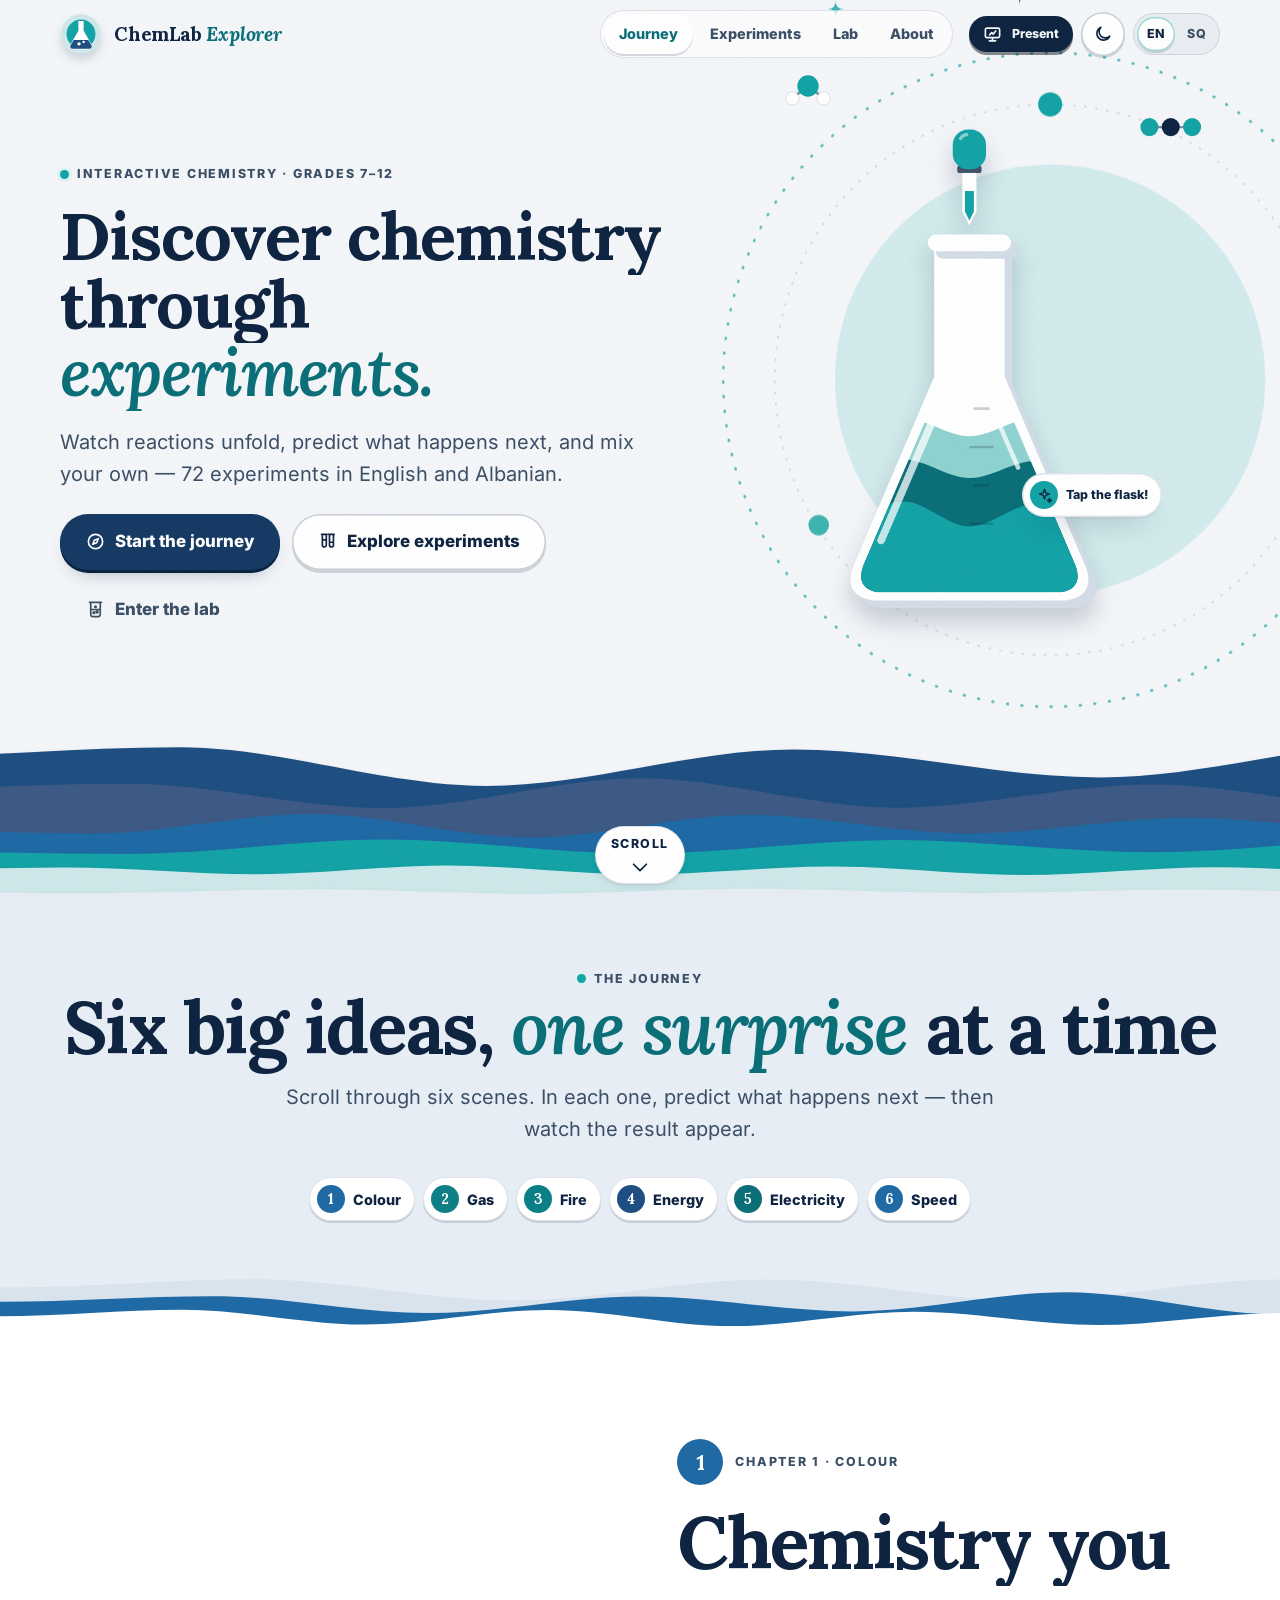
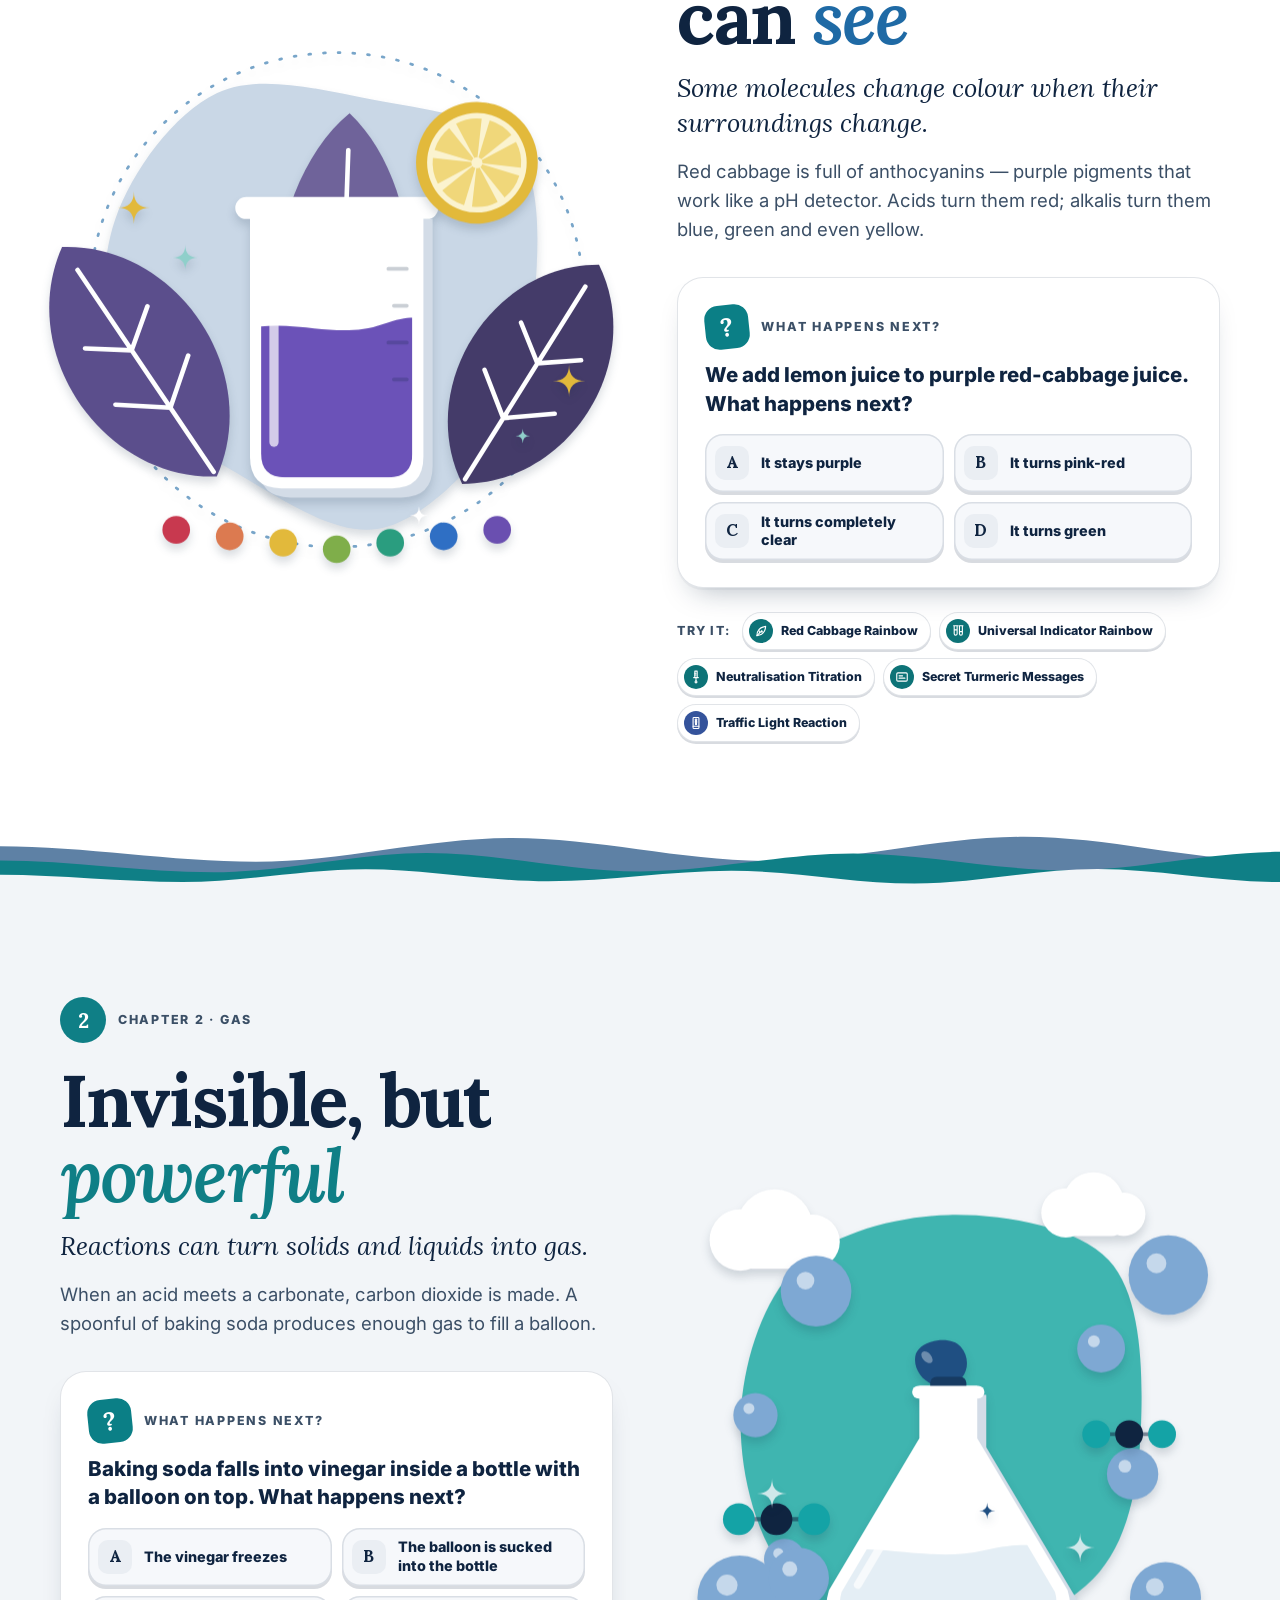
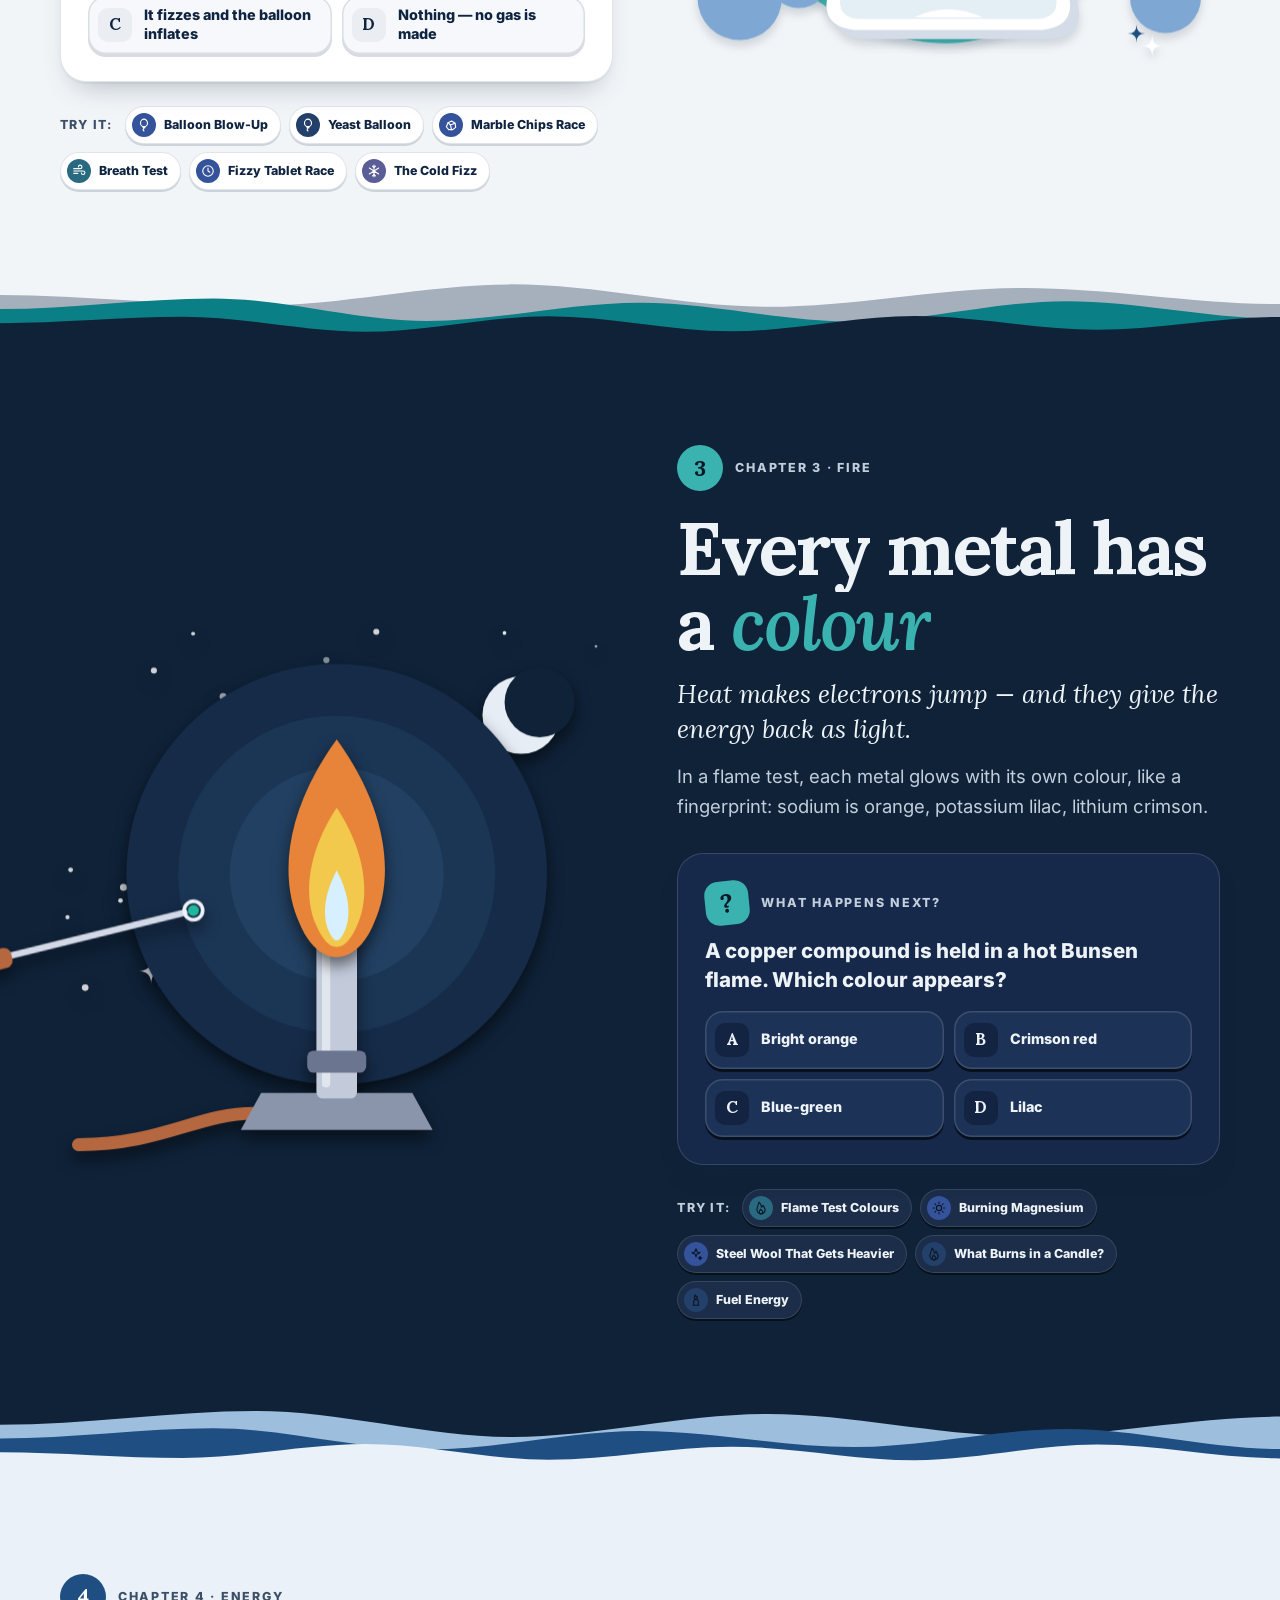
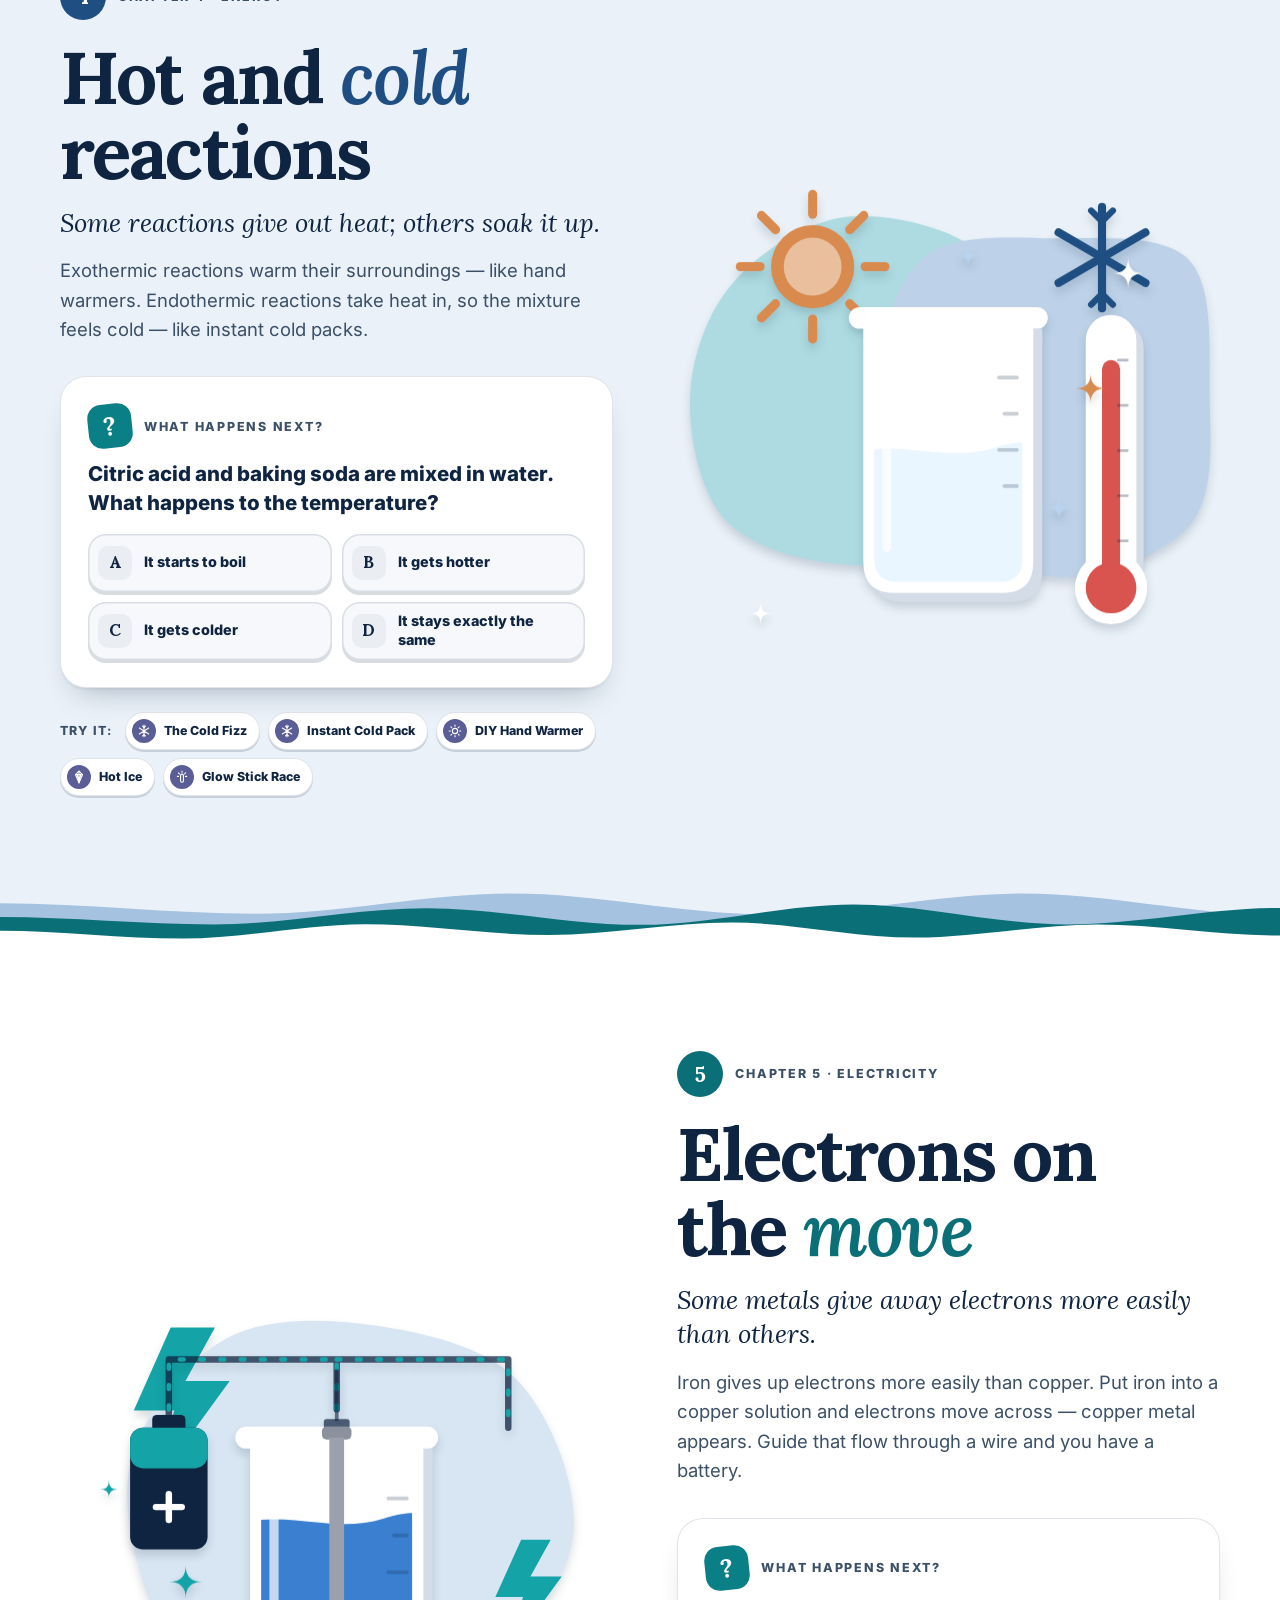
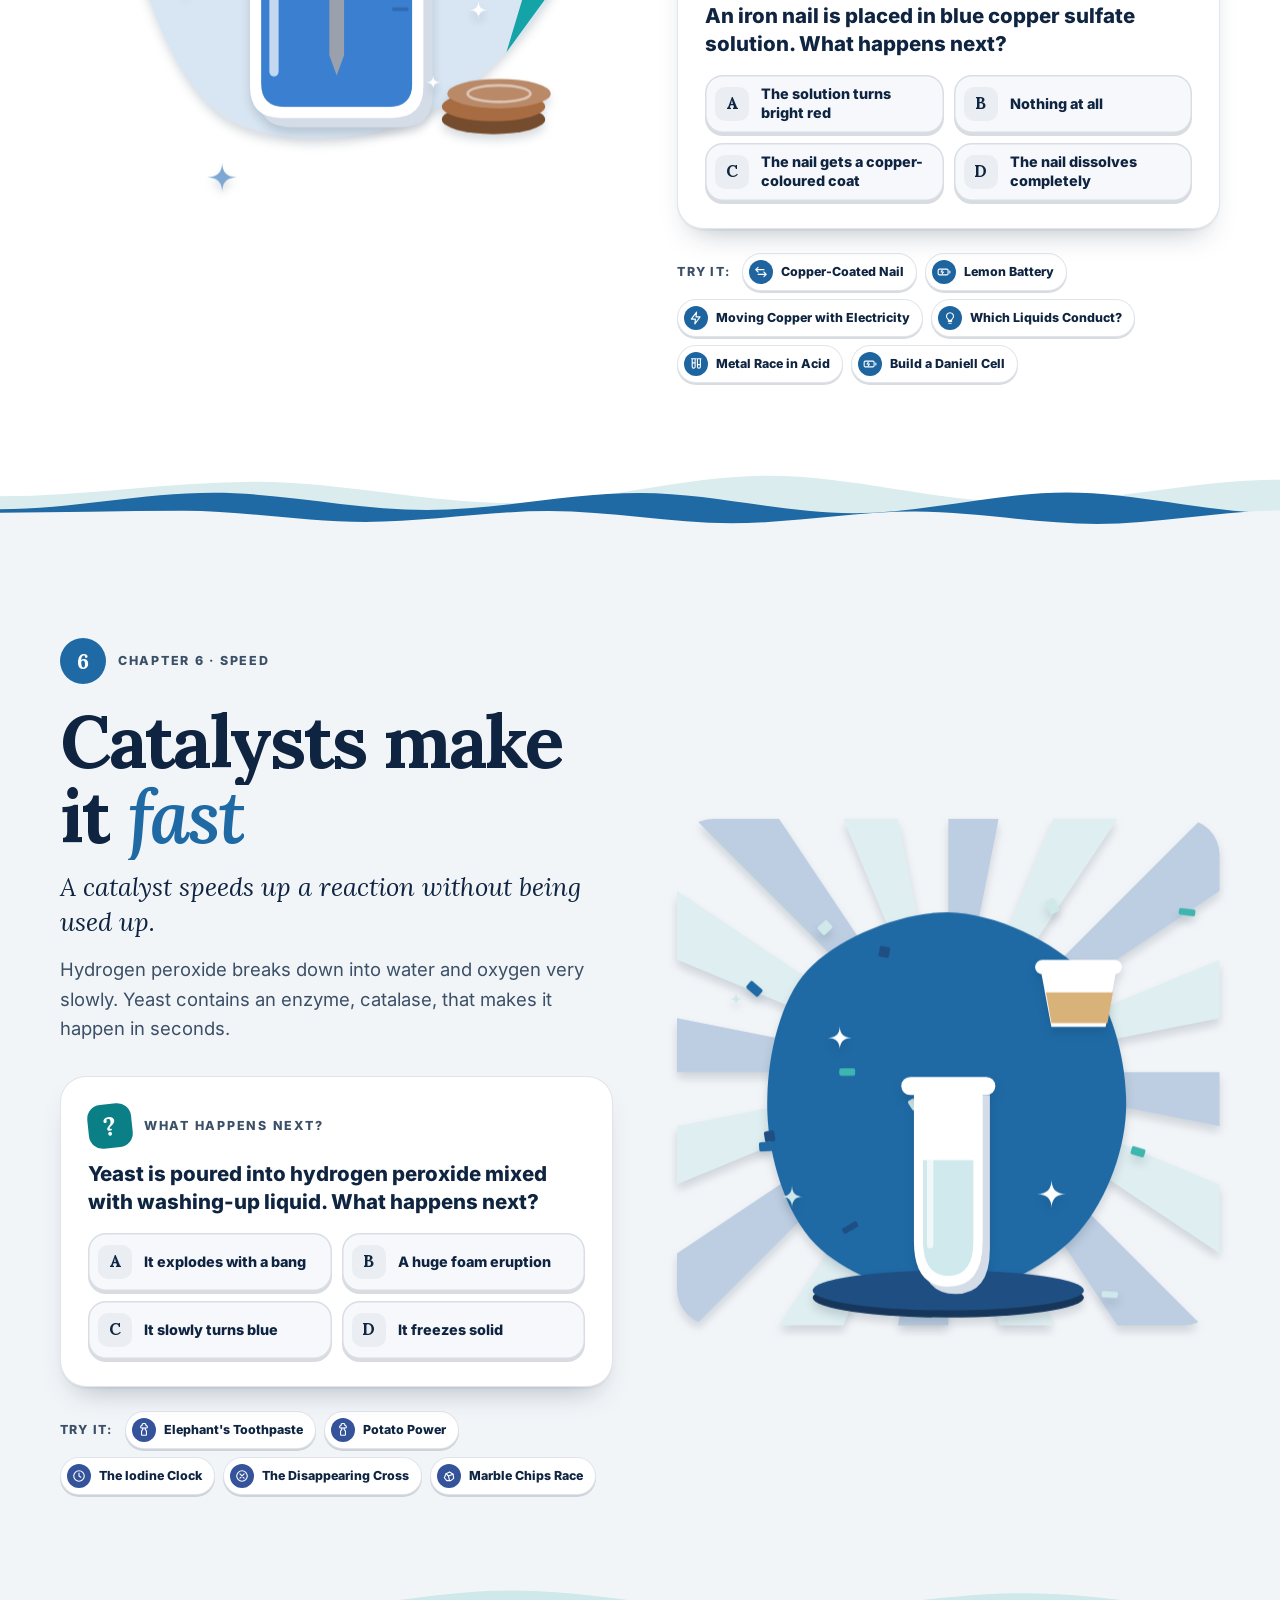
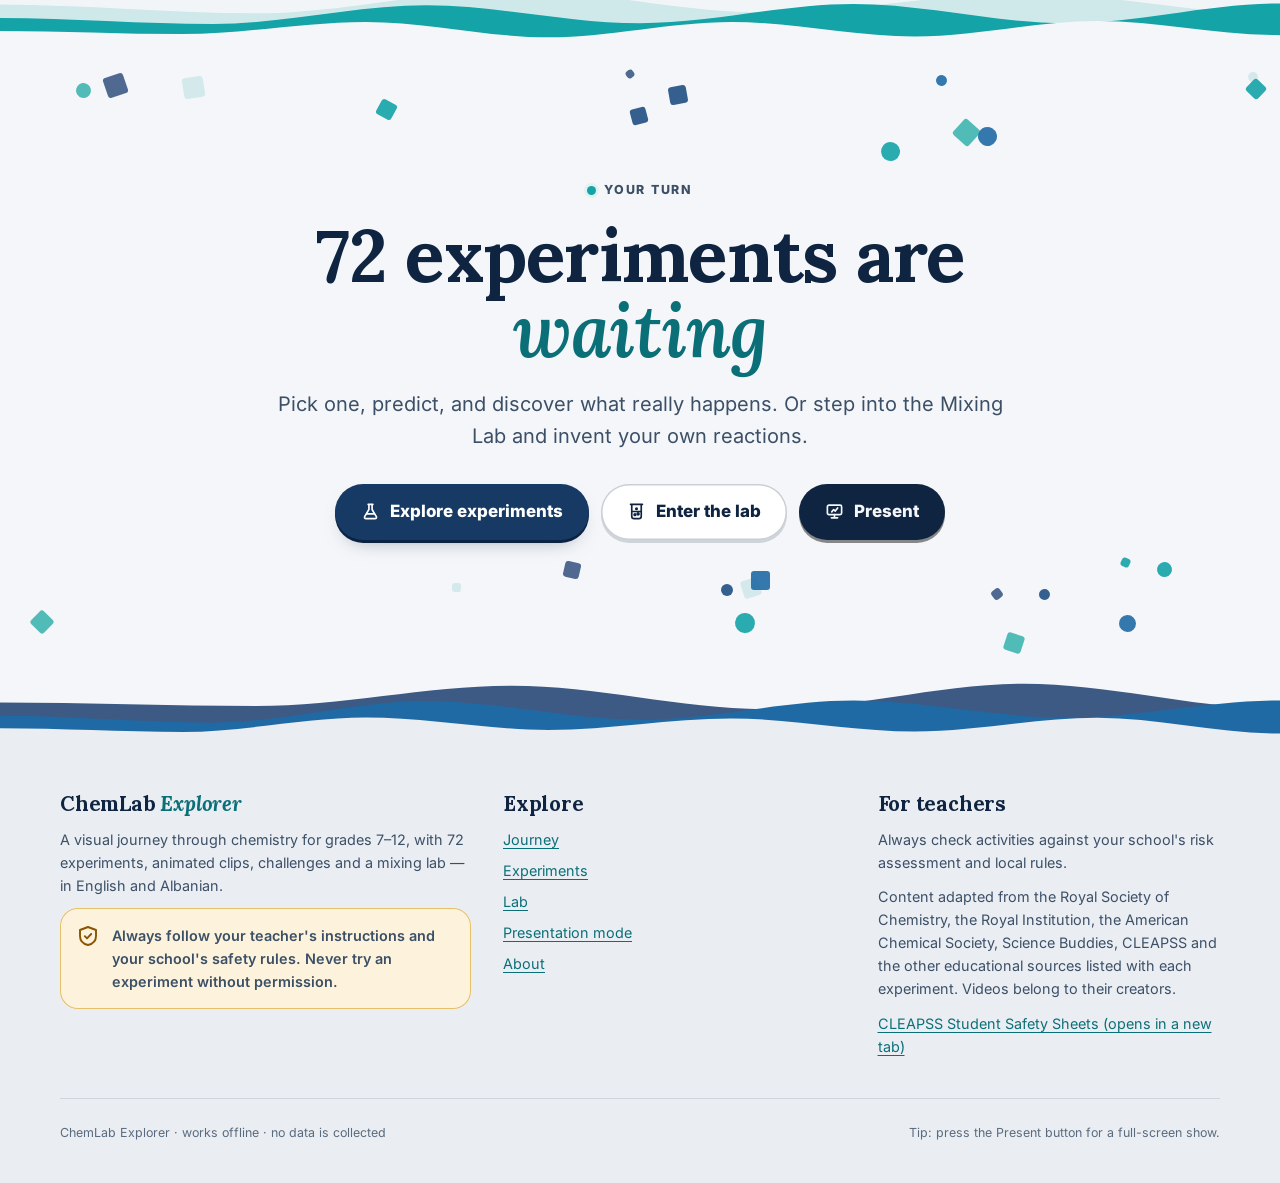
<file: index.html>
<!DOCTYPE html>
<html lang="en">
<head>
<meta charset="utf-8">
<meta name="viewport" content="width=device-width, initial-scale=1">
<title>ChemLab Explorer</title>
<meta name="description" content="A visual journey through chemistry for grades 7–12: 72 experiments, animated demonstration clips, “What happens next?” challenges, a mixing lab game and a presentation mode — in English and Albanian.">
<meta name="color-scheme" content="light dark">
<meta name="theme-color" content="#f4f6f9" media="(prefers-color-scheme: light)">
<meta name="theme-color" content="#0c1626" media="(prefers-color-scheme: dark)">
<link rel="icon" href="images/icons/favicon.svg" type="image/svg+xml">
<!-- sets the theme and language before the page is drawn -->
<script src="js/boot.js"></script>
<link rel="stylesheet" href="css/fonts.css">
<link rel="stylesheet" href="css/variables.css">
<link rel="stylesheet" href="css/base.css">
<link rel="stylesheet" href="css/layout.css">
<link rel="stylesheet" href="css/components.css">
<link rel="stylesheet" href="css/home.css">
<link rel="stylesheet" href="css/responsive.css">
<link rel="stylesheet" href="css/animations.css">
</head>
<body data-page="home" data-root="">
<!-- the icon set (images/icons/) is put into the page here -->
<script src="js/icons.js"></script>
<a class="skip" href="#main" data-i18n="skip">Skip to content</a>

<!-- ================= APP BAR ================= -->
<header class="appbar">
  <div class="container">
    <a class="brand" href="index.html" data-nav="home" aria-label="ChemLab Explorer">
      <svg class="brand-mark" viewBox="0 0 64 64" aria-hidden="true" focusable="false"><use href="#i-brand"/></svg>
      <span class="brand-name">ChemLab <i>Explorer</i></span>
    </a>
    <nav class="nav" aria-label="Main" data-i18n-label="navMain">
      <a href="index.html#journey" data-nav="home" data-section="journey" data-i18n="navJourney" aria-current="page">Journey</a>
      <a href="pages/experiments.html" data-nav="experiments" data-i18n="navExperiments">Experiments</a>
      <a href="pages/lab.html" data-nav="lab" data-i18n="navLab">Lab</a>
      <a href="pages/about.html" data-nav="about" data-i18n="navAbout">About</a>
    </nav>
    <div class="bar-tools">
      <a class="btn btn-sm btn-ink present-btn" href="pages/present.html" data-present="0"><svg class="ic" aria-hidden="true" focusable="false"><use href="#i-present"/></svg><span class="lbl" data-i18n="present">Present</span></a>
      <button type="button" class="icon-btn" data-theme-btn></button>
      <div class="seg" role="group" aria-label="Language" data-i18n-label="language">
        <button type="button" data-lang="en" aria-pressed="true" lang="en" title="English">EN</button>
        <button type="button" data-lang="sq" aria-pressed="false" lang="sq" title="Shqip">SQ</button>
      </div>
      <button type="button" class="icon-btn menu-btn" id="menu-btn" aria-expanded="false" aria-controls="menu" data-i18n-label="menu"><svg class="ic" aria-hidden="true" focusable="false"><use href="#i-menu"/></svg></button>
    </div>
  </div>
</header>
<div class="menu" id="menu">
  <a href="index.html#journey" data-nav="home" data-section="journey" aria-current="page"><svg class="ic" aria-hidden="true" focusable="false"><use href="#i-compass"/></svg><span data-i18n="navJourney">Journey</span></a>
  <a href="pages/experiments.html" data-nav="experiments"><svg class="ic" aria-hidden="true" focusable="false"><use href="#i-tubes"/></svg><span data-i18n="navExperiments">Experiments</span></a>
  <a href="pages/lab.html" data-nav="lab"><svg class="ic" aria-hidden="true" focusable="false"><use href="#i-beaker"/></svg><span data-i18n="navLab">Lab</span></a>
  <a href="pages/about.html" data-nav="about"><svg class="ic" aria-hidden="true" focusable="false"><use href="#i-info"/></svg><span data-i18n="navAbout">About</span></a>
  <a href="pages/present.html" data-present="0"><svg class="ic" aria-hidden="true" focusable="false"><use href="#i-present"/></svg><span data-i18n="presentMode">Presentation mode</span></a>
</div>

<!-- ================= OPENING ================= -->
<section class="opening" id="top" aria-labelledby="op-title">
  <div class="op-art" aria-hidden="true"></div>
  <div class="container op-inner">
    <div class="op-copy">
      <span class="eyebrow"><span class="dot" aria-hidden="true"></span><span data-i18n="opKicker">Interactive chemistry · grades 7–12</span></span>
      <h1 class="display op-title" id="op-title">Discover chemistry through experiments.</h1>
      <p class="lead" data-i18n="opLead"></p>
      <div class="op-ctas">
        <a class="btn btn-primary btn-lg" href="#journey" data-goto="journey"><svg class="ic" aria-hidden="true" focusable="false"><use href="#i-compass"/></svg><span data-i18n="ctaJourney">Start the journey</span></a>
        <a class="btn btn-lg" href="pages/experiments.html" data-nav="experiments"><svg class="ic" aria-hidden="true" focusable="false"><use href="#i-tubes"/></svg><span data-i18n="ctaExplore">Explore experiments</span></a>
        <a class="btn btn-lg btn-ghost" href="pages/lab.html" data-nav="lab"><svg class="ic" aria-hidden="true" focusable="false"><use href="#i-beaker"/></svg><span data-i18n="ctaLab">Enter the lab</span></a>
      </div>
    </div>
  </div>
  <button type="button" class="op-flask-btn" data-i18n-label="tapFlaskLabel"></button>
  <button type="button" class="op-tap"><span class="t-ico" aria-hidden="true"><svg class="ic" aria-hidden="true" focusable="false"><use href="#i-sparkle"/></svg></span><span data-i18n="tapFlask">Tap the flask!</span></button>
  <a class="scroll-cue" href="#journey" data-goto="journey"><span data-i18n="scroll">Scroll</span><svg class="ic cue-down" aria-hidden="true" focusable="false"><use href="#i-chev-r"/></svg></a>
</section>

<!-- on phones the text sits below the artwork, so a wave band leads into the journey -->
<div class="edge-band band-intro" data-band="intro"></div>

<main id="main">
<!-- ================= JOURNEY (scenes are drawn by js/home.js) ================= -->
<div id="journey"></div>
</main>

<!-- ================= FOOTER ================= -->
<div class="edge-band band-footer" data-band="foot-edge"></div>
<footer class="footer">
  <div class="container">
    <div class="foot-grid">
      <div><h3 class="foot-brand">ChemLab <i>Explorer</i></h3><p data-i18n="footAbout"></p>
        <p class="safety-note"><svg class="ic" aria-hidden="true" focusable="false"><use href="#i-shield"/></svg><span data-i18n="safetyStrip"></span></p></div>
      <div><h3 data-i18n="footExplore">Explore</h3><ul>
        <li><a href="index.html#journey" data-nav="home" data-section="journey" data-i18n="navJourney">Journey</a></li>
        <li><a href="pages/experiments.html" data-nav="experiments" data-i18n="navExperiments">Experiments</a></li>
        <li><a href="pages/lab.html" data-nav="lab" data-i18n="navLab">Lab</a></li>
        <li><a href="pages/present.html" data-present="0" data-i18n="presentMode">Presentation mode</a></li>
        <li><a href="pages/about.html" data-nav="about" data-i18n="navAbout">About</a></li></ul></div>
      <div><h3 data-i18n="footTeachers">For teachers</h3><p data-i18n="teacherNote"></p><p data-i18n="footerNote"></p>
        <p><a href="https://science.cleapss.org.uk/Resource-Info/Student-Safety-Sheets.aspx" target="_blank" rel="noopener noreferrer" data-i18n="cleapssLink">CLEAPSS Student Safety Sheets</a></p></div>
    </div>
    <div class="foot-bottom"><span data-i18n="footBottom"></span><span data-i18n="footKeys"></span></div>
  </div>
</footer>

<div class="wipe" id="wipe" aria-hidden="true"><i></i><i></i><i></i><i></i></div>
<div class="toast" id="toast" role="status"></div>
<div id="live" class="sr-only" aria-live="polite"></div>
<noscript><p class="noscript-msg">ChemLab Explorer needs JavaScript. Please allow JavaScript, or open this page in a modern browser (Chrome, Edge, Firefox or Safari).</p></noscript>

<!-- ================= SCRIPTS (data first, then the parts this page uses) ================= -->
<script src="js/data/ui-text.js"></script>
<script src="js/data/experiments-core.js"></script>
<script src="js/data/experiments-junior.js"></script>
<script src="js/data/experiments-senior-a.js"></script>
<script src="js/data/experiments-senior-b.js"></script>
<script src="js/data/experiments-extra.js"></script>
<script src="js/data/clip-captions.js"></script>
<script src="js/data/videos.js"></script>
<script src="js/data/catalog.js"></script>
<script src="js/data/journey.js"></script>
<script src="js/app.js"></script>
<script src="js/artwork.js"></script>
<script src="js/artwork-scenes.js"></script>
<script src="js/challenge.js"></script>
<script src="js/home.js"></script>
<script src="js/main.js"></script>
</body>
</html>
</file>
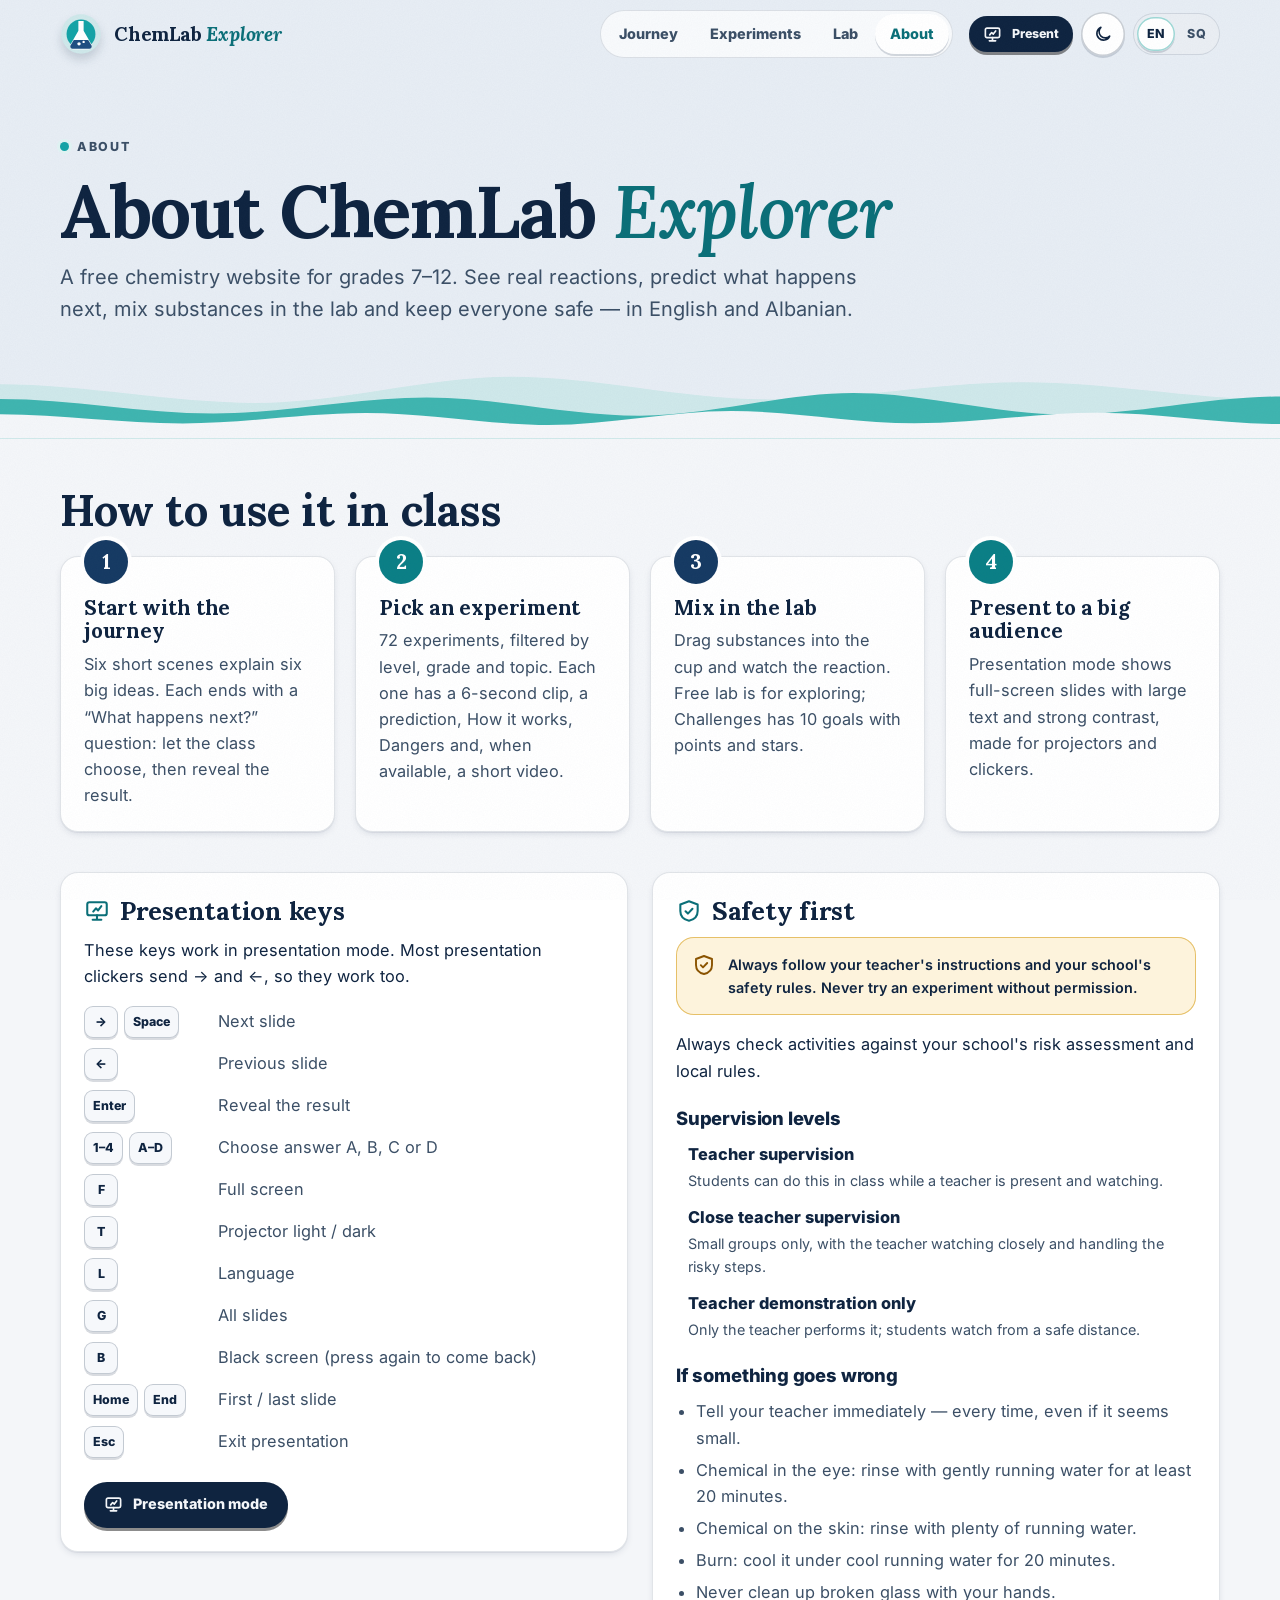
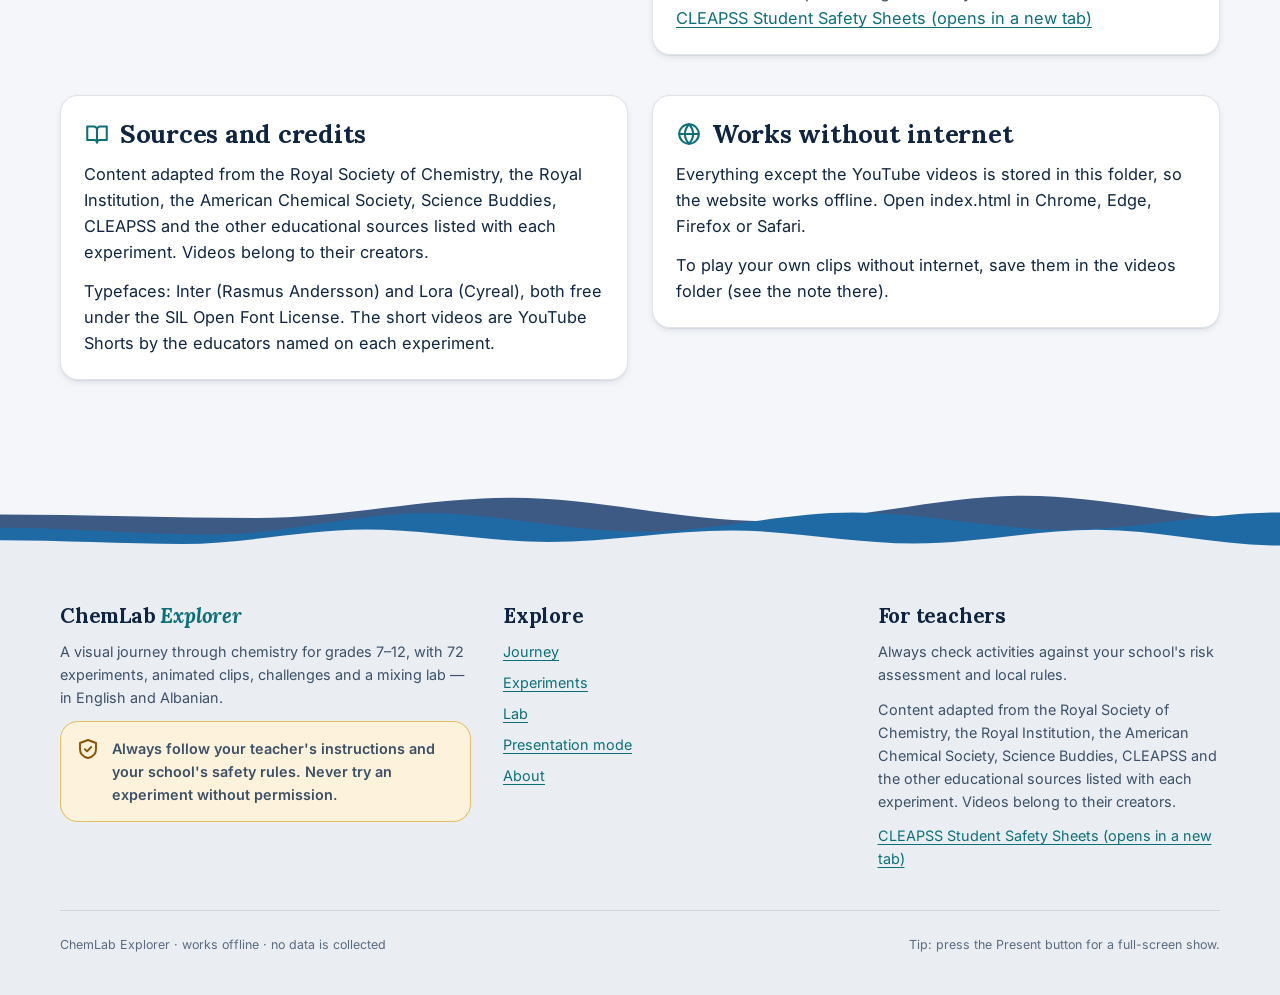
<file: pages/about.html>
<!DOCTYPE html>
<html lang="en">
<head>
<meta charset="utf-8">
<meta name="viewport" content="width=device-width, initial-scale=1">
<title>About · ChemLab Explorer</title>
<meta name="description" content="How to use ChemLab Explorer in class, presentation keys, safety and credits.">
<meta name="color-scheme" content="light dark">
<meta name="theme-color" content="#f4f6f9" media="(prefers-color-scheme: light)">
<meta name="theme-color" content="#0c1626" media="(prefers-color-scheme: dark)">
<link rel="icon" href="../images/icons/favicon.svg" type="image/svg+xml">
<!-- sets the theme and language before the page is drawn -->
<script src="../js/boot.js"></script>
<link rel="stylesheet" href="../css/fonts.css">
<link rel="stylesheet" href="../css/variables.css">
<link rel="stylesheet" href="../css/base.css">
<link rel="stylesheet" href="../css/layout.css">
<link rel="stylesheet" href="../css/about.css">
<link rel="stylesheet" href="../css/responsive.css">
<link rel="stylesheet" href="../css/animations.css">
</head>
<body data-page="about" data-root="../" data-title-key="navAbout">
<!-- the icon set (images/icons/) is put into the page here -->
<script src="../js/icons.js"></script>
<a class="skip" href="#main" data-i18n="skip">Skip to content</a>

<!-- ================= APP BAR ================= -->
<header class="appbar">
  <div class="container">
    <a class="brand" href="../index.html" data-nav="home" aria-label="ChemLab Explorer">
      <svg class="brand-mark" viewBox="0 0 64 64" aria-hidden="true" focusable="false"><use href="#i-brand"/></svg>
      <span class="brand-name">ChemLab <i>Explorer</i></span>
    </a>
    <nav class="nav" aria-label="Main" data-i18n-label="navMain">
      <a href="../index.html#journey" data-nav="home" data-section="journey" data-i18n="navJourney">Journey</a>
      <a href="experiments.html" data-nav="experiments" data-i18n="navExperiments">Experiments</a>
      <a href="lab.html" data-nav="lab" data-i18n="navLab">Lab</a>
      <a href="about.html" data-nav="about" data-i18n="navAbout" aria-current="page">About</a>
    </nav>
    <div class="bar-tools">
      <a class="btn btn-sm btn-ink present-btn" href="present.html" data-present="0"><svg class="ic" aria-hidden="true" focusable="false"><use href="#i-present"/></svg><span class="lbl" data-i18n="present">Present</span></a>
      <button type="button" class="icon-btn" data-theme-btn></button>
      <div class="seg" role="group" aria-label="Language" data-i18n-label="language">
        <button type="button" data-lang="en" aria-pressed="true" lang="en" title="English">EN</button>
        <button type="button" data-lang="sq" aria-pressed="false" lang="sq" title="Shqip">SQ</button>
      </div>
      <button type="button" class="icon-btn menu-btn" id="menu-btn" aria-expanded="false" aria-controls="menu" data-i18n-label="menu"><svg class="ic" aria-hidden="true" focusable="false"><use href="#i-menu"/></svg></button>
    </div>
  </div>
</header>
<div class="menu" id="menu">
  <a href="../index.html#journey" data-nav="home" data-section="journey"><svg class="ic" aria-hidden="true" focusable="false"><use href="#i-compass"/></svg><span data-i18n="navJourney">Journey</span></a>
  <a href="experiments.html" data-nav="experiments"><svg class="ic" aria-hidden="true" focusable="false"><use href="#i-tubes"/></svg><span data-i18n="navExperiments">Experiments</span></a>
  <a href="lab.html" data-nav="lab"><svg class="ic" aria-hidden="true" focusable="false"><use href="#i-beaker"/></svg><span data-i18n="navLab">Lab</span></a>
  <a href="about.html" data-nav="about" aria-current="page"><svg class="ic" aria-hidden="true" focusable="false"><use href="#i-info"/></svg><span data-i18n="navAbout">About</span></a>
  <a href="present.html" data-present="0"><svg class="ic" aria-hidden="true" focusable="false"><use href="#i-present"/></svg><span data-i18n="presentMode">Presentation mode</span></a>
</div>

<main id="main">
<!-- ================= ABOUT ================= -->
<section class="about" aria-labelledby="about-title">
  <div class="page-head about-hero">
    <div class="container">
      <span class="eyebrow"><span class="dot" aria-hidden="true"></span><span data-i18n="aboutKicker">About</span></span>
      <h1 class="display" id="about-title" data-i18n-html="aboutTitle">About ChemLab Explorer</h1>
      <p class="lead" data-i18n="aboutLead"></p>
    </div>
  </div>
  <div class="edge-band band-about" data-band="about-edge"></div>
  <div class="about-body">
    <div class="container">

      <h2 class="about-h" data-i18n="aboutUseTitle">How to use it in class</h2>
      <ol class="use-grid">
        <li class="card"><span class="use-n">1</span><h3 data-i18n="aboutUse1T"></h3><p data-i18n="aboutUse1"></p></li>
        <li class="card"><span class="use-n">2</span><h3 data-i18n="aboutUse2T"></h3><p data-i18n="aboutUse2"></p></li>
        <li class="card"><span class="use-n">3</span><h3 data-i18n="aboutUse3T"></h3><p data-i18n="aboutUse3"></p></li>
        <li class="card"><span class="use-n">4</span><h3 data-i18n="aboutUse4T"></h3><p data-i18n="aboutUse4"></p></li>
      </ol>

      <div class="about-2">
        <section class="card" aria-labelledby="keys-title">
          <h2 class="about-h2" id="keys-title"><svg class="ic" aria-hidden="true" focusable="false"><use href="#i-present"/></svg><span data-i18n="aboutKeysTitle">Presentation keys</span></h2>
          <p class="hint" data-i18n="aboutKeysLead"></p>
          <ul class="keys-list">
            <li><span class="keys"><kbd>→</kbd><kbd>Space</kbd></span><span data-i18n="nextSlide"></span></li>
            <li><span class="keys"><kbd>←</kbd></span><span data-i18n="prevSlide"></span></li>
            <li><span class="keys"><kbd>Enter</kbd></span><span data-i18n="whnReveal"></span></li>
            <li><span class="keys"><kbd>1–4</kbd><kbd>A–D</kbd></span><span data-i18n="keyChoose"></span></li>
            <li><span class="keys"><kbd>F</kbd></span><span data-i18n="pvFull"></span></li>
            <li><span class="keys"><kbd>T</kbd></span><span data-i18n="pvTheme"></span></li>
            <li><span class="keys"><kbd>L</kbd></span><span data-i18n="language"></span></li>
            <li><span class="keys"><kbd>G</kbd></span><span data-i18n="pvAllSlides"></span></li>
            <li><span class="keys"><kbd>B</kbd></span><span data-i18n="keyBlack"></span></li>
            <li><span class="keys"><kbd>Home</kbd><kbd>End</kbd></span><span data-i18n="keyStart"></span></li>
            <li><span class="keys"><kbd>Esc</kbd></span><span data-i18n="pvExit"></span></li>
          </ul>
          <a class="btn btn-ink" href="present.html" data-present="0"><svg class="ic" aria-hidden="true" focusable="false"><use href="#i-present"/></svg><span data-i18n="presentMode">Presentation mode</span></a>
        </section>

        <section class="card" aria-labelledby="safety-title">
          <h2 class="about-h2" id="safety-title"><svg class="ic" aria-hidden="true" focusable="false"><use href="#i-shield"/></svg><span data-i18n="aboutSafetyTitle">Safety first</span></h2>
          <p class="safety-note"><svg class="ic" aria-hidden="true" focusable="false"><use href="#i-shield"/></svg><span data-i18n="safetyStrip"></span></p>
          <p data-i18n="teacherNote"></p>
          <h3 class="about-h3" data-i18n="aboutSupTitle">Supervision levels</h3>
          <ul class="sup-list">
            <li><span class="sup-dot sup-supervised" aria-hidden="true"></span><div><b data-i18n="sup_supervised"></b><p data-i18n="supd_supervised"></p></div></li>
            <li><span class="sup-dot sup-close" aria-hidden="true"></span><div><b data-i18n="sup_close"></b><p data-i18n="supd_close"></p></div></li>
            <li><span class="sup-dot sup-demo" aria-hidden="true"></span><div><b data-i18n="sup_demo"></b><p data-i18n="supd_demo"></p></div></li>
          </ul>
          <h3 class="about-h3" data-i18n="emergencyTitle">If something goes wrong</h3>
          <ul class="emergency-list" id="emergency-list"></ul>
          <p><a href="https://science.cleapss.org.uk/Resource-Info/Student-Safety-Sheets.aspx" target="_blank" rel="noopener noreferrer" data-i18n="cleapssLink">CLEAPSS Student Safety Sheets</a></p>
        </section>
      </div>

      <div class="about-2">
        <section class="card" aria-labelledby="src-title">
          <h2 class="about-h2" id="src-title"><svg class="ic" aria-hidden="true" focusable="false"><use href="#i-book"/></svg><span data-i18n="aboutSourcesTitle">Sources and credits</span></h2>
          <p data-i18n="footerNote"></p>
          <p data-i18n="aboutCredits"></p>
        </section>
        <section class="card" aria-labelledby="off-title">
          <h2 class="about-h2" id="off-title"><svg class="ic" aria-hidden="true" focusable="false"><use href="#i-globe"/></svg><span data-i18n="aboutOfflineTitle">Works without internet</span></h2>
          <p data-i18n="aboutOffline"></p>
          <p data-i18n="aboutVideosNote"></p>
        </section>
      </div>
    </div>
  </div>
</section>
</main>

<!-- ================= FOOTER ================= -->
<div class="edge-band band-footer" data-band="foot-edge"></div>
<footer class="footer">
  <div class="container">
    <div class="foot-grid">
      <div><h3 class="foot-brand">ChemLab <i>Explorer</i></h3><p data-i18n="footAbout"></p>
        <p class="safety-note"><svg class="ic" aria-hidden="true" focusable="false"><use href="#i-shield"/></svg><span data-i18n="safetyStrip"></span></p></div>
      <div><h3 data-i18n="footExplore">Explore</h3><ul>
        <li><a href="../index.html#journey" data-nav="home" data-section="journey" data-i18n="navJourney">Journey</a></li>
        <li><a href="experiments.html" data-nav="experiments" data-i18n="navExperiments">Experiments</a></li>
        <li><a href="lab.html" data-nav="lab" data-i18n="navLab">Lab</a></li>
        <li><a href="present.html" data-present="0" data-i18n="presentMode">Presentation mode</a></li>
        <li><a href="about.html" data-nav="about" data-i18n="navAbout">About</a></li></ul></div>
      <div><h3 data-i18n="footTeachers">For teachers</h3><p data-i18n="teacherNote"></p><p data-i18n="footerNote"></p>
        <p><a href="https://science.cleapss.org.uk/Resource-Info/Student-Safety-Sheets.aspx" target="_blank" rel="noopener noreferrer" data-i18n="cleapssLink">CLEAPSS Student Safety Sheets</a></p></div>
    </div>
    <div class="foot-bottom"><span data-i18n="footBottom"></span><span data-i18n="footKeys"></span></div>
  </div>
</footer>

<div class="wipe" id="wipe" aria-hidden="true"><i></i><i></i><i></i><i></i></div>
<div class="toast" id="toast" role="status"></div>
<div id="live" class="sr-only" aria-live="polite"></div>
<noscript><p class="noscript-msg">ChemLab Explorer needs JavaScript. Please allow JavaScript, or open this page in a modern browser (Chrome, Edge, Firefox or Safari).</p></noscript>

<!-- ================= SCRIPTS (data first, then the parts this page uses) ================= -->
<script src="../js/data/ui-text.js"></script>
<script src="../js/app.js"></script>
<script src="../js/artwork.js"></script>
<script src="../js/about.js"></script>
<script src="../js/main.js"></script>
</body>
</html>
</file>
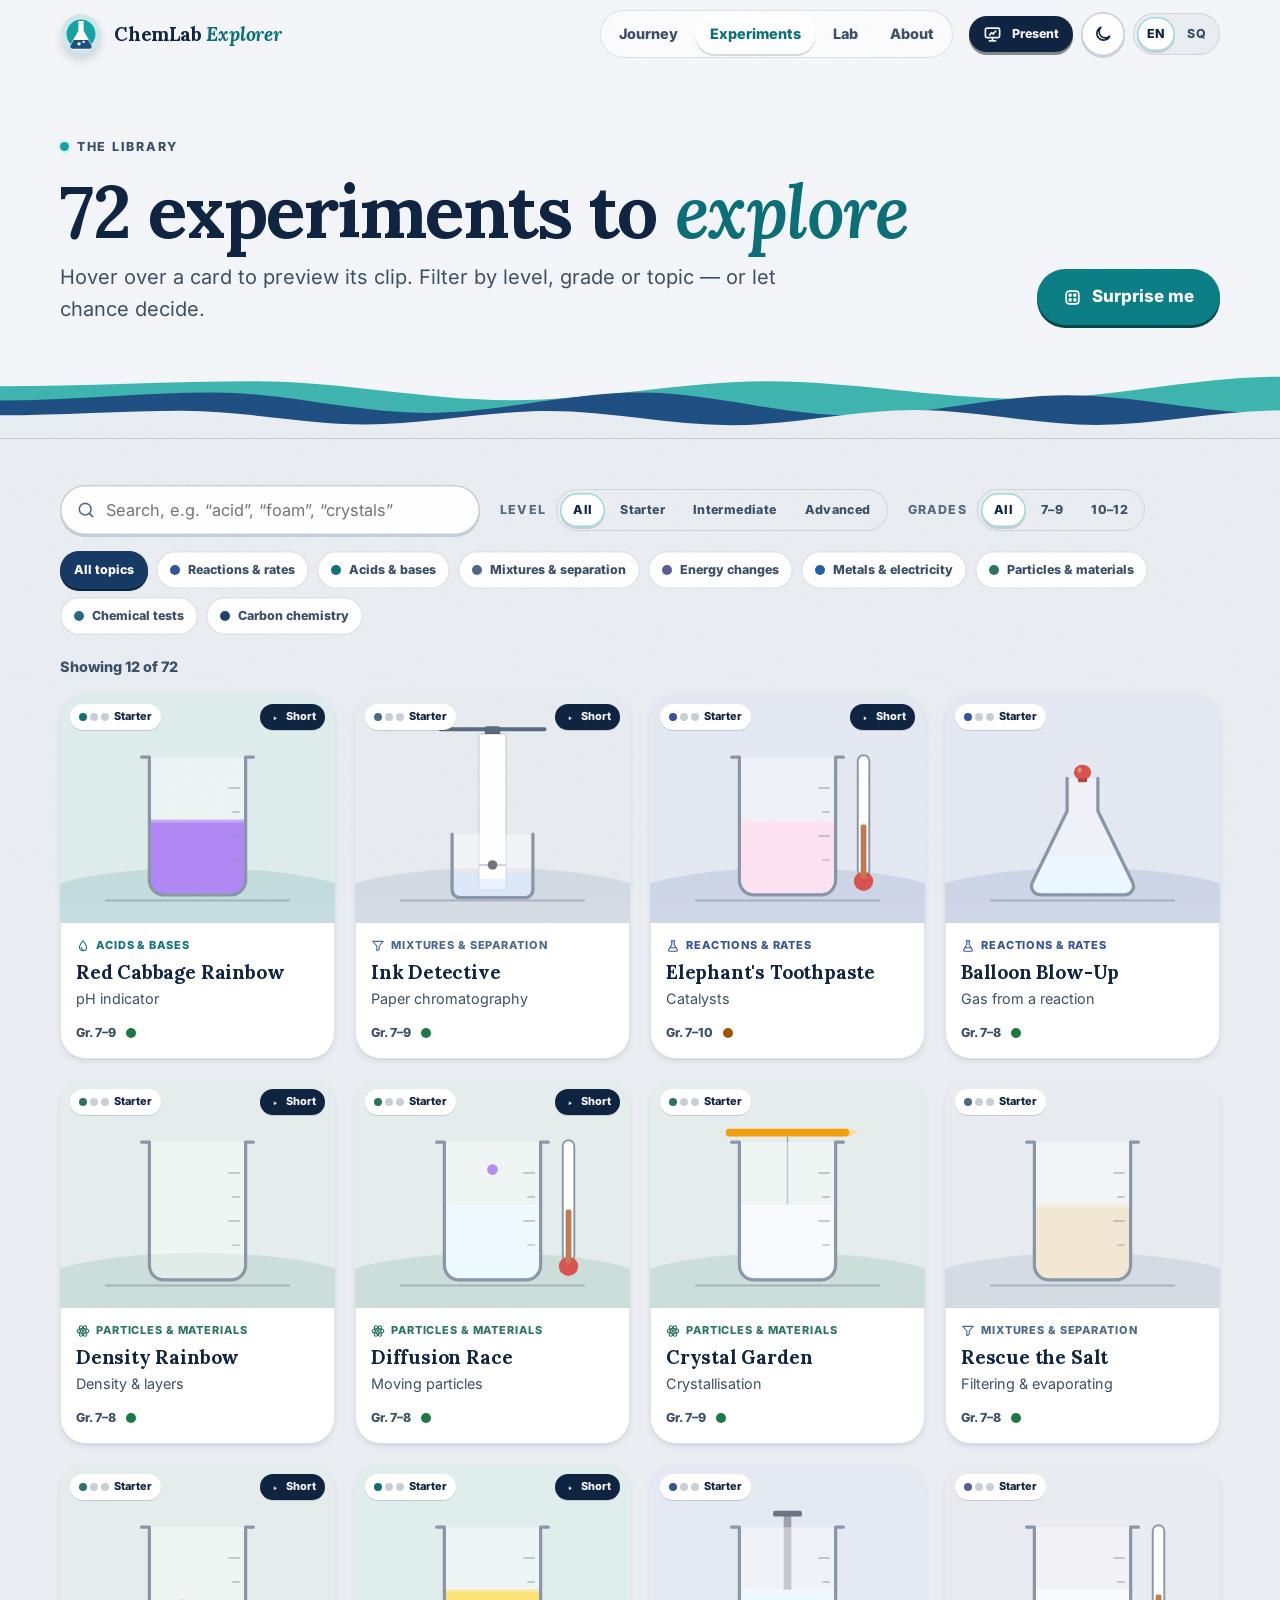
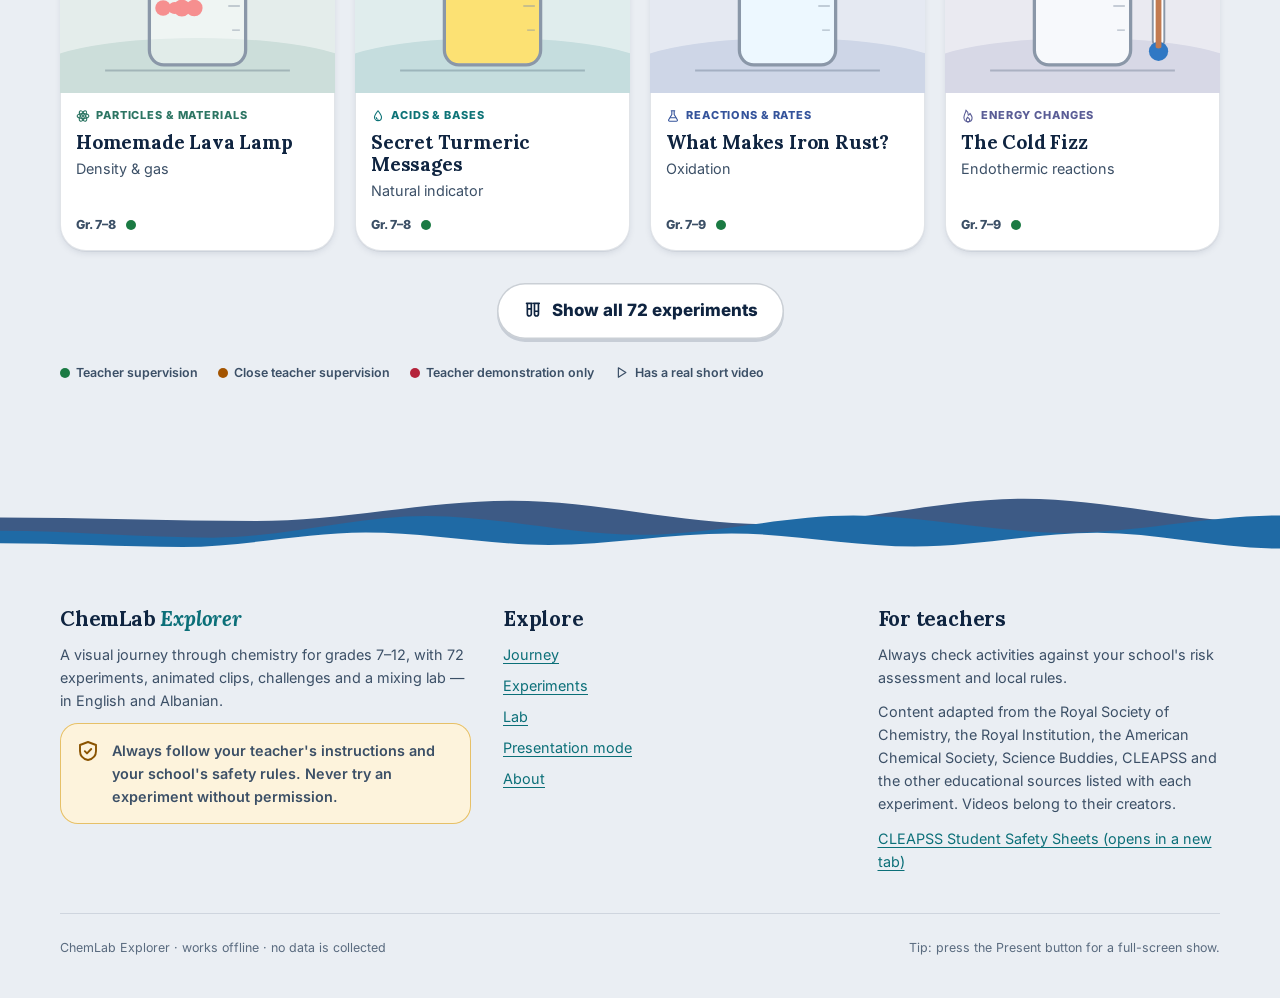
<file: pages/experiments.html>
<!DOCTYPE html>
<html lang="en">
<head>
<meta charset="utf-8">
<meta name="viewport" content="width=device-width, initial-scale=1">
<title>Experiments · ChemLab Explorer</title>
<meta name="description" content="72 chemistry experiments for grades 7–12 with animated clips, predictions, safety notes and short videos.">
<meta name="color-scheme" content="light dark">
<meta name="theme-color" content="#f4f6f9" media="(prefers-color-scheme: light)">
<meta name="theme-color" content="#0c1626" media="(prefers-color-scheme: dark)">
<link rel="icon" href="../images/icons/favicon.svg" type="image/svg+xml">
<!-- sets the theme and language before the page is drawn -->
<script src="../js/boot.js"></script>
<link rel="stylesheet" href="../css/fonts.css">
<link rel="stylesheet" href="../css/variables.css">
<link rel="stylesheet" href="../css/base.css">
<link rel="stylesheet" href="../css/layout.css">
<link rel="stylesheet" href="../css/components.css">
<link rel="stylesheet" href="../css/library.css">
<link rel="stylesheet" href="../css/experiment.css">
<link rel="stylesheet" href="../css/demos.css">
<link rel="stylesheet" href="../css/responsive.css">
<link rel="stylesheet" href="../css/animations.css">
</head>
<body data-page="experiments" data-root="../" data-title-key="navExperiments">
<!-- the icon set (images/icons/) is put into the page here -->
<script src="../js/icons.js"></script>
<a class="skip" href="#main" data-i18n="skip">Skip to content</a>

<!-- ================= APP BAR ================= -->
<header class="appbar">
  <div class="container">
    <a class="brand" href="../index.html" data-nav="home" aria-label="ChemLab Explorer">
      <svg class="brand-mark" viewBox="0 0 64 64" aria-hidden="true" focusable="false"><use href="#i-brand"/></svg>
      <span class="brand-name">ChemLab <i>Explorer</i></span>
    </a>
    <nav class="nav" aria-label="Main" data-i18n-label="navMain">
      <a href="../index.html#journey" data-nav="home" data-section="journey" data-i18n="navJourney">Journey</a>
      <a href="experiments.html" data-nav="experiments" data-i18n="navExperiments" aria-current="page">Experiments</a>
      <a href="lab.html" data-nav="lab" data-i18n="navLab">Lab</a>
      <a href="about.html" data-nav="about" data-i18n="navAbout">About</a>
    </nav>
    <div class="bar-tools">
      <a class="btn btn-sm btn-ink present-btn" href="present.html" data-present="0"><svg class="ic" aria-hidden="true" focusable="false"><use href="#i-present"/></svg><span class="lbl" data-i18n="present">Present</span></a>
      <button type="button" class="icon-btn" data-theme-btn></button>
      <div class="seg" role="group" aria-label="Language" data-i18n-label="language">
        <button type="button" data-lang="en" aria-pressed="true" lang="en" title="English">EN</button>
        <button type="button" data-lang="sq" aria-pressed="false" lang="sq" title="Shqip">SQ</button>
      </div>
      <button type="button" class="icon-btn menu-btn" id="menu-btn" aria-expanded="false" aria-controls="menu" data-i18n-label="menu"><svg class="ic" aria-hidden="true" focusable="false"><use href="#i-menu"/></svg></button>
    </div>
  </div>
</header>
<div class="menu" id="menu">
  <a href="../index.html#journey" data-nav="home" data-section="journey"><svg class="ic" aria-hidden="true" focusable="false"><use href="#i-compass"/></svg><span data-i18n="navJourney">Journey</span></a>
  <a href="experiments.html" data-nav="experiments" aria-current="page"><svg class="ic" aria-hidden="true" focusable="false"><use href="#i-tubes"/></svg><span data-i18n="navExperiments">Experiments</span></a>
  <a href="lab.html" data-nav="lab"><svg class="ic" aria-hidden="true" focusable="false"><use href="#i-beaker"/></svg><span data-i18n="navLab">Lab</span></a>
  <a href="about.html" data-nav="about"><svg class="ic" aria-hidden="true" focusable="false"><use href="#i-info"/></svg><span data-i18n="navAbout">About</span></a>
  <a href="present.html" data-present="0"><svg class="ic" aria-hidden="true" focusable="false"><use href="#i-present"/></svg><span data-i18n="presentMode">Presentation mode</span></a>
</div>

<div id="list-view">
<main id="main">
<!-- ================= LIBRARY ================= -->
<section class="library" id="library" aria-labelledby="lib-title">
  <div class="page-head lib-hero">
    <div class="container lib-head">
      <div><span class="eyebrow"><span class="dot" aria-hidden="true"></span><span data-i18n="libKicker">The library</span></span>
        <h1 class="display" id="lib-title" data-i18n-html="libTitle">Experiments</h1>
        <p class="lead" data-i18n="libLead"></p></div>
      <button type="button" class="btn btn-sun btn-lg" id="surprise"><svg class="ic" aria-hidden="true" focusable="false"><use href="#i-dice"/></svg><span data-i18n="surprise">Surprise me</span></button>
    </div>
  </div>
  <div class="edge-band band-library" data-band="lib-edge"></div>
  <div class="lib-body">
    <div class="container">
      <div class="lib-tools">
        <label class="search"><span class="sr-only" data-i18n="search">Search experiments</span>
          <svg class="ic" aria-hidden="true" focusable="false"><use href="#i-search"/></svg>
          <input type="search" id="lib-search" autocomplete="off" data-i18n-ph="searchPlaceholder"></label>
        <div class="filter"><span class="filter-lbl" id="lv-lbl" data-i18n="filterLevel">Level</span><div class="seg" role="group" aria-labelledby="lv-lbl" id="lv-seg"></div></div>
        <div class="filter"><span class="filter-lbl" id="gr-lbl" data-i18n="filterGrade">Grades</span><div class="seg" role="group" aria-labelledby="gr-lbl" id="gr-seg"></div></div>
      </div>
      <div class="lib-chips" role="group" id="topic-chips" data-i18n-label="filterTopic"></div>
      <p class="lib-count" id="lib-count" aria-live="polite"></p>
      <ul class="xgrid" id="xgrid"></ul>
      <div class="lib-more"><button type="button" class="btn btn-lg" id="lib-more" aria-expanded="false"></button></div>
      <div class="lib-legend"><span><i class="sup-dot sup-supervised"></i><span data-i18n="sup_supervised"></span></span><span><i class="sup-dot sup-close"></i><span data-i18n="sup_close"></span></span><span><i class="sup-dot sup-demo"></i><span data-i18n="sup_demo"></span></span><span><svg class="ic ic-sm" aria-hidden="true" focusable="false"><use href="#i-play"/></svg><span data-i18n="legendVideo"></span></span></div>
    </div>
  </div>
</section>
</main>
</div>

<!-- ================= ONE EXPERIMENT (drawn by js/experiment.js) ================= -->
<main id="exp-view" hidden tabindex="-1"></main>

<!-- ================= FOOTER ================= -->
<div class="edge-band band-footer" data-band="foot-edge"></div>
<footer class="footer">
  <div class="container">
    <div class="foot-grid">
      <div><h3 class="foot-brand">ChemLab <i>Explorer</i></h3><p data-i18n="footAbout"></p>
        <p class="safety-note"><svg class="ic" aria-hidden="true" focusable="false"><use href="#i-shield"/></svg><span data-i18n="safetyStrip"></span></p></div>
      <div><h3 data-i18n="footExplore">Explore</h3><ul>
        <li><a href="../index.html#journey" data-nav="home" data-section="journey" data-i18n="navJourney">Journey</a></li>
        <li><a href="experiments.html" data-nav="experiments" data-i18n="navExperiments">Experiments</a></li>
        <li><a href="lab.html" data-nav="lab" data-i18n="navLab">Lab</a></li>
        <li><a href="present.html" data-present="0" data-i18n="presentMode">Presentation mode</a></li>
        <li><a href="about.html" data-nav="about" data-i18n="navAbout">About</a></li></ul></div>
      <div><h3 data-i18n="footTeachers">For teachers</h3><p data-i18n="teacherNote"></p><p data-i18n="footerNote"></p>
        <p><a href="https://science.cleapss.org.uk/Resource-Info/Student-Safety-Sheets.aspx" target="_blank" rel="noopener noreferrer" data-i18n="cleapssLink">CLEAPSS Student Safety Sheets</a></p></div>
    </div>
    <div class="foot-bottom"><span data-i18n="footBottom"></span><span data-i18n="footKeys"></span></div>
  </div>
</footer>

<div class="wipe" id="wipe" aria-hidden="true"><i></i><i></i><i></i><i></i></div>
<div class="toast" id="toast" role="status"></div>
<div id="live" class="sr-only" aria-live="polite"></div>
<noscript><p class="noscript-msg">ChemLab Explorer needs JavaScript. Please allow JavaScript, or open this page in a modern browser (Chrome, Edge, Firefox or Safari).</p></noscript>

<!-- ================= SCRIPTS (data first, then the parts this page uses) ================= -->
<script src="../js/data/ui-text.js"></script>
<script src="../js/data/experiments-core.js"></script>
<script src="../js/data/experiments-junior.js"></script>
<script src="../js/data/experiments-senior-a.js"></script>
<script src="../js/data/experiments-senior-b.js"></script>
<script src="../js/data/experiments-extra.js"></script>
<script src="../js/data/clip-captions.js"></script>
<script src="../js/data/videos.js"></script>
<script src="../js/data/catalog.js"></script>
<script src="../js/app.js"></script>
<script src="../js/artwork.js"></script>
<script src="../js/demos.js"></script>
<script src="../js/challenge.js"></script>
<script src="../js/library.js"></script>
<script src="../js/experiment.js"></script>
<script src="../js/main.js"></script>
</body>
</html>
</file>
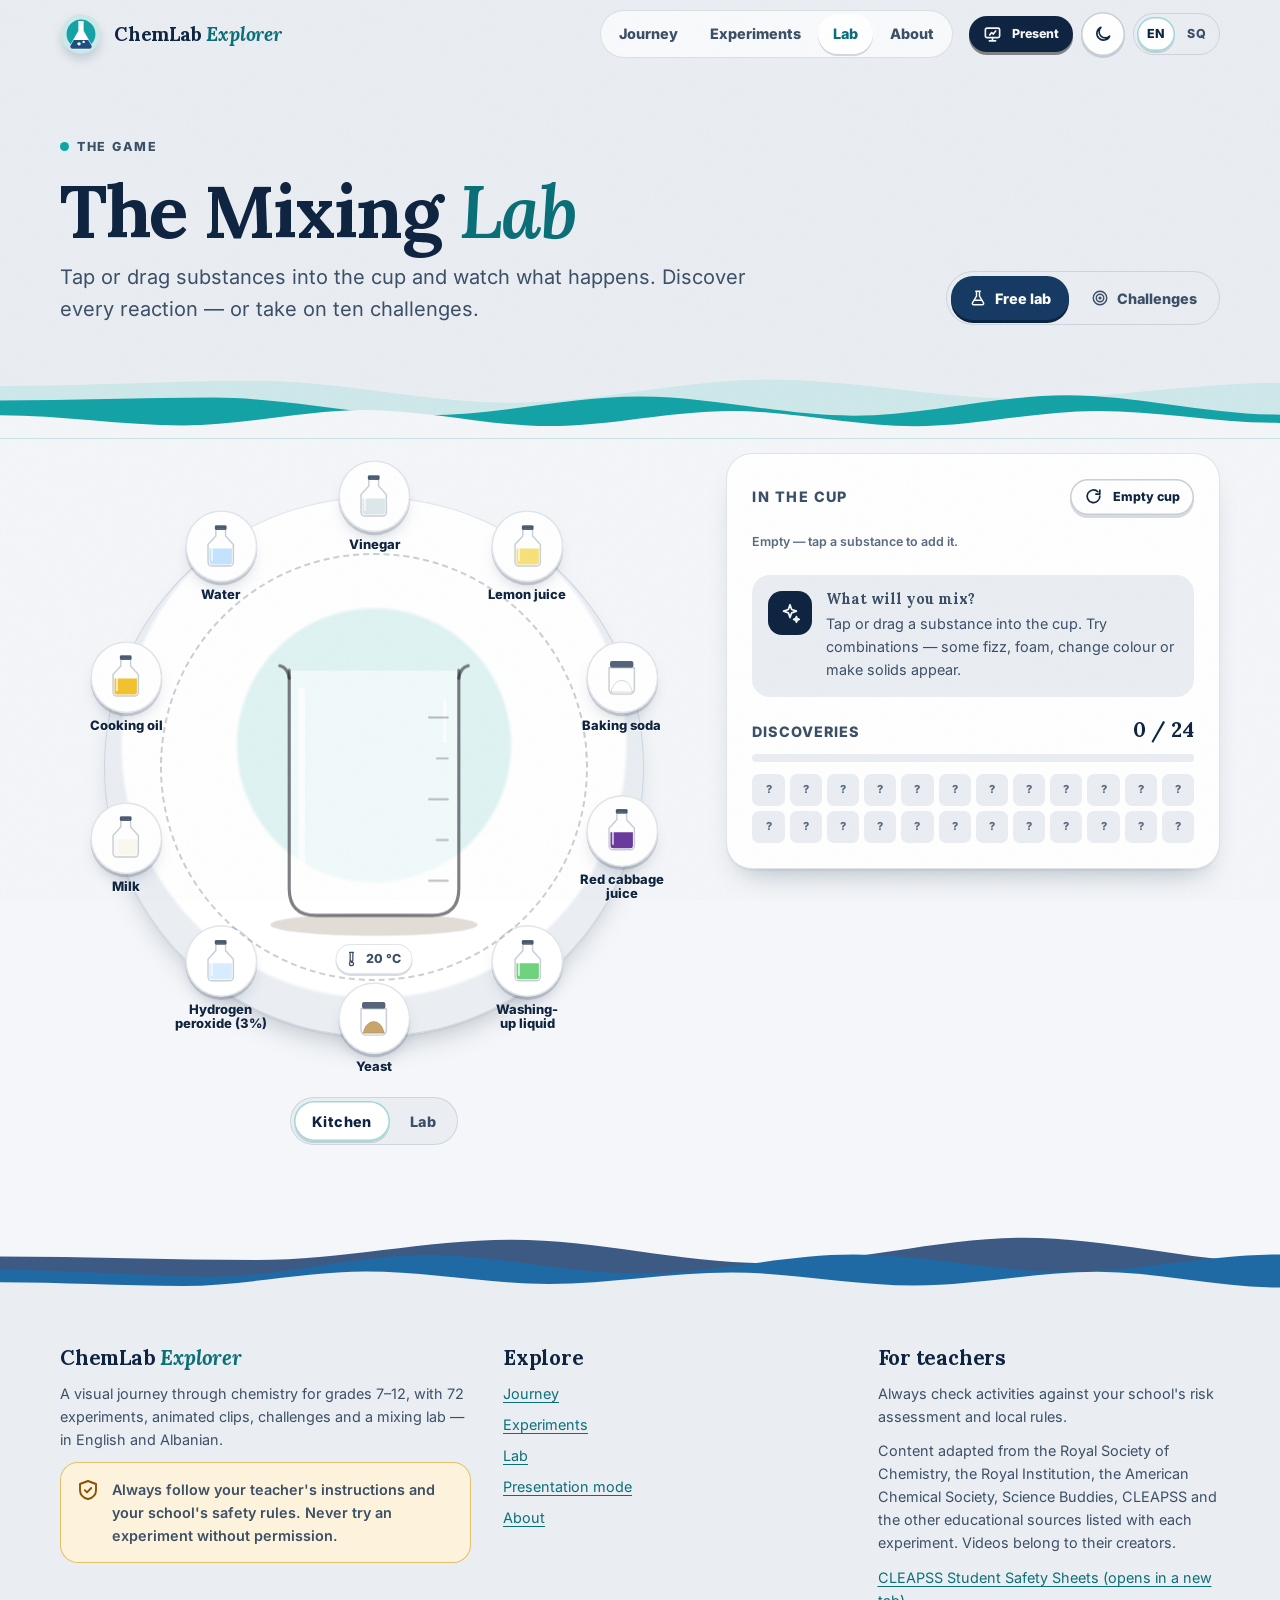
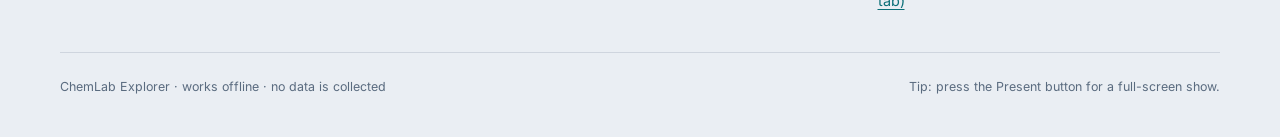
<file: pages/lab.html>
<!DOCTYPE html>
<html lang="en">
<head>
<meta charset="utf-8">
<meta name="viewport" content="width=device-width, initial-scale=1">
<title>Mixing Lab · ChemLab Explorer</title>
<meta name="description" content="The Mixing Lab: put substances into the cup and watch the reaction — 24 reactions to discover and 10 challenges.">
<meta name="color-scheme" content="light dark">
<meta name="theme-color" content="#f4f6f9" media="(prefers-color-scheme: light)">
<meta name="theme-color" content="#0c1626" media="(prefers-color-scheme: dark)">
<link rel="icon" href="../images/icons/favicon.svg" type="image/svg+xml">
<!-- sets the theme and language before the page is drawn -->
<script src="../js/boot.js"></script>
<link rel="stylesheet" href="../css/fonts.css">
<link rel="stylesheet" href="../css/variables.css">
<link rel="stylesheet" href="../css/base.css">
<link rel="stylesheet" href="../css/layout.css">
<link rel="stylesheet" href="../css/lab.css">
<link rel="stylesheet" href="../css/responsive.css">
<link rel="stylesheet" href="../css/animations.css">
</head>
<body data-page="lab" data-root="../" data-title-key="navLab">
<!-- the icon set (images/icons/) is put into the page here -->
<script src="../js/icons.js"></script>
<a class="skip" href="#main" data-i18n="skip">Skip to content</a>

<!-- ================= APP BAR ================= -->
<header class="appbar">
  <div class="container">
    <a class="brand" href="../index.html" data-nav="home" aria-label="ChemLab Explorer">
      <svg class="brand-mark" viewBox="0 0 64 64" aria-hidden="true" focusable="false"><use href="#i-brand"/></svg>
      <span class="brand-name">ChemLab <i>Explorer</i></span>
    </a>
    <nav class="nav" aria-label="Main" data-i18n-label="navMain">
      <a href="../index.html#journey" data-nav="home" data-section="journey" data-i18n="navJourney">Journey</a>
      <a href="experiments.html" data-nav="experiments" data-i18n="navExperiments">Experiments</a>
      <a href="lab.html" data-nav="lab" data-i18n="navLab" aria-current="page">Lab</a>
      <a href="about.html" data-nav="about" data-i18n="navAbout">About</a>
    </nav>
    <div class="bar-tools">
      <a class="btn btn-sm btn-ink present-btn" href="present.html" data-present="0"><svg class="ic" aria-hidden="true" focusable="false"><use href="#i-present"/></svg><span class="lbl" data-i18n="present">Present</span></a>
      <button type="button" class="icon-btn" data-theme-btn></button>
      <div class="seg" role="group" aria-label="Language" data-i18n-label="language">
        <button type="button" data-lang="en" aria-pressed="true" lang="en" title="English">EN</button>
        <button type="button" data-lang="sq" aria-pressed="false" lang="sq" title="Shqip">SQ</button>
      </div>
      <button type="button" class="icon-btn menu-btn" id="menu-btn" aria-expanded="false" aria-controls="menu" data-i18n-label="menu"><svg class="ic" aria-hidden="true" focusable="false"><use href="#i-menu"/></svg></button>
    </div>
  </div>
</header>
<div class="menu" id="menu">
  <a href="../index.html#journey" data-nav="home" data-section="journey"><svg class="ic" aria-hidden="true" focusable="false"><use href="#i-compass"/></svg><span data-i18n="navJourney">Journey</span></a>
  <a href="experiments.html" data-nav="experiments"><svg class="ic" aria-hidden="true" focusable="false"><use href="#i-tubes"/></svg><span data-i18n="navExperiments">Experiments</span></a>
  <a href="lab.html" data-nav="lab" aria-current="page"><svg class="ic" aria-hidden="true" focusable="false"><use href="#i-beaker"/></svg><span data-i18n="navLab">Lab</span></a>
  <a href="about.html" data-nav="about"><svg class="ic" aria-hidden="true" focusable="false"><use href="#i-info"/></svg><span data-i18n="navAbout">About</span></a>
  <a href="present.html" data-present="0"><svg class="ic" aria-hidden="true" focusable="false"><use href="#i-present"/></svg><span data-i18n="presentMode">Presentation mode</span></a>
</div>

<main id="main">
<!-- ================= MIXING LAB ================= -->
<section class="lab" id="lab" aria-labelledby="lab-title">
  <div class="page-head lab-hero">
    <div class="container lab-head">
      <div><span class="eyebrow"><span class="dot" aria-hidden="true"></span><span data-i18n="labKicker">The game</span></span>
        <h1 class="display" id="lab-title" data-i18n-html="labTitle">Mixing Lab</h1>
        <p class="lead" data-i18n="labLead"></p></div>
      <div class="mode-tabs" role="group" data-i18n-label="labMode">
        <button type="button" data-mode="free" aria-pressed="true"><svg class="ic" aria-hidden="true" focusable="false"><use href="#i-flask"/></svg><span data-i18n="freeLab">Free lab</span></button>
        <button type="button" data-mode="challenge" aria-pressed="false"><svg class="ic" aria-hidden="true" focusable="false"><use href="#i-target"/></svg><span data-i18n="challenges">Challenges</span></button>
      </div>
    </div>
  </div>
  <div class="edge-band band-lab" data-band="lab-edge"></div>
  <div class="lab-body">
    <div class="container">
      <div id="lab-stage">
        <div class="lab-ring-wrap">
          <div class="lab-ring" id="lab-ring" role="group" data-i18n-label="ringLabel">
            <div class="lab-cup"><canvas id="lab-canvas" role="img" data-i18n-label="cupLabel"></canvas></div>
            <div id="lab-temp" aria-live="polite"></div>
            <div id="lab-tokens"></div>
          </div>
          <div class="shelf-row"><div class="seg" id="shelf-seg" role="group" data-i18n-label="shelfLabel">
            <button type="button" data-shelf="kitchen" aria-pressed="true" data-i18n="shelfKitchen">Kitchen</button>
            <button type="button" data-shelf="lab" aria-pressed="false" data-i18n="shelfLab">Lab</button>
          </div></div>
        </div>
        <div class="lab-panel" id="lab-panel"></div>
      </div>
    </div>
  </div>
</section>
</main>

<!-- ================= FOOTER ================= -->
<div class="edge-band band-footer" data-band="foot-edge"></div>
<footer class="footer">
  <div class="container">
    <div class="foot-grid">
      <div><h3 class="foot-brand">ChemLab <i>Explorer</i></h3><p data-i18n="footAbout"></p>
        <p class="safety-note"><svg class="ic" aria-hidden="true" focusable="false"><use href="#i-shield"/></svg><span data-i18n="safetyStrip"></span></p></div>
      <div><h3 data-i18n="footExplore">Explore</h3><ul>
        <li><a href="../index.html#journey" data-nav="home" data-section="journey" data-i18n="navJourney">Journey</a></li>
        <li><a href="experiments.html" data-nav="experiments" data-i18n="navExperiments">Experiments</a></li>
        <li><a href="lab.html" data-nav="lab" data-i18n="navLab">Lab</a></li>
        <li><a href="present.html" data-present="0" data-i18n="presentMode">Presentation mode</a></li>
        <li><a href="about.html" data-nav="about" data-i18n="navAbout">About</a></li></ul></div>
      <div><h3 data-i18n="footTeachers">For teachers</h3><p data-i18n="teacherNote"></p><p data-i18n="footerNote"></p>
        <p><a href="https://science.cleapss.org.uk/Resource-Info/Student-Safety-Sheets.aspx" target="_blank" rel="noopener noreferrer" data-i18n="cleapssLink">CLEAPSS Student Safety Sheets</a></p></div>
    </div>
    <div class="foot-bottom"><span data-i18n="footBottom"></span><span data-i18n="footKeys"></span></div>
  </div>
</footer>

<div class="wipe" id="wipe" aria-hidden="true"><i></i><i></i><i></i><i></i></div>
<div class="toast" id="toast" role="status"></div>
<div id="live" class="sr-only" aria-live="polite"></div>
<noscript><p class="noscript-msg">ChemLab Explorer needs JavaScript. Please allow JavaScript, or open this page in a modern browser (Chrome, Edge, Firefox or Safari).</p></noscript>

<!-- ================= SCRIPTS (data first, then the parts this page uses) ================= -->
<script src="../js/data/ui-text.js"></script>
<script src="../js/data/lab-chemistry.js"></script>
<script src="../js/app.js"></script>
<script src="../js/artwork.js"></script>
<script src="../js/reactor.js"></script>
<script src="../js/lab.js"></script>
<script src="../js/main.js"></script>
</body>
</html>
</file>
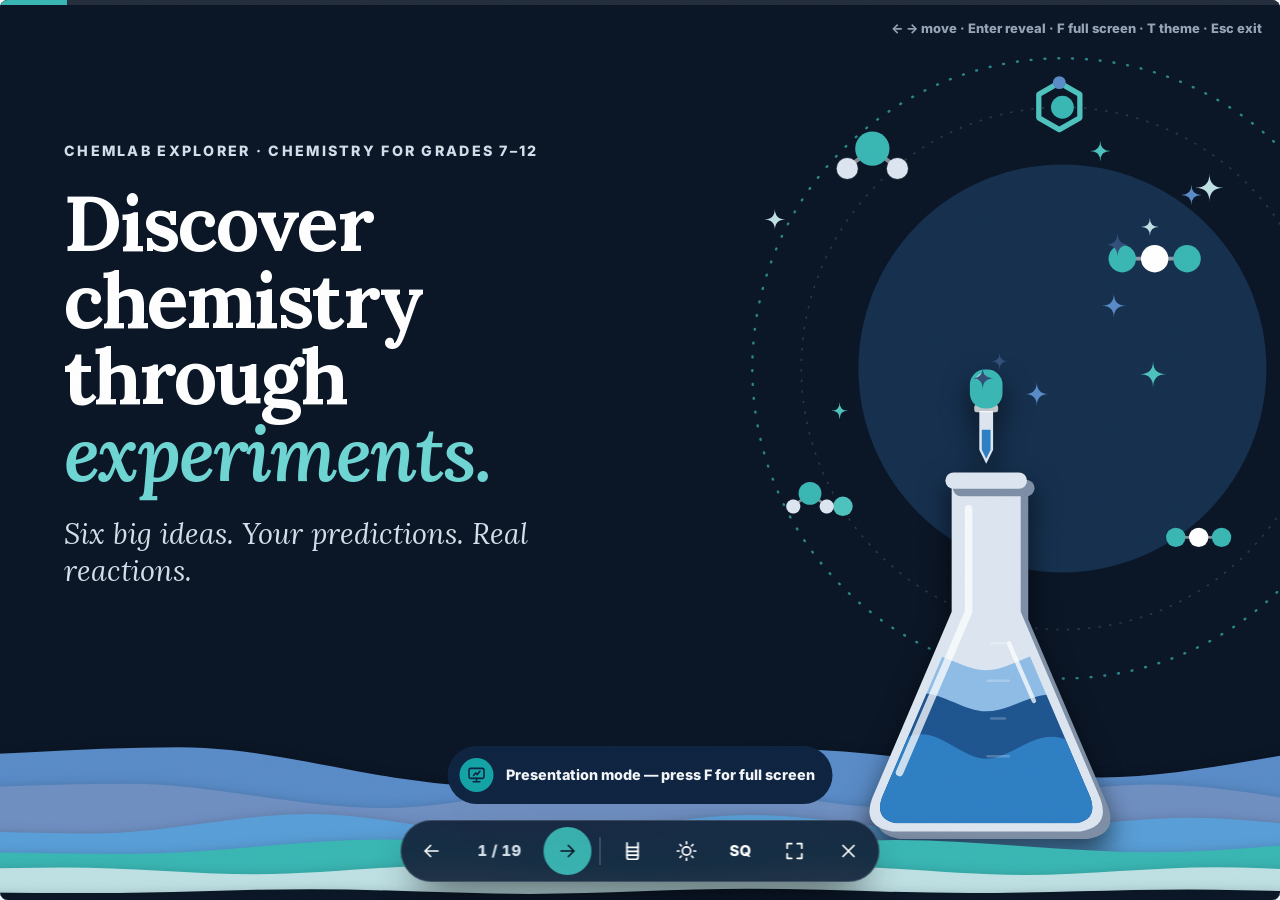
<file: pages/present.html>
<!DOCTYPE html>
<html lang="en">
<head>
<meta charset="utf-8">
<meta name="viewport" content="width=device-width, initial-scale=1">
<title>Presentation mode · ChemLab Explorer</title>
<meta name="description" content="Full-screen presentation of ChemLab Explorer for a large audience, with audience challenges and a live lab.">
<meta name="color-scheme" content="light dark">
<meta name="theme-color" content="#f4f6f9" media="(prefers-color-scheme: light)">
<meta name="theme-color" content="#0c1626" media="(prefers-color-scheme: dark)">
<link rel="icon" href="../images/icons/favicon.svg" type="image/svg+xml">
<!-- sets the theme and language before the page is drawn -->
<script src="../js/boot.js"></script>
<link rel="stylesheet" href="../css/fonts.css">
<link rel="stylesheet" href="../css/variables.css">
<link rel="stylesheet" href="../css/base.css">
<link rel="stylesheet" href="../css/layout.css">
<link rel="stylesheet" href="../css/components.css">
<link rel="stylesheet" href="../css/home.css">
<link rel="stylesheet" href="../css/demos.css">
<link rel="stylesheet" href="../css/lab.css">
<link rel="stylesheet" href="../css/present.css">
<link rel="stylesheet" href="../css/responsive.css">
<link rel="stylesheet" href="../css/animations.css">
</head>
<body data-page="present" data-root="../" data-title-key="presentMode" class="presenting">
<!-- the icon set (images/icons/) is put into the page here -->
<script src="../js/icons.js"></script>

<!-- ================= SLIDES (drawn by js/present.js) ================= -->
<div class="present" id="present" tabindex="-1" role="region" data-i18n-label="presentMode"></div>

<!-- the Mixing Lab, moved onto the "live lab" slide when it is shown -->
<div class="lab-holder" id="lab-holder" hidden>
  <div id="lab-stage">
        <div class="lab-ring-wrap">
          <div class="lab-ring" id="lab-ring" role="group" data-i18n-label="ringLabel">
            <div class="lab-cup"><canvas id="lab-canvas" role="img" data-i18n-label="cupLabel"></canvas></div>
            <div id="lab-temp" aria-live="polite"></div>
            <div id="lab-tokens"></div>
          </div>
          <div class="shelf-row"><div class="seg" id="shelf-seg" role="group" data-i18n-label="shelfLabel">
            <button type="button" data-shelf="kitchen" aria-pressed="true" data-i18n="shelfKitchen">Kitchen</button>
            <button type="button" data-shelf="lab" aria-pressed="false" data-i18n="shelfLab">Lab</button>
          </div></div>
        </div>
        <div class="lab-panel" id="lab-panel"></div>
      </div>
</div>

<div class="wipe" id="wipe" aria-hidden="true"><i></i><i></i><i></i><i></i></div>
<div class="toast" id="toast" role="status"></div>
<div id="live" class="sr-only" aria-live="polite"></div>
<noscript><p class="noscript-msg">ChemLab Explorer needs JavaScript. Please allow JavaScript, or open this page in a modern browser (Chrome, Edge, Firefox or Safari).</p></noscript>

<!-- ================= SCRIPTS (data first, then the parts this page uses) ================= -->
<script src="../js/data/ui-text.js"></script>
<script src="../js/data/experiments-core.js"></script>
<script src="../js/data/experiments-junior.js"></script>
<script src="../js/data/experiments-senior-a.js"></script>
<script src="../js/data/experiments-senior-b.js"></script>
<script src="../js/data/experiments-extra.js"></script>
<script src="../js/data/clip-captions.js"></script>
<script src="../js/data/videos.js"></script>
<script src="../js/data/catalog.js"></script>
<script src="../js/data/journey.js"></script>
<script src="../js/data/lab-chemistry.js"></script>
<script src="../js/app.js"></script>
<script src="../js/artwork.js"></script>
<script src="../js/artwork-scenes.js"></script>
<script src="../js/demos.js"></script>
<script src="../js/challenge.js"></script>
<script src="../js/reactor.js"></script>
<script src="../js/lab.js"></script>
<script src="../js/present.js"></script>
<script src="../js/main.js"></script>
</body>
</html>
</file>
<file: css/fonts.css>
/* ChemLab Explorer — fonts.css
   The two typefaces, stored in assets/fonts/ so the site looks right without internet.
   Inter (text) and Lora (headings) are both free under the SIL Open Font License 1.1. */
@font-face{font-family:"Inter";font-style:normal;font-weight:400;font-display:swap;src:url("../assets/fonts/Inter-Regular.woff") format("woff")}
@font-face{font-family:"Inter";font-style:normal;font-weight:600;font-display:swap;src:url("../assets/fonts/Inter-SemiBold.woff") format("woff")}
@font-face{font-family:"Inter";font-style:normal;font-weight:800;font-display:swap;src:url("../assets/fonts/Inter-ExtraBold.woff") format("woff")}
@font-face{font-family:"Lora";font-style:normal;font-weight:400 700;font-display:swap;src:url("../assets/fonts/Lora-Variable.woff") format("woff")}
@font-face{font-family:"Lora";font-style:italic;font-weight:400 700;font-display:swap;src:url("../assets/fonts/Lora-Italic-Variable.woff") format("woff")}
</file>
<file: css/variables.css>
/* ChemLab Explorer — variables.css
   Design tokens: fonts, sizes, spacing, colours and shadows for the light theme, then the dark theme. */

:root{
  --font:"Inter",system-ui,-apple-system,"Segoe UI",Roboto,Arial,sans-serif;
  --display:"Lora",Georgia,"Times New Roman",serif;
  --mono:ui-monospace,"SF Mono","Cascadia Mono","Segoe UI Mono",Menlo,Consolas,monospace;
  --fs-xs:.78rem; --fs-sm:.9rem; --fs-md:1.02rem; --fs-lg:1.15rem; --fs-xl:1.3rem; --fs-2xl:1.6rem;
  --fs-3xl:clamp(1.85rem,1.2rem + 2.2vw,2.75rem); --fs-4xl:clamp(2.4rem,1.3rem + 4.2vw,4.6rem);
  --fs-hero:clamp(3rem,1.1rem + 7.2vw,7.4rem);
  --sp-1:4px; --sp-2:8px; --sp-3:12px; --sp-4:16px; --sp-5:20px; --sp-6:24px; --sp-8:32px; --sp-10:40px; --sp-12:48px; --sp-16:64px; --sp-20:80px; --sp-24:96px;
  --r-sm:8px; --r-md:12px; --r-lg:18px; --r-xl:26px; --r-pill:999px;
  --bar-h:68px; --bar-top:calc(var(--bar-h) + env(safe-area-inset-top,0px));
  --edge-h:clamp(40px,6vw,86px);           /* height of the wave bands between sections */
  --ease:cubic-bezier(.2,.8,.2,1); --ease-back:cubic-bezier(.3,1.4,.5,1);

  /* Palette: dark blue, soft grey and white, with turquoise as the accent.
     Green / red / amber are kept only for right answers, wrong answers and safety. */

  /* surfaces & text */
  --paper:#f4f6f9; --paper-2:#eaeef3; --paper-3:#dce3eb; --card:#ffffff; --card-2:#f6f8fb;
  --ink:#0f2440; --ink-2:#3b4f66; --ink-3:#5a6b7f;
  --line:rgba(15,36,64,.12); --line-2:rgba(15,36,64,.22);
  --on-light:#0f2440;                                   /* text on pale chips, in both themes */

  /* dark blue (main buttons, selected states) */
  --brand:#163a63; --brand-hover:#1f4b7d; --brand-ink:#0b6f78; --brand-edge:#0b2342; --on-brand:#ffffff;

  /* turquoise accent */
  --turq:#14a3a6; --turq-strong:#0b7f86; --turq-ink:#0b6f78; --turq-soft:#e0f3f3; --turq-line:#9fd8d6; --on-turq:#ffffff;
  --focus:#0b7f86;

  /* artwork colours (the paper-cut illustrations), all from the same family */
  --coral:#14a3a6; --tangerine:#5b86b8; --sun:#cfe8ea; --disc:#d3ebec; --lime:#8fcfca; --mint:#3fb5b0; --teal:#0f7f86;
  --sky:#7ea8d3; --cobalt:#1f4f82; --violet:#3d5a85; --magenta:#1f6aa5; --rose:#c9d7e6; --copper:#a86c42; --night:#0b1a2e;

  /* feedback: right / wrong / caution — kept clearly different from the palette */
  --ok:#1b7a43; --ok-soft:#e3f3e9; --ok-line:#9ccfb0;
  --bad:#b4233a; --bad-soft:#fbe8eb; --bad-line:#eaa7b2;
  --warn:#8a5300; --warn-soft:#fdf3dc; --warn-line:#e6c068;
  --danger:#b4233a;
  --sup-supervised:#1b7a43; --sup-close:#a35400; --sup-demo:#b4233a;

  /* shadows */
  --edge:rgba(15,36,64,.16);
  --sh-1:0 1px 0 rgba(15,36,64,.05),0 3px 8px -3px rgba(15,36,64,.18);
  --sh-2:0 2px 0 rgba(15,36,64,.04),0 16px 30px -16px rgba(15,36,64,.35);
  --sh-3:0 34px 70px -28px rgba(10,25,45,.45);
  --paper-shadow:drop-shadow(0 6px 5px rgba(15,36,64,.16));
  --paper-shadow-lg:drop-shadow(0 14px 12px rgba(15,36,64,.2));
  --grain:.03; --s1bg:#e7edf4; --art-white:#ffffff; --art-edge:#d3dce7;

  /* aliases used by the demo drawings and older components */
  --surface:var(--card); --surface-2:var(--card-2); --surface-3:var(--paper-2);
  --text:var(--ink); --text-2:var(--ink-2); --text-3:var(--ink-3);
  --border:var(--line); --border-2:var(--line-2);
  --glass:#8a97a8; --glass-fill:rgba(255,255,255,.4); --water:#d6e8f7;
  --accent:var(--acc-l,#0b6f78); --on-accent:#ffffff; --on-topic:#ffffff;
  color-scheme:light;
}
/* Dark theme: chosen with the theme button (data-theme="dark") ... */
:root[data-theme="dark"]{
  --paper:#0c1626; --paper-2:#101d31; --paper-3:#18283f; --card:#14223a; --card-2:#1a2b46;
  --ink:#eef3f8; --ink-2:#c2cedc; --ink-3:#94a5b8;
  --line:rgba(238,243,248,.12); --line-2:rgba(238,243,248,.24);
  --brand:#3ab3b0; --brand-hover:#57c4c1; --brand-ink:#6fd6d3; --brand-edge:#1d6f70; --on-brand:#0b1626;
  --turq:#3ab7b4; --turq-strong:#3ab3b0; --turq-ink:#6fd6d3; --turq-soft:rgba(58,183,180,.16); --turq-line:rgba(58,183,180,.45); --on-turq:#0b1626;
  --focus:#7fdcd8;
  --coral:#3ab7b4; --tangerine:#6f9bd0; --sun:#bfe1e4; --disc:#16304e; --lime:#6cc2bd; --mint:#4fc3be; --teal:#2fb0b3;
  --sky:#6f9fd2; --cobalt:#5a8cc8; --violet:#7090c2; --magenta:#5a9fd8; --rose:#33507a; --copper:#c88a5a; --night:#071120;
  --ok:#5cc98a; --ok-soft:rgba(92,201,138,.14); --ok-line:rgba(92,201,138,.45);
  --bad:#ff8b98; --bad-soft:rgba(255,139,152,.14); --bad-line:rgba(255,139,152,.45);
  --warn:#f0c060; --warn-soft:rgba(240,192,96,.14); --warn-line:rgba(240,192,96,.42);
  --danger:#ff8b98;
  --sup-supervised:#5cc98a; --sup-close:#f0b05a; --sup-demo:#ff8b98;
  --edge:rgba(0,0,0,.55);
  --sh-1:0 1px 0 rgba(0,0,0,.35),0 3px 8px -3px rgba(0,0,0,.6);
  --sh-2:inset 0 1px 0 rgba(255,255,255,.04),0 18px 34px -16px rgba(0,0,0,.8);
  --sh-3:0 40px 80px -30px rgba(0,0,0,.9);
  --paper-shadow:drop-shadow(0 6px 6px rgba(0,0,0,.45));
  --paper-shadow-lg:drop-shadow(0 14px 14px rgba(0,0,0,.5));
  --grain:.05; --s1bg:#13213a; --art-white:#dde6f0; --art-edge:#7e8fa6;
  --glass:#7d8aa0; --glass-fill:rgba(255,255,255,.06); --water:#23476b;
  --accent:var(--acc-d,#6fd6d3); --on-accent:#0b1626; --on-topic:#0b1626;
  color-scheme:dark;
}
:root[data-theme="dark"] .tp{--topic:var(--tcd)}
:root[data-theme="dark"] .scene{--s-bg:var(--s-bg-d)}
:root[data-theme="dark"] .edge-band{--edge-from:var(--from-d,var(--from-l));--edge-to:var(--to-d,var(--to-l))}

/* ... or following the device setting, unless light was chosen */
@media (prefers-color-scheme:dark){
:root:not([data-theme="light"]){
  --paper:#0c1626; --paper-2:#101d31; --paper-3:#18283f; --card:#14223a; --card-2:#1a2b46;
  --ink:#eef3f8; --ink-2:#c2cedc; --ink-3:#94a5b8;
  --line:rgba(238,243,248,.12); --line-2:rgba(238,243,248,.24);
  --brand:#3ab3b0; --brand-hover:#57c4c1; --brand-ink:#6fd6d3; --brand-edge:#1d6f70; --on-brand:#0b1626;
  --turq:#3ab7b4; --turq-strong:#3ab3b0; --turq-ink:#6fd6d3; --turq-soft:rgba(58,183,180,.16); --turq-line:rgba(58,183,180,.45); --on-turq:#0b1626;
  --focus:#7fdcd8;
  --coral:#3ab7b4; --tangerine:#6f9bd0; --sun:#bfe1e4; --disc:#16304e; --lime:#6cc2bd; --mint:#4fc3be; --teal:#2fb0b3;
  --sky:#6f9fd2; --cobalt:#5a8cc8; --violet:#7090c2; --magenta:#5a9fd8; --rose:#33507a; --copper:#c88a5a; --night:#071120;
  --ok:#5cc98a; --ok-soft:rgba(92,201,138,.14); --ok-line:rgba(92,201,138,.45);
  --bad:#ff8b98; --bad-soft:rgba(255,139,152,.14); --bad-line:rgba(255,139,152,.45);
  --warn:#f0c060; --warn-soft:rgba(240,192,96,.14); --warn-line:rgba(240,192,96,.42);
  --danger:#ff8b98;
  --sup-supervised:#5cc98a; --sup-close:#f0b05a; --sup-demo:#ff8b98;
  --edge:rgba(0,0,0,.55);
  --sh-1:0 1px 0 rgba(0,0,0,.35),0 3px 8px -3px rgba(0,0,0,.6);
  --sh-2:inset 0 1px 0 rgba(255,255,255,.04),0 18px 34px -16px rgba(0,0,0,.8);
  --sh-3:0 40px 80px -30px rgba(0,0,0,.9);
  --paper-shadow:drop-shadow(0 6px 6px rgba(0,0,0,.45));
  --paper-shadow-lg:drop-shadow(0 14px 14px rgba(0,0,0,.5));
  --grain:.05; --s1bg:#13213a; --art-white:#dde6f0; --art-edge:#7e8fa6;
  --glass:#7d8aa0; --glass-fill:rgba(255,255,255,.06); --water:#23476b;
  --accent:var(--acc-d,#6fd6d3); --on-accent:#0b1626; --on-topic:#0b1626;
  color-scheme:dark;
}
:root:not([data-theme="light"]) .tp{--topic:var(--tcd)}
:root:not([data-theme="light"]) .scene{--s-bg:var(--s-bg-d)}
:root:not([data-theme="light"]) .edge-band{--edge-from:var(--from-d,var(--from-l));--edge-to:var(--to-d,var(--to-l))}
}
.tp{--topic:var(--tc)}
</file>
<file: css/base.css>
/* ChemLab Explorer — base.css
   Base styles: reset, typography, paper grain, buttons, chips, segmented controls and cards. */

*,*::before,*::after{box-sizing:border-box}
html{-webkit-text-size-adjust:100%;text-size-adjust:100%;scroll-padding-top:calc(var(--bar-top) + 12px)}
body{margin:0;font-family:var(--font);font-size:var(--fs-md);line-height:1.6;color:var(--ink);background:var(--paper);
  -webkit-font-smoothing:antialiased;text-rendering:optimizeLegibility;overflow-x:hidden}
/* paper grain over everything (very light) */
body::after{content:"";position:fixed;inset:0;z-index:400;pointer-events:none;opacity:var(--grain);
  background-image:url("../images/textures/paper-grain.svg")}
img,svg,canvas{display:block;max-width:100%}
button,input,select{font:inherit;color:inherit}
button{cursor:pointer}
a{color:var(--brand-ink);text-underline-offset:3px}
h1,h2,h3,h4{margin:0;line-height:1.15;letter-spacing:-.01em}
p{margin:0 0 .8em}
p:last-child{margin-bottom:0}
ul,ol{margin:0;padding:0}
:focus-visible{outline:3px solid var(--focus);outline-offset:3px;border-radius:8px}
.sr-only{position:absolute!important;width:1px;height:1px;padding:0;margin:-1px;overflow:hidden;clip:rect(0,0,0,0);white-space:nowrap;border:0}
.container{width:100%;max-width:1240px;margin-inline:auto;padding-left:max(var(--sp-5),env(safe-area-inset-left,0px));padding-right:max(var(--sp-5),env(safe-area-inset-right,0px))}
.ic{width:1.25em;height:1.25em;flex:0 0 auto;stroke:currentColor;fill:none;stroke-width:1.9;stroke-linecap:round;stroke-linejoin:round}
.skip{position:absolute;left:-9999px;top:12px;z-index:500;background:var(--ink);color:var(--paper);padding:10px 16px;border-radius:var(--r-md);font-weight:700;text-decoration:none}
.skip:focus{left:12px}
.hidden{display:none!important}
.icon-sprite{position:absolute;width:0;height:0;overflow:hidden}
.noscript-msg{padding:24px;font:16px/1.5 system-ui,sans-serif;background:var(--card);color:var(--ink)}
/* Type helpers */
.display{font-family:var(--display);font-weight:700;letter-spacing:-.02em;line-height:1.02}
.display em,.title em{font-style:italic;font-weight:600;color:var(--turq-ink)}
.eyebrow{display:inline-flex;align-items:center;gap:8px;font-size:var(--fs-xs);font-weight:800;letter-spacing:.14em;text-transform:uppercase;color:var(--ink-2)}
.eyebrow .dot{width:9px;height:9px;border-radius:50%;background:var(--turq);box-shadow:0 0 0 3px var(--turq-soft)}
.lead{font-size:clamp(1.05rem,.98rem + .4vw,1.25rem);line-height:1.6;color:var(--ink-2);max-width:56ch}
.mono{font-family:var(--mono)}
/* Buttons — flat paper with a thick bottom edge */
.btn{--edge-c:var(--edge);display:inline-flex;align-items:center;justify-content:center;gap:10px;min-height:46px;padding:0 20px;border:0;border-radius:var(--r-pill);
  background:var(--card);color:var(--ink);font-weight:700;font-size:var(--fs-sm);line-height:1.15;text-decoration:none;white-space:nowrap;
  box-shadow:inset 0 0 0 1.5px var(--line-2),0 3px 0 var(--edge-c);transition:transform .15s var(--ease),box-shadow .15s var(--ease),background-color .15s,color .15s}
.btn:hover{transform:translateY(-2px);box-shadow:inset 0 0 0 1.5px var(--turq-line),0 5px 0 var(--edge-c)}
.btn:active{transform:translateY(2px);box-shadow:inset 0 0 0 1.5px var(--line-2),0 1px 0 var(--edge-c)}
.btn .ic{width:19px;height:19px;stroke-width:2.1}
.btn-primary{background:var(--brand);color:var(--on-brand);--edge-c:var(--brand-edge);box-shadow:0 3px 0 var(--edge-c),0 10px 22px -14px rgba(11,35,66,.6)}
.btn-primary:hover{background:var(--brand-hover);box-shadow:0 5px 0 var(--edge-c),0 14px 26px -14px rgba(11,35,66,.6)}
.btn-primary:active{box-shadow:0 1px 0 var(--edge-c)}
/* accent button (turquoise), e.g. "Surprise me" */
.btn-sun{background:var(--turq-strong);color:var(--on-turq);--edge-c:color-mix(in srgb,var(--turq-strong) 55%,#000);box-shadow:0 3px 0 var(--edge-c)}
.btn-sun:hover{background:color-mix(in srgb,var(--turq-strong) 86%,#000);box-shadow:0 5px 0 var(--edge-c)}
.btn-sun:active{box-shadow:0 1px 0 var(--edge-c)}
.btn-ink{background:var(--ink);color:var(--paper);--edge-c:rgba(0,0,0,.45);box-shadow:0 3px 0 var(--edge-c)}
.btn-ink:hover{background:color-mix(in srgb,var(--ink) 86%,var(--paper));box-shadow:0 5px 0 var(--edge-c)}
.btn-ink:active{box-shadow:0 1px 0 var(--edge-c)}
.btn-ghost{background:transparent;box-shadow:none;color:var(--ink-2)}
.btn-ghost:hover{background:color-mix(in srgb,var(--ink) 7%,transparent);box-shadow:none;transform:none;color:var(--ink)}
.btn-ghost:active{box-shadow:none;transform:none}
.btn-lg{min-height:56px;padding:0 26px;font-size:1.06rem}
.btn-sm{min-height:36px;padding:0 14px;font-size:var(--fs-xs)}
.btn[aria-disabled="true"],.btn:disabled{opacity:.5;cursor:not-allowed;transform:none!important}
.icon-btn{width:44px;height:44px;display:inline-grid;place-items:center;border:0;border-radius:50%;background:var(--card);color:var(--ink);
  box-shadow:inset 0 0 0 1.5px var(--line-2),0 2px 0 var(--edge);transition:transform .15s var(--ease),background-color .15s}
.icon-btn:hover{transform:translateY(-1px);background:var(--turq-soft);box-shadow:inset 0 0 0 1.5px var(--turq-line),0 2px 0 var(--edge)}
.icon-btn .ic{width:20px;height:20px}
/* Chips & segmented controls */
.chip{display:inline-flex;align-items:center;gap:8px;min-height:38px;padding:0 14px;border:0;border-radius:var(--r-pill);background:var(--card);color:var(--ink-2);
  font-weight:700;font-size:var(--fs-xs);box-shadow:inset 0 0 0 1.5px var(--line);transition:background-color .15s,color .15s,box-shadow .15s,transform .15s}
.chip:hover{color:var(--ink);background:var(--turq-soft);box-shadow:inset 0 0 0 1.5px var(--turq-line)}
.chip[aria-pressed="true"]{background:var(--brand);color:var(--on-brand);box-shadow:0 2px 0 var(--brand-edge)}
.chip.tp[aria-pressed="true"]{background:var(--topic);color:var(--on-topic)}
.chip .sw{width:10px;height:10px;border-radius:50%;background:var(--topic,var(--ink-3))}
.chip.tp[aria-pressed="true"] .sw{background:var(--on-topic)}
.seg{display:inline-flex;padding:4px;gap:2px;border-radius:var(--r-pill);background:var(--paper-2);box-shadow:inset 0 0 0 1px var(--line)}
.seg button{border:0;background:transparent;min-height:34px;padding:0 13px;border-radius:var(--r-pill);font-weight:800;font-size:var(--fs-xs);color:var(--ink-2);letter-spacing:.03em;transition:background-color .15s,color .15s,box-shadow .15s}
.seg button:hover{color:var(--ink);background:color-mix(in srgb,var(--card) 55%,transparent)}
.seg button[aria-pressed="true"]{background:var(--card);color:var(--ink);box-shadow:0 2px 0 var(--edge),inset 0 0 0 1.5px var(--turq-line)}
/* Paper card */
.card{background:var(--card);border-radius:var(--r-lg);padding:var(--sp-6);box-shadow:var(--sh-1),inset 0 0 0 1px var(--line)}
.card h3{display:flex;align-items:center;gap:10px;font-size:var(--fs-lg);font-weight:800;margin-bottom:var(--sp-3)}
.card h3 .ic{width:22px;height:22px;color:var(--accent)}
/* Reveal on scroll */
.rv{opacity:0;transform:translateY(26px);transition:opacity .8s var(--ease),transform .8s var(--ease);transition-delay:var(--rd,0s)}
.rv.in{opacity:1;transform:none}
</file>
<file: css/layout.css>
/* ChemLab Explorer — layout.css
   Page layout shared by every page: app bar, menu, page transition, footer and toast. */

.appbar{position:fixed;top:0;left:0;right:0;z-index:300;height:calc(var(--bar-h) + env(safe-area-inset-top,0px));padding-top:env(safe-area-inset-top,0px);transition:background-color .3s,box-shadow .3s,transform .35s var(--ease)}
.appbar.solid{background:color-mix(in srgb,var(--paper) 86%,transparent);-webkit-backdrop-filter:saturate(1.3) blur(14px);backdrop-filter:saturate(1.3) blur(14px);box-shadow:0 1px 0 var(--line)}
.appbar .container{height:var(--bar-h);display:flex;align-items:center;gap:var(--sp-4)}
.brand{display:flex;align-items:center;gap:12px;text-decoration:none;color:var(--ink);margin-right:auto;min-width:0}
.brand-mark{width:42px;height:42px;flex:0 0 auto;filter:var(--paper-shadow)}
.brand-name{font-family:var(--display);font-weight:700;font-size:1.22rem;letter-spacing:-.01em;line-height:1;white-space:nowrap}
.brand-name i{font-style:italic;color:var(--turq-ink)}
.nav{display:none;gap:2px;padding:4px;border-radius:var(--r-pill);background:color-mix(in srgb,var(--card) 70%,transparent);box-shadow:inset 0 0 0 1px var(--line)}
.nav a{padding:8px 15px;border-radius:var(--r-pill);color:var(--ink-2);font-weight:700;font-size:var(--fs-sm);text-decoration:none;transition:background-color .15s,color .15s}
.nav a:hover,.nav a[aria-current="page"]{background:var(--card);color:var(--ink);box-shadow:0 2px 0 var(--edge)}
.nav a[aria-current="page"]{color:var(--turq-ink)}
.bar-tools{display:flex;align-items:center;gap:var(--sp-2)}
.present-btn .lbl{display:none}
.menu-btn{display:inline-grid}
.bar-tools .seg button{padding:0 10px}
.menu{position:fixed;z-index:290;top:calc(var(--bar-top) + 6px);left:12px;right:12px;padding:var(--sp-3);border-radius:var(--r-xl);background:var(--card);box-shadow:var(--sh-3),inset 0 0 0 1px var(--line);
  display:grid;gap:4px;transform-origin:top right;opacity:0;transform:scale(.96) translateY(-6px);pointer-events:none;visibility:hidden;
  transition:opacity .2s,transform .25s var(--ease),visibility 0s linear .25s}
.menu.open{opacity:1;transform:none;pointer-events:auto;visibility:visible;transition:opacity .2s,transform .25s var(--ease),visibility 0s}
.menu a,.menu button{display:flex;align-items:center;gap:12px;padding:14px 16px;border:0;border-radius:var(--r-lg);background:transparent;color:var(--ink);font-weight:700;font-size:var(--fs-lg);text-decoration:none;text-align:left}
.menu a:hover,.menu button:hover{background:var(--paper-2)}
.menu a[aria-current="page"]{background:var(--turq-soft);color:var(--turq-ink);box-shadow:inset 0 0 0 1.5px var(--turq-line)}
.menu .ic{width:22px;height:22px;color:var(--turq-ink)}
/* Page transition: coloured paper sheets sweep across the screen */
.wipe{position:fixed;inset:0;z-index:450;pointer-events:none;overflow:hidden}
.wipe i{position:absolute;left:-5%;right:-5%;top:0;height:120%;transform:translateY(110%);border-radius:50% 50% 0 0/90px 90px 0 0;box-shadow:0 -10px 30px rgba(0,0,0,.18)}
.wipe i:nth-child(1){--i:0;background:var(--sun)}
.wipe i:nth-child(2){--i:1;background:var(--coral)}
.wipe i:nth-child(3){--i:2;background:var(--cobalt)}
.wipe i:nth-child(4){--i:3;background:var(--paper)}
.wipe.cover i{animation:wipeIn .55s var(--ease) both;animation-delay:calc(var(--i) * 70ms)}
.wipe.uncover i{animation:wipeOut .6s cubic-bezier(.6,0,.3,1) both;animation-delay:calc((3 - var(--i)) * 60ms)}
/* arriving from another page of the site: the sheets start over the page and slide away */
.arriving .wipe:not(.cover):not(.uncover):not(.fade) i{transform:translateY(-10%);animation:wipeOut .6s cubic-bezier(.6,0,.3,1) both;animation-delay:calc(.12s + (3 - var(--i)) * 60ms)}
.wipe.fade{background:var(--paper);opacity:0;transition:opacity .18s}
.wipe.fade.on{opacity:1}
/* Footer */
.footer{position:relative;background:var(--paper-2);padding:var(--sp-12) 0 var(--sp-10)}
.foot-brand i{font-style:italic;color:var(--turq-ink)}
.foot-grid{display:grid;gap:var(--sp-8)}
.foot-grid h3{font-family:var(--display);font-size:var(--fs-xl);margin-bottom:var(--sp-3)}
.foot-grid p,.foot-grid li{color:var(--ink-2);font-size:var(--fs-sm)}
.foot-grid ul{list-style:none;display:grid;gap:8px}
/* safety notes use the amber warning colours so they never look like the turquoise accent or a quiz answer */
.safety-note{display:flex;gap:12px;align-items:flex-start;padding:var(--sp-4);border-radius:var(--r-lg);background:var(--warn-soft);box-shadow:inset 0 0 0 1px var(--warn-line);font-weight:600;font-size:var(--fs-sm)}
.safety-note .ic{width:24px;height:24px;color:var(--warn);flex:0 0 auto}
.foot-bottom{margin-top:var(--sp-10);padding-top:var(--sp-6);border-top:1px solid var(--line);display:flex;flex-wrap:wrap;gap:var(--sp-4);justify-content:space-between;align-items:center;color:var(--ink-3);font-size:var(--fs-xs)}
/* Toast */
.toast{position:fixed;left:50%;bottom:calc(24px + env(safe-area-inset-bottom,0px));z-index:420;transform:translate(-50%,calc(100% + 40px));visibility:hidden;display:flex;align-items:center;gap:12px;max-width:min(92vw,520px);padding:12px 18px 12px 12px;
  border-radius:var(--r-pill);background:var(--ink);color:var(--paper);font-weight:700;font-size:var(--fs-sm);box-shadow:var(--sh-3);transition:transform .45s var(--ease-back),visibility 0s .45s}
.toast.on{transition:transform .45s var(--ease-back),visibility 0s}
.toast.on{transform:translate(-50%,0);visibility:visible}
.toast .t-ico{width:34px;height:34px;border-radius:50%;display:grid;place-items:center;background:var(--turq);color:var(--on-light);flex:0 0 auto}
.toast .t-ico .ic{width:20px;height:20px}

/* ---------- Wave bands between sections ----------
   A band sits in the normal page flow between two sections, so it can never
   cover text, cards or buttons. Its background is the colour of the section
   above (--from-l / --from-d) and its waves rise into the section below
   (--c1, --c2, then --to-l / --to-d). */
.edge-band{position:relative;z-index:0;display:block;height:var(--edge-h);margin-bottom:-1px;background:var(--edge-from);pointer-events:none;
  --edge-from:var(--from-l,var(--paper));--edge-to:var(--to-l,var(--paper))}
.edge-band svg{display:block;width:100%;height:calc(100% + 1px)}
.band-footer{--from-l:var(--paper);--c1:var(--violet);--c2:var(--magenta);--to-l:var(--paper-2)}
body[data-page="experiments"]:not([data-view="exp"]) .band-footer{--from-l:var(--paper-2)}
.band-library{--from-l:var(--paper);--c1:var(--mint);--c2:var(--cobalt);--to-l:var(--paper-2)}
.band-lab{--from-l:var(--paper-2);--c1:var(--sun);--c2:var(--coral);--to-l:var(--paper)}
.band-about{--from-l:var(--s1bg);--c1:var(--sun);--c2:var(--mint);--to-l:var(--paper)}
.band-intro{--from-l:var(--paper);--c1:var(--sun);--c2:var(--coral);--to-l:var(--s1bg)}

/* ---------- Page heading on the inner pages (Experiments, Lab, About) ---------- */
.page-head{position:relative;padding:calc(var(--bar-top) + clamp(28px,5vw,64px)) 0 clamp(20px,3vw,36px)}
.page-head h1{font-size:var(--fs-4xl);margin:var(--sp-4) 0 var(--sp-3)}

/* ---------- Small helpers ---------- */
.ic-sm{width:15px;height:15px}
.cue-down{rotate:90deg}
.lab-holder{display:none}
</file>
<file: css/components.css>
/* ChemLab Explorer — components.css
   Shared components: the "What happens next?" challenge card and related-experiment chips. */

/* related experiments */
.related{display:flex;flex-wrap:wrap;align-items:center;gap:8px;margin-top:var(--sp-6)}
.related .lbl{font-weight:800;font-size:var(--fs-xs);letter-spacing:.1em;text-transform:uppercase;color:var(--s-ink-2,var(--ink-2));margin-right:4px}
.rel-chip{display:inline-flex;align-items:center;gap:8px;padding:7px 13px 7px 7px;border-radius:var(--r-pill);background:var(--card);color:var(--ink);text-decoration:none;font-weight:700;font-size:var(--fs-xs);
  box-shadow:0 2px 0 var(--edge),inset 0 0 0 1px var(--line);transition:transform .15s,box-shadow .15s}
.rel-chip:hover{transform:translateY(-2px);box-shadow:0 4px 0 var(--edge),inset 0 0 0 1.5px var(--turq-line)}
.rel-chip .ri{width:24px;height:24px;border-radius:50%;display:grid;place-items:center;background:var(--topic);color:var(--on-topic)}
.rel-chip .ri .ic{width:14px;height:14px}
.scene.dark-scene .rel-chip{background:#1b2d48;color:#eef3f8;box-shadow:0 2px 0 rgba(0,0,0,.5),inset 0 0 0 1px rgba(255,255,255,.12)}
.scene.dark-scene .rel-chip:hover{box-shadow:0 4px 0 rgba(0,0,0,.5),inset 0 0 0 1.5px rgba(58,183,180,.6)}
/* ---------- "What happens next?" card (used in scenes, experiment pages and slides) ---------- */
.whn{margin-top:var(--sp-8);padding:clamp(18px,2.4vw,28px);border-radius:var(--r-xl);background:var(--card);color:var(--ink);box-shadow:var(--sh-2),inset 0 0 0 1px var(--line);position:relative}
.whn-head{display:flex;align-items:center;gap:12px;margin-bottom:var(--sp-3)}
.whn-badge{width:44px;height:44px;flex:0 0 auto;border-radius:14px;display:grid;place-items:center;background:var(--turq-strong);color:var(--on-turq);font-family:var(--display);font-weight:700;font-size:1.6rem;transform:rotate(-6deg)}
.whn-label{font-weight:800;font-size:var(--fs-xs);letter-spacing:.14em;text-transform:uppercase;color:var(--ink-2)}
.whn-q{font-size:clamp(1.08rem,1rem + .4vw,1.28rem);font-weight:700;line-height:1.4;margin-bottom:var(--sp-4)}
.whn-opts{display:grid;gap:10px}
.whn-opt{display:flex;align-items:center;gap:12px;width:100%;min-height:58px;padding:10px 14px 10px 10px;border:0;border-radius:var(--r-lg);background:var(--card-2);color:var(--ink);text-align:left;font-weight:700;font-size:var(--fs-sm);line-height:1.3;
  box-shadow:inset 0 0 0 1.5px var(--line),0 3px 0 var(--edge);transition:transform .15s var(--ease),box-shadow .15s,background-color .2s,opacity .3s}
.whn-opt:hover{transform:translateY(-2px);background:var(--turq-soft);box-shadow:inset 0 0 0 1.5px var(--turq-line),0 5px 0 var(--edge)}
.whn-opt .k{width:34px;height:34px;flex:0 0 auto;border-radius:10px;display:grid;place-items:center;background:var(--paper-2);font-family:var(--display);font-weight:700;font-size:1.05rem}
.whn-opt .st{margin-left:auto;width:22px;height:22px;flex:0 0 auto}
.whn.locked .whn-opt{cursor:default;transform:none}
.whn.locked .whn-opt:not(.is-correct):not(.is-wrong):not(.is-picked):hover{background:var(--card-2);box-shadow:inset 0 0 0 1.5px var(--line),0 3px 0 var(--edge)}
.whn.locked .whn-opt:not(.is-correct):not(.is-wrong):not(.is-picked){opacity:.7}
.whn-opt.is-picked{background:var(--brand);color:var(--on-brand);box-shadow:inset 0 0 0 2px var(--brand-edge),0 3px 0 var(--brand-edge)}
.whn-opt.is-picked .k{background:color-mix(in srgb,var(--on-brand) 20%,transparent);color:var(--on-brand)}
.whn-opt.is-correct{background:var(--ok-soft);box-shadow:inset 0 0 0 2px var(--ok),0 3px 0 var(--ok);color:var(--ink)}
.whn-opt.is-correct .k{background:var(--ok);color:var(--on-accent)}
.whn-opt.is-wrong{background:var(--bad-soft);box-shadow:inset 0 0 0 2px var(--bad);color:var(--ink)}
.whn-opt.is-wrong .k{background:var(--bad);color:var(--on-accent)}
.whn-opt.is-correct .st{color:var(--ok)}
.whn-opt.is-wrong .st{color:var(--bad)}
.whn-wait{display:flex;align-items:center;gap:10px;margin-top:var(--sp-4);font-weight:700;color:var(--ink-2);font-size:var(--fs-sm)}
.whn-wait .dots{display:inline-flex;gap:4px}
.whn-wait .dots i{width:7px;height:7px;border-radius:50%;background:var(--coral);animation:dotb 1s ease-in-out infinite}
.whn-wait .dots i:nth-child(2){animation-delay:.15s;background:var(--sky)}
.whn-wait .dots i:nth-child(3){animation-delay:.3s;background:var(--cobalt)}
.whn-result{margin-top:var(--sp-5);padding:var(--sp-5);border-radius:var(--r-lg);background:var(--paper-2);animation:popIn .6s var(--ease-back) both}
.whn-result .big{font-family:var(--display);font-style:italic;font-weight:700;font-size:clamp(1.4rem,1.1rem + 1.2vw,2rem);line-height:1.15;margin-bottom:var(--sp-2)}
.whn-result .verdict{display:inline-flex;align-items:center;gap:8px;font-weight:800;font-size:var(--fs-xs);letter-spacing:.08em;text-transform:uppercase;padding:5px 11px;border-radius:var(--r-pill);margin-bottom:var(--sp-3)}
.whn-result .verdict.ok{background:var(--ok);color:var(--on-accent)}
.whn-result .verdict.surprise{background:var(--brand);color:var(--on-brand)}
.whn-result .verdict .ic{width:16px;height:16px;stroke-width:2.6}
.whn-result p{color:var(--ink-2)}
.whn-actions{display:flex;flex-wrap:wrap;gap:10px;margin-top:var(--sp-4)}
</file>
<file: css/home.css>
/* ChemLab Explorer — home.css
   Home page: the opening scene, the scroll journey (six chapter scenes) and the finale. */

.opening{position:relative;isolation:isolate;min-height:max(680px,100svh);overflow:hidden;background:var(--paper);
  --mx:0;--my:0;--sy:0;--lq1:#1f6aa5;--lq2:#163a63;--lq3:#7ea8d3;
  /* Layout of the scene. The text column is on the left (--copy-w wide), the
     artwork only to the right of it (from --art-x), and the waves in their own
     band along the bottom (--wave-h tall), so the artwork never covers the text. */
  --pad-x:32px;
  --gut:max(var(--pad-x),calc((100vw - 1240px) / 2 + var(--pad-x)));
  --copy-w:min(680px,48vw);
  --art-x:calc(var(--gut) + var(--copy-w) + 32px);
  --art-w:calc(100vw - var(--art-x));
  --wave-h:clamp(120px,24vh,280px);
  --fw:min(400px,26vw,calc(var(--art-w) * .6));          /* flask width */
  --fx:calc(var(--art-x) + (var(--art-w) - var(--fw)) * .4); /* flask left */
  --fb:calc(var(--wave-h) * .2)}                          /* flask bottom: it stands in the waves */
.op-art{position:absolute;inset:0;z-index:0;pointer-events:none}
.op-art .ly{position:absolute;will-change:transform;
  transform:translate3d(calc(var(--mx) * var(--d,0) * 18px),calc(var(--my) * var(--d,0) * 12px + var(--sy) * var(--d,0) * var(--sdir,-0.35) * 1px),0)}
.op-art .ly-in{width:100%;height:100%}
.op-art svg{width:100%;height:100%;overflow:visible}
/* sun + orbit rings */
.ly-sun{left:var(--art-x);top:calc(var(--bar-h) + 2vh);width:min(860px,calc(var(--art-w) * 1.2),92vh);aspect-ratio:1}
.ly-sun .sun{fill:var(--disc,var(--sun))}
.ly-sun .ring{fill:none;stroke:var(--ink);stroke-opacity:.14;stroke-width:2;stroke-dasharray:3 10}
.ly-sun .ring2{fill:none;stroke:var(--coral);stroke-width:3;stroke-dasharray:1 16;stroke-linecap:round;opacity:.7}
.ly-sun .ly-in{animation:spin 120s linear infinite}
/* waves */
/* the waves do not drift while you scroll (so they never rise into the text), and reach a little below
   the edge so the small pointer movement never shows a gap */
.ly-wave{left:-10%;width:120%;bottom:-30px;height:calc(var(--wave-h) * var(--hk,1) + 30px);filter:var(--paper-shadow);--sdir:0}
.ly-wave .ly-in{animation:sway var(--t,14s) ease-in-out infinite alternate;animation-delay:var(--dl,0s)}
.ly-wave path{fill:var(--c)}
/* flask */
.ly-flask{left:var(--fx);bottom:var(--fb);width:var(--fw);aspect-ratio:520/780}
.ly-flask .fl{position:absolute;inset:0}
.ly-flask .fl-back{filter:var(--paper-shadow-lg)}
.fl .thick{fill:var(--art-edge)}
.fl .glass{fill:var(--art-white)}
.fl .rim{fill:var(--art-white)}
.fl .lq1{fill:var(--lq1)}
.fl .lq2{fill:var(--lq2)}
.fl .lq3{fill:var(--lq3)}
.fl .lq1,.fl .lq2,.fl .lq3{transition:fill 1.2s var(--ease)}
.fl .wv{animation:liq 5s ease-in-out infinite alternate}
.fl .wv2{animation-duration:6.5s;animation-direction:alternate-reverse}
.fl .wv3{animation-duration:4.2s}
.fl .hl{fill:none;stroke:#fff;stroke-linecap:round;opacity:.75}
.fl .grad{stroke:var(--ink);stroke-opacity:.22;stroke-width:4;stroke-linecap:round}
.fl .bub{fill:#fff;fill-opacity:.85;stroke:rgba(0,0,0,.08);opacity:0;animation:opBub var(--t,4s) ease-in var(--d,0s) infinite}
.fl .pip-bulb{fill:var(--coral)}
.fl .pip-glass{fill:var(--art-white)}
.fl .pip-liq{fill:var(--lq1);transition:fill .6s}
.fl .drop{fill:var(--next,var(--lq1));opacity:0}
.opening.dropping .fl .drop{animation:opDrop .55s cubic-bezier(.55,0,.9,.5) both}
.fl .cf{opacity:0;transform-box:fill-box;transform-origin:center}
.opening.burst .fl .cf{animation:cf 1.1s var(--ease) both;animation-delay:.45s}
.opening.burst .fl .bub{animation-duration:1.6s}
/* the invisible button over the flask sits above every artwork layer */
.op-flask-btn{position:absolute;z-index:3;left:calc(var(--fx) + var(--fw) * .12);width:calc(var(--fw) * .76);bottom:calc(var(--fb) + var(--fw) * .06);height:calc(var(--fw) * 1.11);border:0;background:transparent;border-radius:40% 40% 18% 18%;cursor:pointer}
.op-flask-btn:focus-visible{outline:3px dashed var(--focus);outline-offset:6px}
/* molecules + sparkles */
.ly-mol{left:var(--art-x);right:0;top:var(--bar-h);bottom:var(--wave-h)}
.mol{transform-box:fill-box;transform-origin:center;animation:float var(--t,9s) ease-in-out var(--dl,0s) infinite alternate}
.mol .o{fill:var(--coral)}
.mol .h{fill:var(--art-white);stroke:var(--ink);stroke-opacity:.15;stroke-width:2}
.mol .c{fill:var(--ink)}
.mol .bond{stroke:var(--ink);stroke-opacity:.5;stroke-width:6;stroke-linecap:round}
.mol .n{fill:var(--cobalt)}
.mol .hex{fill:none;stroke:var(--mint);stroke-width:9;stroke-linejoin:round}
.spark{fill:var(--c,var(--sun));transform-box:fill-box;transform-origin:center;animation:twinkle var(--t,3.4s) ease-in-out var(--dl,0s) infinite}
/* copy */
.op-inner{position:relative;z-index:2;min-height:inherit;display:flex;align-items:center;padding-top:calc(var(--bar-top) + 24px);padding-bottom:calc(var(--wave-h) * .8 + 22px)}
.op-copy{max-width:var(--copy-w)}
.op-title{font-size:clamp(2.4rem,min(1rem + 4vw,7.4vh),5.2rem);margin:var(--sp-4) 0 var(--sp-5)}
.op-title .wl{display:inline-block;overflow:hidden;vertical-align:top;padding:0 .04em .08em;margin:0 -.04em -.08em}
.op-title .w{display:inline-block;transform:translateY(108%);animation:wordUp .9s var(--ease) forwards;animation-delay:calc(.25s + var(--i) * 95ms)}
.op-title em .w,.op-title .em{font-style:italic;font-weight:600;color:var(--turq-ink)}
.op-copy .lead{opacity:0;animation:fadeUp .8s var(--ease) .95s forwards}
.op-ctas{display:flex;flex-wrap:wrap;gap:var(--sp-3);margin-top:var(--sp-6);opacity:0;animation:fadeUp .8s var(--ease) 1.1s forwards}
.op-copy .eyebrow{opacity:0;animation:fadeUp .7s var(--ease) .1s forwards}
/* intro: art layers rise into place one by one */
.op-art .ly{animation:layerRise 1.1s var(--ease-back) both;animation-delay:var(--in,0s)}
.op-tap{position:absolute;z-index:4;left:calc(var(--fx) + var(--fw) * .66);bottom:calc(var(--fb) + var(--fw) * 1.02);display:inline-flex;align-items:center;gap:8px;
  padding:8px 14px 8px 8px;border:0;border-radius:var(--r-pill);background:var(--card);color:var(--ink);font-weight:800;font-size:var(--fs-xs);box-shadow:var(--sh-2),inset 0 0 0 1.5px var(--line);
  opacity:0;animation:fadeUp .6s var(--ease) 2.2s forwards,nudge 2.4s ease-in-out 3s 3}
.op-tap .t-ico{width:28px;height:28px;border-radius:50%;display:grid;place-items:center;background:var(--turq);color:var(--on-light)}
.op-tap .t-ico .ic{width:17px;height:17px}
.op-tap.gone{animation:none;opacity:0;pointer-events:none;transition:opacity .3s}
.scroll-cue{position:absolute;z-index:3;left:0;right:0;bottom:16px;width:fit-content;margin-inline:auto;display:flex;flex-direction:column;align-items:center;gap:2px;padding:8px 16px 6px;
  border-radius:var(--r-pill);background:var(--card);box-shadow:var(--sh-1),inset 0 0 0 1px var(--line);color:var(--ink);
  font-size:var(--fs-xs);font-weight:800;letter-spacing:.12em;text-transform:uppercase;text-decoration:none;opacity:0;animation:fadeUp .6s var(--ease) 2s forwards}
.scroll-cue .ic{width:22px;height:22px;animation:cue 1.8s ease-in-out infinite}
/* phones and tablets: artwork on top, copy below */
.opening.paused *,.opening.paused *::before{animation-play-state:paused!important}
.journey-intro{position:relative;background:var(--s1bg);padding:var(--sp-16) 0 var(--sp-10);text-align:center}
.journey-intro h2{font-size:var(--fs-4xl)}
.journey-intro p{margin:var(--sp-4) auto 0}
.chapters-nav{display:flex;flex-wrap:wrap;justify-content:center;gap:8px;margin-top:var(--sp-8);list-style:none}
.chapters-nav a{display:inline-flex;align-items:center;gap:8px;padding:8px 14px 8px 8px;border-radius:var(--r-pill);background:var(--card);color:var(--ink);text-decoration:none;font-weight:700;font-size:var(--fs-sm);box-shadow:0 2px 0 var(--edge),inset 0 0 0 1px var(--line);transition:transform .15s,box-shadow .15s}
.chapters-nav a:hover{transform:translateY(-2px);box-shadow:0 4px 0 var(--edge),inset 0 0 0 1.5px var(--turq-line)}
.chapters-nav .n{width:28px;height:28px;border-radius:50%;display:grid;place-items:center;background:var(--c);color:var(--on-topic);font-family:var(--display);font-weight:700}
/* the wave bands between scenes take their own space, so the bottom padding is a little smaller than before */
.scene{--s-bg:var(--s-bg-l);position:relative;background:var(--s-bg);color:var(--s-ink,var(--ink));padding:clamp(56px,8vw,112px) 0 clamp(48px,6vw,96px);--p:0;--par:-80px}
.scene-grid{display:grid;gap:clamp(28px,5vw,72px);align-items:center}
.scene-art{position:relative;width:100%;max-width:640px;margin-inline:auto;aspect-ratio:600/560}
.scene-art .ly{position:absolute;inset:0;filter:var(--paper-shadow);will-change:transform;
  transform:translate3d(0,calc(var(--p) * var(--d,0) * var(--par)),0);transition:opacity .9s var(--ease),translate .9s var(--ease-back);transition-delay:calc(var(--d,0) * 260ms)}
.scene:not(.in) .scene-art .ly{opacity:0;translate:0 60px}
.scene-art .ly-in,.scene-art svg{width:100%;height:100%;overflow:visible}
.scene.dark-scene .scene-art .ly{filter:drop-shadow(0 8px 8px rgba(0,0,0,.55))}
.scene-copy{max-width:600px}
.chapter-tag{display:inline-flex;align-items:center;gap:12px;font-weight:800;font-size:var(--fs-xs);letter-spacing:.14em;text-transform:uppercase;color:var(--s-ink-2,var(--ink-2))}
.chapter-tag .num{width:46px;height:46px;border-radius:50%;display:grid;place-items:center;background:var(--a1);color:var(--on-topic);font-family:var(--display);font-size:1.35rem;letter-spacing:0}
.scene .title{font-family:var(--display);font-size:var(--fs-4xl);font-weight:700;letter-spacing:-.025em;line-height:1.02;margin:var(--sp-5) 0 var(--sp-4)}
.scene .title em{color:var(--a1)}
.scene .idea{font-family:var(--display);font-style:italic;font-size:clamp(1.2rem,1rem + .8vw,1.6rem);line-height:1.35;margin-bottom:var(--sp-4);color:var(--s-ink,var(--ink))}
.scene .body{color:var(--s-ink-2,var(--ink-2));font-size:var(--fs-lg);max-width:54ch}
.scene .wl{display:inline-block;overflow:hidden;vertical-align:top;padding-bottom:.08em;margin-bottom:-.08em}
.scene .wl > span{display:inline-block;transform:translateY(105%);transition:transform .9s var(--ease);transition-delay:calc(var(--i) * 70ms)}
.scene.in .wl > span{transform:none}
.scene .fade{opacity:0;transform:translateY(18px);transition:opacity .8s var(--ease),transform .8s var(--ease);transition-delay:var(--rd,.35s)}
.scene.in .fade{opacity:1;transform:none}
/* dark chapter (fire) keeps its own night palette in both themes */
.scene.dark-scene{--s-ink:#eef3f8;--s-ink-2:#c2cedc;--focus:#7fdcd8;--on-topic:#0b1626;--turq-strong:#3ab3b0;--turq-ink:#6fd6d3;--on-turq:#0b1626}
.scene.dark-scene .whn{--ok:#5cc98a;--ok-soft:rgba(92,201,138,.16);--bad:#ff8b98;--bad-soft:rgba(255,139,152,.16);--card:#16294a;--card-2:#1c3256;--line:rgba(255,255,255,.14);--line-2:rgba(255,255,255,.26);--ink:#eef3f8;--ink-2:#c2cedc;--ink-3:#9fb0c4;--paper-2:#132443;--edge:rgba(0,0,0,.6);
  --brand:#3ab3b0;--brand-edge:#1d6f70;--on-brand:#0b1626;--turq-strong:#3ab3b0;--on-turq:#0b1626;--turq-soft:rgba(58,183,180,.16);--turq-line:rgba(58,183,180,.45);--on-accent:#0b1626}
/* finale */
.finale{position:relative;background:var(--paper);padding:clamp(80px,10vw,140px) 0;text-align:center;overflow:hidden}
.finale .title{font-family:var(--display);font-size:var(--fs-4xl);margin:var(--sp-4) auto var(--sp-5);max-width:16ch;line-height:1.02}
.finale .title em{color:var(--turq-ink)}
.finale .lead{margin-inline:auto}
.finale-ctas{display:flex;flex-wrap:wrap;justify-content:center;gap:var(--sp-3);margin-top:var(--sp-8)}
/* confetti only in the empty strips above and below the text, and always behind it */
.finale{--fin-pad:clamp(80px,10vw,140px)}
.finale-inner{position:relative;z-index:1}
.finale .confetti{position:absolute;left:0;right:0;height:var(--fin-pad);z-index:0;pointer-events:none}
.finale .confetti.top{top:0}
.finale .confetti.bottom{bottom:0}
.finale .confetti i{position:absolute;width:var(--s,14px);height:var(--s,14px);border-radius:var(--br,3px);background:var(--c);opacity:.9;transform:rotate(var(--r));animation:float var(--t,8s) ease-in-out infinite alternate}
/* ---------- result animations inside the scene artwork ---------- */
/* colour */
.art-colour .liq{fill:var(--liq,#6b52b8);transition:fill 1.4s var(--ease) .5s}
.revealed .art-colour .liq,.art-colour.revealed .liq{--liq:#d9487a}
.art-colour .swirl{fill:#d9487a;opacity:0;transform-box:fill-box;transform-origin:50% 0;transform:scale(.05)}
.revealed .art-colour .swirl{animation:swirl 1.8s var(--ease) .45s both}
.art-colour .drop{opacity:0}
.revealed .art-colour .drop{animation:dropFall .7s cubic-bezier(.55,0,.9,.5) both;animation-delay:var(--dl)}
/* gas */
.art-gas .balloon{transform-box:fill-box;transform-origin:50% 100%;transform:scale(.36,.3) rotate(-14deg);transition:transform 2.8s cubic-bezier(.3,1.25,.4,1) .7s}
.revealed .art-gas .balloon{transform:none}
.art-gas .gb,.art-energy .gb{opacity:0}
.revealed .art-gas .gb,.revealed .art-energy .gb{animation:gbub 1.6s ease-in var(--dl) 4}
.art-gas .powder{transition:opacity .6s .2s}
.revealed .art-gas .powder{opacity:0}
/* fire */
.art-fire .fo{fill:#e8843a;transition:fill 1.2s ease .9s}
.art-fire .fm{fill:#f2c94c;transition:fill 1.2s ease .9s}
.revealed .art-fire .fo{fill:#2bb39a}
.revealed .art-fire .fm{fill:#a3e6da}
.art-fire .flame{transform-box:fill-box;transform-origin:50% 100%;animation:flick .18s ease-in-out infinite alternate}
.art-fire .flame2{animation-duration:.23s;animation-direction:alternate-reverse}
.art-fire .loop{transform:translate(-150px,30px) rotate(-8deg);transition:transform 1.1s var(--ease) .1s}
.revealed .art-fire .loop{transform:none}
.art-fire .spk{opacity:0}
.revealed .art-fire .spk{animation:gbub 1.4s ease-out var(--dl) 5}
/* energy */
.art-energy .merc{transform-box:fill-box;transform-origin:50% 100%;fill:#d9534f;transition:transform 2.4s var(--ease) .8s,fill 2.4s ease .8s}
.revealed .art-energy .merc{transform:scaleY(.32);fill:#2f78c4}
.art-energy .frost{opacity:0;transform-box:fill-box;transform-origin:center;transform:scale(.2) rotate(-30deg);transition:opacity .8s ease var(--dl),transform 1s var(--ease-back) var(--dl)}
.revealed .art-energy .frost{opacity:1;transform:none}
/* electric */
.art-electric .coat{opacity:0;transition:opacity 2.6s ease .8s}
.revealed .art-electric .coat{opacity:1}
.art-electric .cu{fill:#3a7fd0;transition:fill 3s ease 1s}
.revealed .art-electric .cu{fill:#8fd3c6}
.art-electric .wire-flow{stroke-dasharray:4 18;animation:flowD 1.4s linear infinite}
.art-electric .glint{opacity:0;transform-box:fill-box;transform-origin:center}
.revealed .art-electric .glint{animation:twinkle 1.6s ease-in-out 2.2s 3}
/* speed */
.art-speed .foam{transform-box:fill-box;transform-origin:50% 100%;transform:scaleY(0);transition:transform 2.2s cubic-bezier(.2,.9,.3,1.05) .8s}
.revealed .art-speed .foam{transform:none}
.art-speed .pour{transform-box:fill-box;transform-origin:100% 100%;transition:transform .7s var(--ease)}
.revealed .art-speed .pour{transform:rotate(-38deg)}
.art-speed .yst{opacity:0}
.revealed .art-speed .yst{animation:dropFall .8s ease-in var(--dl) 2}
.art-speed .rays{transform-box:fill-box;transform-origin:center;animation:spin 60s linear infinite}
</file>
<file: css/responsive.css>
/* ChemLab Explorer — responsive.css
   Responsive layout: every breakpoint for phones, tablets and wide screens, grouped by section. */


/* ---------- Base: type, buttons, controls ---------- */
@media (min-width:720px){.container{padding-left:max(var(--sp-8),env(safe-area-inset-left,0px));padding-right:max(var(--sp-8),env(safe-area-inset-right,0px))}}
@media (min-width:1200px){.container{padding-left:var(--sp-10);padding-right:var(--sp-10)}}

/* ---------- Layout: app bar, menu, footer, toast ---------- */
@media (min-width:980px){.nav{display:flex}}
@media (min-width:640px){.present-btn .lbl{display:inline}}
@media (min-width:980px){.menu-btn{display:none}}
@media (max-width:420px){.brand-name{font-size:1.05rem}.brand-mark{width:36px;height:36px}.bar-tools{gap:6px}.bar-tools .icon-btn{width:40px;height:40px}}
@media (max-width:460px){.brand-name{display:none}}
@media (min-width:980px){.menu{display:none}}
@media (min-width:860px){.foot-grid{grid-template-columns:1.2fr 1fr 1fr}}

/* ---------- Home: opening ---------- */
@media (min-width:1200px){#top{--pad-x:40px}}
/* phones and tablets: the artwork on top (the waves along its foot), the text below it.
   (#top is the home page's opening; the presentation's title slide keeps its own layout.) */
@media (max-width:900px){
  #top{min-height:0;--art-h:max(420px,min(64svh,560px));--wave-h:calc(var(--art-h) * .33);
    --fw:min(42vw,250px);--fx:calc(50% - var(--fw) / 2);--fb:calc(var(--art-h) * .07)}
  #top .op-art{position:relative;inset:auto;height:var(--art-h);overflow:hidden}
  #top .op-inner{min-height:0;align-items:flex-start;padding-top:8px;padding-bottom:56px}
  #top .op-copy{max-width:640px}
  #top .op-title{margin-top:var(--sp-4);font-size:clamp(2.6rem,1rem + 4.6vw,5.4rem)}
  #top .ly-sun{left:50%;margin-left:min(-44vw,-260px);top:calc(var(--bar-h) + 10px);width:min(88vw,520px)}
  #top .ly-mol{left:0;right:0;top:var(--bar-h);bottom:var(--wave-h)}
  #top .op-flask-btn{bottom:auto;top:calc(var(--art-h) - var(--fb) - var(--fw) * 1.17)}
  #top .op-tap{left:auto;right:5vw;top:calc(var(--bar-h) + 16px);bottom:auto}
  #top .scroll-cue{display:none}
}
/* on wide screens the opening's own waves already lead into the journey */
@media (min-width:901px){.band-intro{display:none}}
@media (max-width:900px) and (min-width:600px){#top{--fw:min(30vw,250px)}#top .ly-sun{width:min(70vw,520px);margin-left:min(-35vw,-260px)}}

/* ---------- Home: journey and scenes ---------- */
@media (min-width:920px){.scene-grid{grid-template-columns:1.02fr 1fr}.scene.flip .scene-art{order:2}}
/* one column: the artwork sits above the text, so it only drifts a little while scrolling */
@media (max-width:919px){.scene{--par:-24px}.scene-art{max-width:520px}}

/* ---------- Components: challenge cards, related chips ---------- */
@media (min-width:560px){.whn-opts{grid-template-columns:1fr 1fr}}

/* ---------- Experiment library ---------- */
@media (max-width:520px){.xgrid{grid-template-columns:1fr 1fr;gap:12px}}
@media (max-width:520px){.xc-body{padding:10px 12px 12px}.xc-name{font-size:1.02rem}.xc-short{display:none}.xc-badge{font-size:10px;padding:3px 7px}}

/* ---------- Experiment page ---------- */
@media (min-width:960px){.xp-hero-grid{grid-template-columns:1.15fr .85fr}}
@media (max-width:959px){.xp-clip .clip{transform:none;max-width:560px;margin-inline:auto}}
@media (min-width:720px){.result-grid{grid-template-columns:240px 1fr}}
@media (min-width:720px){.opts{grid-template-columns:1fr 1fr}}
@media (min-width:960px){.grid-how{grid-template-columns:minmax(0,1.55fr) minmax(0,1fr);align-items:start}}
@media (min-width:960px){.sticky-col{position:sticky;top:calc(var(--bar-top) + 80px)}}
@media (min-width:860px){.grid-2{grid-template-columns:1fr 1fr}}
@media (min-width:900px){.video-grid{grid-template-columns:minmax(0,1fr) minmax(0,1.1fr);align-items:start}}
@media (max-width:520px){.short-wrap{grid-template-columns:1fr}}
@media (max-width:520px){.short-frame{max-width:260px;margin-inline:auto}}
@media (min-width:860px){.sources{grid-template-columns:1fr 1fr}}
@media (min-width:720px){.pager{grid-template-columns:1fr 1fr}}

/* ---------- Mixing Lab ---------- */
@media (min-width:980px){#lab-stage{grid-template-columns:minmax(0,1.12fr) minmax(330px,.88fr)}}
@media (max-width:520px){.disc-grid{grid-template-columns:repeat(8,1fr)}}

/* ---------- Presentation mode ---------- */
/* tall screens: no artwork behind the title text, only the waves along the bottom */
@media (max-aspect-ratio:1/1){.pv-title{--copy-w:100%}.pv-title .ly-sun,.pv-title .ly-flask,.pv-title .ly-mol{display:none}}
@media (max-aspect-ratio:1/1){.pv-scene,.pv-whn{grid-template-columns:1fr;align-content:center}.pv-scene .scene-art{max-height:34vh;max-width:56vh;margin:0 auto}}
@media (max-aspect-ratio:1/1){.pv-spot{grid-template-columns:1fr}.pv-spot .clip{max-width:46vh}}
@media (max-width:640px){.pv-bar .opt-hide{display:none}.pv-bar button{min-width:44px;height:44px;padding:0 9px}}
/* phones (portrait or landscape): the slides end above the control bar, and a slide whose content
   is taller than the screen scrolls instead of being cut off */
@media (max-width:700px),(max-height:520px){
  .present{font-size:clamp(14px,1.6vh + .9vw,18px)}
  .pv-help{display:none}
  .pv-stage{bottom:calc(68px + env(safe-area-inset-bottom,0px))}
  .pv-bar{bottom:calc(10px + env(safe-area-inset-bottom,0px))}
  .pv-slide{overflow-y:auto;overscroll-behavior:contain;align-content:start;align-items:start;
    padding:max(22px,env(safe-area-inset-top,0px)) 18px 22px}
  .pv-title{padding-bottom:calc(var(--wave-h) + 12px)}
  .pv-h,.pv-spot .pv-h,.pv-end .pv-h,.pv-lab-head .pv-h{font-size:clamp(1.8rem,min(8.5vw,11vh),3.6rem)}
  .pv-whn .whn-opts{grid-template-columns:1fr}
  .pv-lab-slot #lab-stage{grid-template-columns:1fr}
  .pv-lab-slot .lab-ring{width:min(100%,520px)}
  .pv-end .confetti{display:none}
  .pv-lab-slot .lab-panel{max-height:none;overflow:visible}
}
@media (max-width:520px){.pv-bar{gap:4px;padding:5px;max-width:calc(100% - 16px)}.pv-bar button{min-width:40px;height:42px;padding:0 8px}.pv-count{min-width:52px;font-size:14px}.pv-reveal span{display:none}}
/* very narrow phones: keep only back, slide number, reveal, next and exit */
@media (max-width:420px){.pv-bar .pv-sep,.pv-bar [data-pv="theme"],.pv-bar [data-pv="full"]{display:none}}
@media (max-height:520px){.pv-bar{padding:4px}.pv-bar button{height:40px;min-width:40px}.pv-stage{bottom:calc(62px + env(safe-area-inset-bottom,0px))}}

/* ---------- About page ---------- */
@media (min-width:900px){.about-2{grid-template-columns:1fr 1fr}}
@media (max-width:420px){.keys-list li{grid-template-columns:1fr;gap:4px}}
</file>
<file: css/animations.css>
/* ChemLab Explorer — animations.css
   Animations: all keyframes, plus the reduced-motion rules (no movement for people who ask for less). */


/* ---------- Layout: app bar, menu, footer, toast ---------- */
@keyframes wipeIn{from{transform:translateY(110%)}to{transform:translateY(-10%)}}
@keyframes wipeOut{from{transform:translateY(-10%)}to{transform:translateY(-130%)}}

/* ---------- Home: opening ---------- */
@keyframes sway{from{transform:translateX(-3.5%)}to{transform:translateX(3.5%)}}
@keyframes spin{to{transform:rotate(360deg)}}
@keyframes liq{from{transform:translateX(-50px)}to{transform:translateX(50px)}}
@keyframes opBub{0%{opacity:0;transform:translate(0,0)}12%{opacity:1}80%{opacity:.9}100%{opacity:0;transform:translate(var(--x,0),var(--rise,-220px))}}
@keyframes opDrop{0%{opacity:0;transform:translateY(0)}15%{opacity:1}90%{opacity:1;transform:translateY(300px)}100%{opacity:0;transform:translateY(312px)}}
@keyframes cf{0%{opacity:0;transform:translate(0,0) rotate(0)}10%{opacity:1}100%{opacity:0;transform:translate(var(--tx),var(--ty)) rotate(var(--rot))}}
@keyframes float{from{transform:translateY(-14px) rotate(-8deg)}to{transform:translateY(14px) rotate(8deg)}}
@keyframes twinkle{0%,100%{transform:scale(.6);opacity:.5}50%{transform:scale(1.1);opacity:1}}
@keyframes wordUp{to{transform:none}}
@keyframes fadeUp{from{opacity:0;transform:translateY(16px)}to{opacity:1;transform:none}}
@keyframes layerRise{from{opacity:0;translate:0 70px}to{opacity:1;translate:0 0}}
@keyframes nudge{0%,100%{translate:0 0}50%{translate:0 -6px}}
@keyframes cue{0%,100%{transform:translateY(0)}50%{transform:translateY(6px)}}

/* ---------- Components: challenge cards, related chips ---------- */
@keyframes dotb{0%,100%{transform:translateY(0)}50%{transform:translateY(-6px)}}
@keyframes popIn{from{opacity:0;transform:translateY(12px) scale(.97)}to{opacity:1;transform:none}}

/* ---------- Home: journey and scenes ---------- */
@keyframes swirl{0%{opacity:.95;transform:scale(.05)}70%{opacity:.8}100%{opacity:0;transform:scale(1)}}
@keyframes dropFall{0%{opacity:0;transform:translateY(0)}20%{opacity:1}90%{opacity:1;transform:translateY(var(--fall,120px))}100%{opacity:0;transform:translateY(var(--fall,120px))}}
@keyframes gbub{0%{opacity:0;transform:translateY(0)}20%{opacity:1}100%{opacity:0;transform:translateY(var(--rise,-90px))}}
@keyframes flick{from{transform:scale(1,1) skewX(-1.5deg)}to{transform:scale(.97,1.05) skewX(1.5deg)}}
@keyframes flowD{to{stroke-dashoffset:-44}}

/* ---------- Experiment page ---------- */
@keyframes shake{0%,100%{transform:translateX(0)}25%{transform:translateX(-5px)}50%{transform:translateX(5px)}75%{transform:translateX(-3px)}}

/* ---------- Demonstration clips ---------- */
@keyframes bub{0%{opacity:0;transform:translateY(0)}15%{opacity:.9}85%{opacity:.85}100%{opacity:0;transform:translateY(var(--rise))}}
@keyframes lava{0%,100%{transform:translateY(0)}50%{transform:translateY(var(--rise))}}
@keyframes waft{0%{opacity:0;transform:translateY(8px)}30%{opacity:.8}100%{opacity:0;transform:translateY(-14px)}}
@keyframes drip{0%{opacity:0;transform:translateY(0)}10%{opacity:1}90%{opacity:1}100%{opacity:0;transform:translateY(var(--fall))}}
@keyframes flow{to{stroke-dashoffset:-24}}
@keyframes cuppop{from{opacity:0;transform:scale(.3)}to{opacity:1;transform:none}}
@keyframes flameOut{0%{transform:scale(1);opacity:1}70%{transform:scale(.5,.35);opacity:.8}100%{transform:scale(0);opacity:0}}
@keyframes flick{from{transform:scale(1,1) skewX(-1.5deg)}to{transform:scale(.97,1.05) skewX(1.5deg)}}
@keyframes barFill{to{width:100%}}

/* ---------- Mixing Lab ---------- */
@keyframes tokPulse{0%,100%{box-shadow:0 0 0 0 color-mix(in srgb,var(--sun) 80%,transparent),inset 0 0 0 2px var(--sun)}50%{box-shadow:0 0 0 12px transparent,inset 0 0 0 3px var(--sun)}}

/* ---------- Reduced motion ---------- */
@media (prefers-reduced-motion:reduce){
  *,*::before,*::after{animation-duration:.01ms!important;animation-iteration-count:1!important;animation-delay:0s!important;transition-duration:.01ms!important;transition-delay:0s!important;scroll-behavior:auto!important}
  .op-art .ly,.scene-art .ly{transform:none!important}
  .rv{opacity:1;transform:none}
  .xcard:hover,.tok:hover .tok-art,.btn:hover,.chips-nav a:hover{transform:none}
  .wipe{display:none}
}
</file>
<file: css/about.css>
/* ChemLab Explorer — about.css
   About page: how to use the site in class, presentation keys, safety and credits. */

.about-hero{background:var(--s1bg)}
.about-hero .lead{max-width:62ch}
.about-body{background:var(--paper);padding:clamp(8px,2vw,24px) 0 clamp(60px,8vw,100px)}
.about-h{font-family:var(--display);font-size:var(--fs-3xl);margin:var(--sp-6) 0 var(--sp-5)}
.about-h2{display:flex;align-items:center;gap:10px;font-family:var(--display);font-size:var(--fs-2xl);margin-bottom:var(--sp-3)}
.about-h2 .ic{width:26px;height:26px;color:var(--turq-ink)}
.about-h3{font-size:var(--fs-lg);font-weight:800;margin:var(--sp-6) 0 var(--sp-3)}

/* how to use it: four numbered steps */
.use-grid{list-style:none;display:grid;gap:var(--sp-5);grid-template-columns:repeat(auto-fit,minmax(min(100%,240px),1fr))}
.use-grid .card{position:relative;padding-top:var(--sp-10)}
.use-grid h3{font-family:var(--display);font-size:var(--fs-xl);margin-bottom:var(--sp-2)}
.use-grid p{color:var(--ink-2)}
.use-n{position:absolute;top:-16px;left:var(--sp-6);width:44px;height:44px;border-radius:50%;display:grid;place-items:center;background:var(--brand);color:var(--on-brand);
  font-family:var(--display);font-weight:700;font-size:1.3rem;box-shadow:0 0 0 4px var(--card)}
.use-grid li:nth-child(2) .use-n{background:var(--turq-strong);color:var(--on-turq)}
.use-grid li:nth-child(3) .use-n{background:var(--brand);color:var(--on-brand)}
.use-grid li:nth-child(4) .use-n{background:var(--turq-strong);color:var(--on-turq)}

/* two cards side by side on wide screens */
.about-2{display:grid;gap:var(--sp-6);margin-top:var(--sp-10);align-items:start}
.about-2 > *{min-width:0}

/* presentation keys */
.keys-list{list-style:none;display:grid;gap:10px;margin:var(--sp-4) 0 var(--sp-6)}
.keys-list li{display:grid;grid-template-columns:minmax(118px,auto) 1fr;gap:var(--sp-4);align-items:center;color:var(--ink-2)}
.keys{display:flex;flex-wrap:wrap;gap:6px}
kbd{display:inline-grid;place-items:center;min-width:34px;height:32px;padding:0 9px;border-radius:9px;background:var(--card-2);color:var(--ink);
  font-family:var(--font);font-weight:800;font-size:var(--fs-xs);box-shadow:inset 0 0 0 1px var(--line-2),0 2px 0 var(--edge)}

/* safety */
.sup-list{list-style:none;display:grid;gap:var(--sp-3)}
.sup-list li{display:grid;grid-template-columns:auto 1fr;gap:12px;align-items:start}
.sup-list .sup-dot{margin-top:6px}
.sup-list p{color:var(--ink-2);font-size:var(--fs-sm);margin:2px 0 0}
.emergency-list{display:grid;gap:6px;padding-left:1.2em;color:var(--ink-2)}
.about .safety-note{margin-bottom:var(--sp-4)}
</file>
<file: css/library.css>
/* ChemLab Explorer — library.css
   Experiments page: the library with filters, search and experiment cards. */

/* the page heading sits on paper, then a wave band leads into the library itself */
.library{position:relative}
.lib-hero{background:var(--paper)}
.lib-body{background:var(--paper-2);padding:clamp(4px,1.5vw,16px) 0 clamp(60px,8vw,100px)}
.lib-head{display:flex;flex-wrap:wrap;align-items:flex-end;justify-content:space-between;gap:var(--sp-6)}
.lib-head h1{font-size:var(--fs-4xl);margin:var(--sp-4) 0 var(--sp-3)}
.lib-tools{display:flex;flex-wrap:wrap;align-items:center;gap:var(--sp-3) var(--sp-5);margin-top:var(--sp-8)}
.search{position:relative;flex:1 1 280px;max-width:420px}
.search .ic{position:absolute;left:16px;top:50%;transform:translateY(-50%);color:var(--ink-3);width:20px;height:20px;pointer-events:none}
.search input{width:100%;min-height:50px;padding:0 16px 0 46px;border:0;border-radius:var(--r-pill);background:var(--card);box-shadow:inset 0 0 0 1.5px var(--line-2),0 2px 0 var(--edge);font-size:var(--fs-md)}
.search input:focus{outline:none;box-shadow:inset 0 0 0 2px var(--focus),0 2px 0 var(--edge)}
.filter{display:flex;flex-wrap:wrap;align-items:center;gap:8px 10px;max-width:100%}
.filter .seg{max-width:100%;overflow-x:auto;scrollbar-width:none}
.filter .seg::-webkit-scrollbar{display:none}
.filter .seg button{flex:0 0 auto}
.filter-lbl{font-size:var(--fs-xs);font-weight:800;letter-spacing:.1em;text-transform:uppercase;color:var(--ink-3)}
.lib-chips{display:flex;flex-wrap:wrap;gap:8px;margin-top:var(--sp-4)}
.lib-count{margin-top:var(--sp-5);font-weight:700;color:var(--ink-2);font-size:var(--fs-sm)}
.xgrid{list-style:none;display:grid;grid-template-columns:repeat(auto-fill,minmax(232px,1fr));gap:var(--sp-5);margin-top:var(--sp-4)}
.xcard{position:relative;display:flex;flex-direction:column;height:100%;border-radius:var(--r-xl);background:var(--card);color:var(--ink);text-decoration:none;overflow:hidden;
  box-shadow:var(--sh-1),inset 0 0 0 1px var(--line);transition:transform .25s var(--ease),box-shadow .25s var(--ease)}
.xcard:hover,.xcard:focus-visible{transform:translateY(-6px) rotate(-.4deg);box-shadow:var(--sh-2),inset 0 0 0 1.5px var(--turq-line)}
.xc-art{position:relative;aspect-ratio:6/5;background:color-mix(in srgb,var(--topic) 13%,var(--card));overflow:hidden}
.xc-art::before{content:"";position:absolute;left:-10%;right:-10%;bottom:-6%;height:30%;border-radius:50% 50% 0 0/50% 50% 0 0;background:color-mix(in srgb,var(--topic) 24%,var(--card))}
.xc-art svg{position:relative;width:100%;height:100%;padding:6% 8% 0}
.xc-badges{position:absolute;left:10px;top:10px;right:10px;display:flex;justify-content:space-between;gap:6px;z-index:1}
.xc-badge{display:inline-flex;align-items:center;gap:5px;padding:4px 9px;border-radius:var(--r-pill);background:var(--card);color:var(--ink);font-size:11px;font-weight:800;box-shadow:0 1px 0 var(--edge)}
.xc-badge .ic{width:12px;height:12px}
.xc-badge.vid{background:var(--ink);color:var(--paper)}
.xc-badge.vid .ic{fill:currentColor;stroke:currentColor;stroke-width:2.6}
.xc-body{display:flex;flex-direction:column;gap:6px;padding:14px 16px 16px;flex:1}
.xc-topic{display:inline-flex;align-items:center;gap:6px;font-size:11px;font-weight:800;letter-spacing:.08em;text-transform:uppercase;color:var(--topic)}
.xc-topic .ic{width:14px;height:14px}
.xc-name{font-family:var(--display);font-size:1.2rem;font-weight:700;line-height:1.15}
.xc-short{font-size:var(--fs-sm);color:var(--ink-2);line-height:1.4;margin:0}
.xc-meta{display:flex;flex-wrap:wrap;align-items:center;gap:6px 10px;margin-top:auto;padding-top:8px;font-size:var(--fs-xs);font-weight:700;color:var(--ink-2)}
.lv-dots{display:inline-flex;gap:3px;align-items:center}
.lv-dots i{width:8px;height:8px;border-radius:50%;background:var(--line-2)}
.lv-dots i.on{background:var(--topic,var(--ink))}
.sup-dot{width:10px;height:10px;border-radius:50%;display:inline-block}
.sup-supervised{background:var(--sup-supervised)}
.sup-close{background:var(--sup-close)}
.sup-demo{background:var(--sup-demo)}
.lib-more{display:flex;justify-content:center;margin-top:var(--sp-8)}
.lib-empty{grid-column:1/-1;padding:var(--sp-10);text-align:center;border-radius:var(--r-xl);background:var(--card);box-shadow:inset 0 0 0 1px var(--line)}
.lib-legend{display:flex;flex-wrap:wrap;gap:var(--sp-5);margin-top:var(--sp-6);font-size:var(--fs-xs);color:var(--ink-2);font-weight:600}
.lib-legend span{display:inline-flex;align-items:center;gap:6px}
</file>
<file: css/experiment.css>
/* ChemLab Explorer — experiment.css
   Experiment page: hero, prediction, "Why?" question, How it works / Dangers / Video sections. */

#exp-view:focus{outline:none}
.xp{--accent-soft:color-mix(in srgb,var(--accent) 10%,var(--card));--accent-line:color-mix(in srgb,var(--accent) 35%,transparent)}
.xp-hero{position:relative;isolation:isolate;overflow:hidden;background:color-mix(in srgb,var(--topic) 15%,var(--paper));padding:calc(var(--bar-top) + 26px) 0 clamp(92px,10vw,128px)}
.xp-hero .xp-layers{position:absolute;inset:0;z-index:-1;pointer-events:none}
.xp-layers .big{position:absolute;right:-12vw;top:-18vw;width:60vw;max-width:820px;aspect-ratio:1;border-radius:50%;background:color-mix(in srgb,var(--topic) 22%,var(--paper))}
.xp-layers .big2{position:absolute;left:-10vw;bottom:-8vw;width:34vw;aspect-ratio:1;border-radius:50%;background:color-mix(in srgb,var(--topic) 10%,var(--paper))}
.xp-layers svg{position:absolute;left:0;right:0;bottom:-1px;width:100%;height:clamp(48px,6vw,90px)}
.xp-hero-grid{display:grid;gap:clamp(24px,4vw,56px);align-items:center}
.xp-topbar{display:flex;flex-wrap:wrap;align-items:center;justify-content:space-between;gap:var(--sp-3);margin-bottom:var(--sp-6)}
.xp-pn{display:flex;gap:8px}
.xp-topic{display:inline-flex;align-items:center;gap:8px;padding:6px 14px 6px 6px;border-radius:var(--r-pill);background:var(--card);font-weight:800;font-size:var(--fs-xs);letter-spacing:.06em;text-transform:uppercase;color:var(--topic);box-shadow:0 2px 0 var(--edge)}
.xp-topic .ti{width:28px;height:28px;border-radius:50%;display:grid;place-items:center;background:var(--topic);color:var(--on-topic)}
.xp-topic .ti .ic{width:16px;height:16px}
.xp-hero h1{font-size:clamp(2.3rem,1.3rem + 3.6vw,4.2rem);margin:var(--sp-5) 0 var(--sp-4)}
.xp-hero h1:focus{outline:none}
.xp-meta{list-style:none;display:flex;flex-wrap:wrap;gap:8px;margin-top:var(--sp-5)}
.xp-meta li{display:inline-flex;align-items:center;gap:7px;min-height:36px;padding:0 13px;border-radius:var(--r-pill);background:var(--card);font-size:var(--fs-xs);font-weight:700;color:var(--ink-2);box-shadow:inset 0 0 0 1px var(--line)}
.xp-meta li .ic{width:16px;height:16px;color:var(--ink-3)}
.xp-meta .m-sup .sup-dot{width:12px;height:12px}
.xp-ctas{display:flex;flex-wrap:wrap;gap:var(--sp-3);margin-top:var(--sp-6)}
.xp-clip .clip{box-shadow:var(--sh-3),inset 0 0 0 1px var(--line)}
.xp-body{padding-bottom:var(--sp-10)}
.xp-predict{margin-top:calc(-1 * clamp(40px,5vw,70px));position:relative;z-index:2;scroll-margin-top:calc(var(--bar-top) + 16px)}
.xp-predict .whn{margin-top:0;max-width:920px;margin-inline:auto}
.xp .whn-result .big{font-size:clamp(1.15rem,1rem + .5vw,1.4rem);line-height:1.3}
.whn-demo{max-width:240px;margin:var(--sp-3) 0 0;border-radius:var(--r-lg);background:color-mix(in srgb,var(--topic) 12%,var(--card));aspect-ratio:6/5}
.whn-demo svg{width:100%;height:100%}
.result-grid{display:grid;gap:var(--sp-4);align-items:center}
.why-card{max-width:920px;margin:var(--sp-5) auto 0;animation:popIn .5s var(--ease) both}
.why-card h3{font-family:var(--display);font-size:var(--fs-2xl)}
.q{font-weight:700;font-size:var(--fs-lg);margin:var(--sp-2) 0 var(--sp-3)}
.opts{display:grid;gap:10px}
.opt{display:flex;align-items:center;gap:12px;width:100%;text-align:left;min-height:54px;padding:10px 14px 10px 10px;border:0;border-radius:var(--r-lg);background:var(--card-2);font-weight:700;font-size:var(--fs-sm);color:var(--ink);
  box-shadow:inset 0 0 0 1.5px var(--line),0 3px 0 var(--edge);transition:transform .15s,box-shadow .15s,background-color .2s}
.opt:not([aria-disabled="true"]):hover{transform:translateY(-2px);background:var(--turq-soft);box-shadow:inset 0 0 0 1.5px var(--turq-line),0 5px 0 var(--edge)}
.opt-letter{width:32px;height:32px;flex:0 0 auto;border-radius:10px;display:grid;place-items:center;font-family:var(--display);font-weight:700;background:var(--paper-2)}
.opt-text{flex:1}
.opt .state{width:20px;height:20px;stroke-width:2.6}
.opt.is-correct{background:var(--ok-soft);box-shadow:inset 0 0 0 2px var(--ok)}
.opt.is-correct .opt-letter{background:var(--ok);color:var(--on-accent)}
.opt.is-correct .state{color:var(--ok)}
.opt.is-wrong{background:var(--bad-soft);box-shadow:inset 0 0 0 2px var(--bad)}
.opt.is-wrong .opt-letter{background:var(--bad);color:var(--on-accent)}
.opt.is-wrong .state{color:var(--bad)}
.opt[aria-disabled="true"]{cursor:default;transform:none}
.opt[aria-disabled="true"]:not(.is-correct):not(.is-wrong){opacity:.7}
.shake{animation:shake .38s ease}
.actions{display:flex;flex-wrap:wrap;align-items:center;gap:var(--sp-3);margin-top:var(--sp-4)}
.feedback{margin-top:var(--sp-4);padding:var(--sp-3) var(--sp-4);border-radius:var(--r-md);font-size:var(--fs-sm)}
.feedback:focus{outline:none}
.fb-title{display:flex;align-items:center;gap:8px;font-weight:800;margin-bottom:2px}
.fb-title .ic{width:18px;height:18px}
.feedback.ok{background:var(--ok-soft);box-shadow:inset 0 0 0 1px var(--ok-line)}
.feedback.ok .fb-title{color:var(--ok)}
.feedback.bad{background:var(--bad-soft);box-shadow:inset 0 0 0 1px var(--bad-line)}
.feedback.bad .fb-title{color:var(--bad)}
/* section tabs */
.xp-tabs{position:sticky;top:var(--bar-top);z-index:40;margin-top:var(--sp-10);background:color-mix(in srgb,var(--paper) 88%,transparent);-webkit-backdrop-filter:blur(12px);backdrop-filter:blur(12px)}
.xp-tabs-inner{display:flex;gap:6px;padding:10px 0;border-bottom:1px solid var(--line);overflow-x:auto;scrollbar-width:none}
.xp-tabs-inner::-webkit-scrollbar{display:none}
.sec-tab{flex:0 0 auto;display:inline-flex;align-items:center;gap:10px;min-height:44px;padding:0 16px 0 6px;border:0;border-radius:var(--r-pill);background:transparent;font-weight:800;font-size:var(--fs-sm);color:var(--ink-2);transition:background-color .15s,color .15s}
.sec-tab:hover{background:var(--card);color:var(--ink)}
.sec-tab[aria-current="true"]{background:var(--card);color:var(--ink);box-shadow:0 2px 0 var(--edge),inset 0 0 0 1.5px var(--turq-line)}
.tab-letter{width:32px;height:32px;border-radius:50%;display:grid;place-items:center;font-family:var(--display);font-weight:700;font-size:1.05rem;background:var(--paper-2)}
.tab-letter .ic{width:14px;height:14px;fill:currentColor;stroke:none}
.sec-tab[aria-current="true"] .t-h{background:var(--accent);color:var(--on-accent)}
.sec-tab[aria-current="true"] .t-d{background:var(--danger);color:var(--on-accent)}
.sec-tab[aria-current="true"] .t-v{background:var(--ink);color:var(--paper)}
.section{margin-top:var(--sp-10);scroll-margin-top:calc(var(--bar-top) + 76px)}
.section-head{display:flex;align-items:center;gap:var(--sp-4);margin-bottom:var(--sp-5)}
.section-head h2{font-family:var(--display);font-size:var(--fs-3xl)}
.section-head h2:focus{outline:none}
.section-head p{margin:2px 0 0;color:var(--ink-3);font-size:var(--fs-sm)}
.letter{width:54px;height:54px;flex:0 0 auto;border-radius:16px;display:grid;place-items:center;font-family:var(--display);font-weight:700;font-size:1.7rem;color:var(--on-accent);transform:rotate(-5deg)}
.letter .ic{width:22px;height:22px;fill:currentColor;stroke:none}
.l-h{background:var(--accent);color:var(--on-accent)}
.l-d{background:var(--danger);color:var(--on-accent)}
.l-v{background:var(--ink);color:var(--paper)}
.card p{max-width:70ch;color:var(--ink-2)}
.grid-how{display:grid;gap:var(--sp-5)}
.stack{display:grid;gap:var(--sp-5)}
.aim{background:var(--accent-soft);box-shadow:inset 0 0 0 1.5px var(--accent-line)}
.aim p{color:var(--ink);font-size:var(--fs-lg);font-weight:600}
.eq{margin-top:var(--sp-4);border-radius:var(--r-md);background:var(--paper-2);padding:var(--sp-3) var(--sp-4);border-left:4px solid var(--accent)}
.eq-label{display:block;font-size:var(--fs-xs);font-weight:800;letter-spacing:.08em;text-transform:uppercase;color:var(--accent);margin-bottom:2px}
.eq-body{font-family:var(--mono);font-size:.98rem;font-weight:600;color:var(--ink);overflow-wrap:anywhere}
.eq-idea .eq-body{font-family:var(--font)}
.equip{list-style:none;display:grid;gap:4px}
.equip li{display:flex;gap:12px;align-items:flex-start;padding:8px 0;border-bottom:1px dashed var(--line-2);color:var(--ink-2);font-size:var(--fs-sm)}
.equip li:last-child{border-bottom:0}
.equip li .ic{width:18px;height:18px;color:var(--accent);margin-top:2px}
.steps-head{display:flex;align-items:center;justify-content:space-between;gap:var(--sp-3);flex-wrap:wrap}
.steps-head h3{margin:0}
.progress-pill{font-size:var(--fs-xs);font-weight:800;color:var(--accent);background:var(--accent-soft);padding:4px 11px;border-radius:var(--r-pill)}
.hint{color:var(--ink-3);font-size:var(--fs-sm);margin:var(--sp-2) 0 var(--sp-4)}
.steps{list-style:none;display:grid;gap:8px}
.step{display:flex;gap:12px;align-items:flex-start;padding:12px;border-radius:var(--r-md);background:var(--card-2);cursor:pointer;box-shadow:inset 0 0 0 1px var(--line);transition:background-color .15s}
.step:hover{background:var(--paper-2)}
.step input{position:absolute;opacity:0;width:1px;height:1px}
.num{width:30px;height:30px;flex:0 0 auto;border-radius:50%;display:grid;place-items:center;font-weight:800;font-size:var(--fs-xs);background:var(--card);box-shadow:inset 0 0 0 1.5px var(--line-2);transition:background-color .2s,color .2s}
.num .ck{display:none;width:15px;height:15px;stroke-width:3}
.step input:checked ~ .num{background:var(--ok);color:var(--on-accent);box-shadow:none}
.step input:checked ~ .num .n{display:none}
.step input:checked ~ .num .ck{display:block}
.step input:checked ~ .txt{color:var(--ink-3);text-decoration:line-through;text-decoration-color:var(--line-2)}
.step input:focus-visible ~ .num{outline:3px solid var(--focus);outline-offset:2px}
.step .txt{padding-top:4px;font-size:var(--fs-sm)}
.callout{display:flex;flex-wrap:wrap;align-items:center;gap:12px;padding:12px 16px;border-radius:var(--r-md);background:var(--turq-soft);color:var(--ink);font-weight:700;font-size:var(--fs-sm);box-shadow:inset 0 0 0 1.5px var(--turq-line)}
.callout > .ic{width:22px;height:22px}
.callout span{flex:1 1 200px}
.sup-banner{display:grid;grid-template-columns:auto 1fr;gap:var(--sp-4);align-items:start;padding:var(--sp-5);border-radius:var(--r-lg);margin-bottom:var(--sp-5);
  background:color-mix(in srgb,var(--sup) 10%,var(--card));box-shadow:inset 0 0 0 1.5px color-mix(in srgb,var(--sup) 45%,transparent)}
.sb-supervised{--sup:var(--sup-supervised)} .sb-close{--sup:var(--sup-close)} .sb-demo{--sup:var(--sup-demo)}
.sup-ico{width:50px;height:50px;border-radius:14px;display:grid;place-items:center;background:var(--sup);color:var(--on-accent)}
.sup-ico .ic{width:24px;height:24px}
.sup-title{font-family:var(--display);font-size:var(--fs-xl);font-weight:700;margin:2px 0 4px}
.sup-banner p{color:var(--ink-2);max-width:72ch}
.sup-note{color:var(--ink)!important;font-weight:700}
.grid-2{display:grid;gap:var(--sp-5)}
.list{list-style:none;display:grid;gap:12px}
.list li{display:flex;gap:12px;align-items:flex-start;color:var(--ink-2);font-size:var(--fs-sm)}
.list li > .ic{width:18px;height:18px;margin-top:2px}
.list-haz li > .ic,.card-haz h3 .ic{color:var(--danger)}
.list-pre li > .ic,.card-pre h3 .ic{color:var(--ok)}
.ppe{list-style:none;display:flex;flex-wrap:wrap;gap:var(--sp-3)}
.ppe li{display:flex;flex-direction:column;align-items:center;justify-content:center;gap:8px;width:118px;min-height:106px;text-align:center;padding:12px;border-radius:var(--r-lg);background:var(--card-2);box-shadow:inset 0 0 0 1px var(--line);font-weight:700;font-size:var(--fs-xs);line-height:1.3}
.ppe li .ic{width:32px;height:32px;color:var(--accent)}
.emergency{margin-top:var(--sp-5);padding:var(--sp-5);border-radius:var(--r-lg);background:var(--bad-soft);box-shadow:inset 0 0 0 1px var(--bad-line)}
.emergency h3{display:flex;align-items:center;gap:8px;font-size:var(--fs-md);font-weight:800;margin-bottom:var(--sp-2)}
.emergency h3 .ic{width:20px;height:20px;color:var(--danger)}
.emergency ul{padding-left:1.2em;display:grid;gap:4px;color:var(--ink-2);font-size:var(--fs-sm)}
.video-grid{display:grid;gap:var(--sp-5)}
.short-wrap{display:grid;gap:var(--sp-4);grid-template-columns:minmax(150px,210px) 1fr;align-items:start}
.short-frame{position:relative;aspect-ratio:9/16;border-radius:var(--r-lg);overflow:hidden;background:color-mix(in srgb,var(--topic) 55%,#0b1626);box-shadow:var(--sh-2);width:100%;max-width:230px}
.short-frame iframe{position:absolute;inset:0;width:100%;height:100%;border:0}
.thumb{position:absolute;inset:0;display:block;width:100%;height:100%;padding:0;border:0;background:transparent;color:#fff;text-decoration:none}
.thumb img{width:100%;height:100%;object-fit:cover;transition:transform .35s ease}
.thumb::after{content:"";position:absolute;inset:0;background:linear-gradient(180deg,transparent 50%,rgba(11,22,38,.75))}
.thumb:hover img{transform:scale(1.04)}
.play-badge{position:absolute;left:50%;top:50%;transform:translate(-50%,-50%);width:62px;height:62px;border-radius:50%;display:grid;place-items:center;background:#fff;color:var(--brand);box-shadow:0 10px 26px rgba(0,0,0,.35);z-index:1}
.play-badge .ic{width:24px;height:24px;fill:currentColor;stroke:none;margin-left:3px}
.thumb-label{position:absolute;left:10px;right:10px;bottom:10px;z-index:1;font-weight:700;font-size:var(--fs-xs);display:flex;align-items:center;gap:6px}
.thumb-label .ic{width:14px;height:14px}
.badge-short{display:inline-flex;align-items:center;gap:6px;font-size:var(--fs-xs);font-weight:800;padding:4px 10px;border-radius:var(--r-pill);background:var(--ink);color:var(--paper);width:max-content}
.badge-short .ic{width:13px;height:13px}
.video-title{font-weight:800;line-height:1.35;margin:var(--sp-3) 0 var(--sp-2)}
.video-meta{display:flex;align-items:center;gap:6px;color:var(--ink-3);font-size:var(--fs-sm);font-weight:700;margin-bottom:var(--sp-2)}
.video-meta .ic{width:16px;height:16px}
.note{display:flex;gap:8px;align-items:flex-start;font-size:var(--fs-xs);padding:8px 12px;border-radius:var(--r-md);background:var(--paper-2);color:var(--ink-2);margin-top:var(--sp-2)}
.note .ic{width:16px;height:16px;margin-top:1px}
.note.ok .ic{color:var(--ok)}
.no-video{display:flex;gap:var(--sp-3);align-items:flex-start;padding:var(--sp-4);border-radius:var(--r-md);background:var(--warn-soft);box-shadow:inset 0 0 0 1px var(--warn-line);font-size:var(--fs-sm);color:var(--ink-2)}
.no-video .ic{width:22px;height:22px;color:var(--warn)}
.no-video b{display:block;color:var(--ink);margin-bottom:2px}
.sources{list-style:none;display:grid;gap:var(--sp-3);margin-top:var(--sp-3)}
.sources a{display:flex;gap:12px;align-items:center;padding:12px 16px;border-radius:var(--r-lg);background:var(--card-2);color:var(--ink);text-decoration:none;box-shadow:inset 0 0 0 1px var(--line);transition:box-shadow .15s,transform .15s}
.sources a:hover{box-shadow:inset 0 0 0 1.5px var(--accent);transform:translateY(-1px)}
.src-text{display:flex;flex-direction:column;flex:1;min-width:0}
.src-org{font-size:var(--fs-xs);font-weight:800;color:var(--accent)}
.src-title{font-weight:600;font-size:var(--fs-sm);overflow-wrap:anywhere}
.sources a > .ic{width:18px;height:18px;color:var(--ink-3)}
.pager{display:grid;gap:var(--sp-4);margin-top:var(--sp-8)}
.pager a{display:flex;flex-direction:column;gap:4px;padding:var(--sp-5);border-radius:var(--r-xl);background:var(--card);color:var(--ink);text-decoration:none;box-shadow:var(--sh-1),inset 0 0 0 1px var(--line);transition:transform .2s var(--ease),box-shadow .2s}
.pager a:hover{transform:translateY(-3px);box-shadow:var(--sh-2),inset 0 0 0 1.5px var(--turq-line)}
.pager .p-next{text-align:right;align-items:flex-end}
.pager small{font-size:var(--fs-xs);font-weight:800;color:var(--ink-3);text-transform:uppercase;letter-spacing:.08em;display:flex;align-items:center;gap:6px}
.pager small .ic{width:14px;height:14px}
.pager b{font-family:var(--display);font-size:var(--fs-xl)}
.related-row{margin-top:var(--sp-8)}
.related-row h3{font-family:var(--display);font-size:var(--fs-xl);margin-bottom:var(--sp-3)}
.related-row .related{margin-top:0}
.video-note{color:var(--ink-2);font-size:var(--fs-sm)}
.video-yt{margin-top:12px}
.sources-note{margin-top:0}
.local-video video{display:block;width:100%;max-height:70vh;border-radius:var(--r-md);background:#000}
.local-video .note{margin-top:var(--sp-3)}
</file>
<file: css/demos.css>
/* ChemLab Explorer — demos.css
   Short demonstration clips: the animated SVG drawings and the clip player. */

.dsvg .glass{fill:var(--glass-fill);stroke:var(--glass);stroke-width:3.4;stroke-linecap:round;stroke-linejoin:round}
.dsvg .glass-line{stroke:var(--glass);stroke-width:1.5;opacity:.6}
.dsvg .table{stroke:var(--border-2);stroke-width:2}
.dsvg .ink{fill:var(--text)}
.dsvg .liq{fill:var(--from);transition:fill 1.8s ease .3s}
.play .dsvg .liq{fill:var(--to)}
.delay .dsvg .liq{transition:fill .25s linear 2.6s}
.dsvg .shine{fill:#fff;opacity:.28}
.dsvg .bub{fill:#fff;stroke:rgba(0,0,0,.08);opacity:0}
.play .dsvg .bub{animation:bub 1.7s ease-in var(--d) 3}
.dsvg .foam{transform-box:view-box;transform:scaleY(0);transition:transform 2.4s cubic-bezier(.2,.8,.2,1) .5s}
.play .dsvg .foam{transform:scaleY(1)}
.dsvg .ppt{opacity:0;transform:translateY(var(--fy));transition:opacity 1s ease var(--d),transform 2.2s ease var(--d)}
.play .dsvg .ppt{opacity:1;transform:none}
.dsvg .cloud{opacity:0;transition:opacity 2.6s ease .6s}
.play .dsvg .cloud{opacity:.88}
.dsvg .xmark{transition:opacity 2.4s ease 1s}
.play .dsvg .xmark{opacity:0}
.dsvg .solid{transform-box:fill-box;transform-origin:50% 100%;transition:transform 3.2s ease .4s}
.play .dsvg .solid{transform:scale(.18)}
.dsvg .coat{opacity:0;transition:opacity 3s ease .6s}
.play .dsvg .coat{opacity:1}
.dsvg .layer{opacity:0;transform:translateY(-14px);transition:opacity .6s ease var(--d),transform .6s ease var(--d)}
.play .dsvg .layer{opacity:1;transform:none}
.dsvg .xtal{transform-box:fill-box;transform-origin:center;transform:scale(0);transition:transform 1.1s cubic-bezier(.2,.9,.3,1.25) var(--d)}
.play .dsvg .xtal{transform:scale(1)}
.dsvg .merc{transform-box:fill-box;transform-origin:50% 100%;transform:scaleY(.5);transition:transform 2.6s ease .5s,fill 2.6s ease .5s;fill:#c27a50}
.play.t-up .dsvg .merc{transform:scaleY(.95);fill:#d9534f}
.play.t-down .dsvg .merc{transform:scaleY(.18);fill:#2f78c4}
.dsvg .t-arrow{opacity:0;transition:opacity .6s ease 2.6s}
.play .dsvg .t-arrow{opacity:1}
.dsvg .dye{transform-box:fill-box;transform-origin:50% 0;transform:scale(.12);opacity:.95;transition:transform 3s ease .3s,opacity 2.4s ease 1.2s}
.play .dsvg .dye{transform:scale(1);opacity:0}
.dsvg .halo{opacity:0;transition:opacity 1.6s ease .5s}
.play .dsvg .halo{opacity:1}
.dsvg .anode{transform-box:fill-box;transform-origin:50% 0;transition:transform 3s ease .6s}
.play .dsvg .anode{transform:scaleX(.55)}
.play .dsvg .blob{animation:lava 3.6s ease-in-out var(--d) 2}
.dsvg .waft{opacity:0}
.play .dsvg .waft{animation:waft 2.6s ease-out var(--d) 3}
.dsvg .drip{opacity:0}
.play .dsvg .drip{animation:drip .9s linear var(--d) 4}
.dsvg .fl-out{fill:#7ea8d3;opacity:.55;transition:fill 1.4s ease .9s,opacity 1.4s ease .9s}
.play .dsvg .fl-out{fill:var(--to);opacity:.9}
.dsvg .splint{transform:translateX(-70px);transition:transform 1s ease .2s}
.play .dsvg .splint{transform:none}
.dsvg .front{transform-box:fill-box;transform-origin:50% 100%;transform:scaleY(.08);transition:transform 3.4s ease .3s}
.play .dsvg .front{transform:scaleY(1)}
.dsvg .band{opacity:0;transform:translateY(var(--fy));transition:transform 3.4s ease .3s,opacity 1.2s ease .6s}
.play .dsvg .band{opacity:.9;transform:none}
.dsvg .inkdot{transition:opacity 2.4s ease .8s}
.play .dsvg .inkdot{opacity:.15}
.dsvg .led{fill:#dfe5ec;transition:fill .6s ease 1.6s}
.play .dsvg .led{fill:#d9534f}
.dsvg .flow{stroke-dasharray:3 9;stroke-dashoffset:0}
.play .dsvg .flow{animation:flow 1s linear 1s 5}
.dsvg .balloon{transform-box:fill-box;transform-origin:50% 100%;transform:scale(.3);transition:transform 3s cubic-bezier(.3,.8,.3,1) .6s}
.play .dsvg .balloon{transform:scale(1)}
.dsvg .solid-c{fill:var(--from);transition:fill 2.6s ease .8s}
.play .dsvg .solid-c{fill:var(--to)}
.dsvg .rise{transform-box:fill-box;transform-origin:50% 100%;transform:scaleY(0);transition:transform 3.4s ease 1s}
.play .dsvg .rise{transform:scaleY(1)}
.no-anim .dsvg *{transition:none!important;animation:none!important}
.dsvg .cup-text{transform-box:fill-box;transform-origin:center;animation:cuppop .6s cubic-bezier(.2,.9,.3,1.3) .3s both}
/* new scene types */
.dsvg .tl{fill:var(--tf);transition:fill 1.6s ease var(--d)}
.play .dsvg .tl{fill:var(--tt)}
.dsvg .bulb{fill:var(--surface);transition:fill .6s ease 1.2s}
.play .dsvg .bulb.lit{fill:#f1d36a}
.dsvg .chalo{opacity:1;transition:opacity 1.4s ease 2.4s}
.play .dsvg .chalo{opacity:0}
.dsvg .shell{transition:opacity 3s ease .8s}
.play .dsvg .shell{opacity:.18}
.dsvg .cl{opacity:0;transform-box:fill-box;transform-origin:center;transform:scale(.4);transition:opacity 1.6s ease var(--d),transform 2s ease var(--d)}
.play .dsvg .cl{opacity:.92;transform:none}
.dsvg .cjar{transform:translateY(-150px);transition:transform 1.2s var(--ease) .3s}
.play .dsvg .cjar{transform:none}
.dsvg .cflame{transform-box:fill-box;transform-origin:50% 100%;animation:flick .2s ease-in-out infinite alternate}
.play .dsvg .cflame{animation:flick .2s ease-in-out infinite alternate,flameOut 2.4s ease-in 1.4s forwards}
.dsvg .smoke{opacity:0}
.play .dsvg .smoke{animation:waft 2.8s ease-out 3.4s 2}
/* clip player */
.clip{margin:0;border-radius:var(--r-xl);background:var(--card);box-shadow:var(--sh-2),inset 0 0 0 1px var(--line);overflow:hidden}
.clip-screen{position:relative;aspect-ratio:6/5;background:color-mix(in srgb,var(--topic,var(--coral)) 12%,var(--card));overflow:hidden}
.clip-bg{position:absolute;inset:-10% -10% 0}
.clip-bg::after{content:"";position:absolute;left:-5%;right:-5%;bottom:-2%;height:24%;border-radius:50% 50% 0 0/40% 40% 0 0;background:color-mix(in srgb,var(--topic,var(--coral)) 22%,var(--card))}
.clip-stage{position:absolute;inset:4% 6% 2%}
.clip-stage svg{width:100%;height:100%}
.clip-tag{position:absolute;left:12px;top:12px;display:inline-flex;align-items:center;gap:6px;padding:5px 10px 5px 8px;border-radius:var(--r-pill);background:var(--ink);color:var(--paper);font-size:11px;font-weight:800;letter-spacing:.1em}
.clip-tag .ic{width:12px;height:12px;fill:currentColor;stroke:none}
.clip-big{position:absolute;inset:0;margin:auto;width:76px;height:76px;border:0;border-radius:50%;display:grid;place-items:center;background:var(--brand);color:var(--on-brand);
  box-shadow:0 5px 0 var(--brand-edge),0 18px 34px -12px rgba(0,0,0,.5);transition:transform .2s var(--ease-back),opacity .3s}
.clip-big .ic{width:30px;height:30px;fill:currentColor;stroke:none;margin-left:4px}
.clip-big:hover{transform:scale(1.07)}
.clip.running .clip-big,.clip.done .clip-big{opacity:0;pointer-events:none;transform:scale(.6)}
.clip-cap{display:flex;align-items:center;gap:12px;min-height:66px;padding:12px 16px;font-weight:700;font-size:var(--fs-md);line-height:1.3}
.clip-cap .n{width:30px;height:30px;flex:0 0 auto;border-radius:50%;display:grid;place-items:center;background:var(--topic,var(--coral));color:var(--on-topic);font-family:var(--display);font-size:1rem}
.clip-cap .txt{animation:popIn .45s var(--ease) both}
.clip-foot{display:flex;align-items:center;gap:12px;padding:0 16px 14px}
.clip-bar{flex:1;display:grid;grid-template-columns:1fr 1fr 1.6fr;gap:6px}
.clip-bar i{position:relative;height:6px;border-radius:var(--r-pill);background:var(--paper-2);overflow:hidden}
.clip-bar i::after{content:"";position:absolute;inset:0;width:0;background:var(--topic,var(--coral));border-radius:inherit}
.clip-bar i.full::after{width:100%}
.clip-bar i.run::after{animation:barFill var(--dur,1.5s) linear forwards}
.clip-foot .btn{flex:0 0 auto}
</file>
<file: css/lab.css>
/* ChemLab Explorer — lab.css
   Mixing Lab game: the cup in the centre, substances around it and the side panel. */

/* the page heading sits on darker paper, then a wave band leads into the lab table */
.lab{position:relative}
.lab-hero{background:var(--paper-2)}
.lab-body{background:var(--paper);padding:0 0 clamp(40px,6vw,80px)}
.lab-head{display:flex;flex-wrap:wrap;align-items:flex-end;justify-content:space-between;gap:var(--sp-5)}
.lab-head h1{font-size:var(--fs-4xl);margin:var(--sp-4) 0 var(--sp-3)}
.mode-tabs{display:inline-flex;padding:5px;gap:4px;border-radius:var(--r-pill);background:var(--paper-2);box-shadow:inset 0 0 0 1px var(--line)}
.mode-tabs button{display:inline-flex;align-items:center;gap:8px;min-height:44px;padding:0 18px;border:0;border-radius:var(--r-pill);background:transparent;font-weight:800;font-size:var(--fs-sm);color:var(--ink-2)}
.mode-tabs button .ic{width:18px;height:18px}
.mode-tabs button:not([aria-pressed="true"]):hover{background:var(--card);color:var(--ink)}
.mode-tabs button[aria-pressed="true"]{background:var(--brand);color:var(--on-brand);box-shadow:0 3px 0 var(--brand-edge)}
#lab-stage{display:grid;gap:clamp(20px,3vw,40px);margin-top:var(--sp-4);align-items:start}
.lab-ring-wrap{display:flex;flex-direction:column;align-items:center;gap:var(--sp-4)}
.lab-ring{container-type:inline-size;--tok:clamp(60px,15.5cqw,104px);position:relative;width:min(100%,640px);aspect-ratio:1;user-select:none;-webkit-user-select:none;touch-action:manipulation}
.lab-ring::before{content:"";position:absolute;inset:7%;border-radius:50%;background:radial-gradient(circle at 50% 46%,var(--turq-soft) 0 34%,var(--card) 35% 63%,var(--paper-2) 64%);box-shadow:var(--sh-2),inset 0 0 0 1px var(--line)}
.lab-ring::after{content:"";position:absolute;inset:16%;border-radius:50%;border:2px dashed var(--line-2);pointer-events:none;transition:border-color .2s,box-shadow .2s}
.lab-ring.drop-hover::after{border-color:var(--coral);box-shadow:0 0 0 10px color-mix(in srgb,var(--coral) 18%,transparent)}
.lab-cup{position:absolute;left:50%;top:50%;width:50%;transform:translate(-50%,-50%)}
.lab-cup canvas{width:100%;height:auto;aspect-ratio:400/470}
#lab-temp{position:absolute;left:50%;bottom:17%;transform:translateX(-50%);z-index:2}
.lab-temp{display:inline-flex;align-items:center;gap:6px;padding:5px 12px 5px 8px;border-radius:var(--r-pill);background:var(--card);box-shadow:0 2px 0 var(--edge),inset 0 0 0 1px var(--line);font-size:var(--fs-xs);font-weight:800;color:var(--ink-2);transition:background-color .4s,color .4s}
.lab-temp .ic{width:16px;height:16px}
.lab-temp small{font-size:11px;opacity:.85}
.lab-temp.hot{background:#fbe4da;color:#9a3412}
.lab-temp.cold{background:#e1edfb;color:#1e4f8f}
#lab-tokens{position:absolute;inset:0}
.tok{position:absolute;transform:translate(-50%,-50%);width:var(--tok);display:flex;flex-direction:column;align-items:center;gap:5px;padding:0;border:0;background:transparent;color:var(--ink);cursor:grab;-webkit-tap-highlight-color:transparent}
.tok-art{width:calc(var(--tok) * .74);aspect-ratio:1;border-radius:50%;background:var(--card);display:grid;place-items:center;padding:13%;box-shadow:0 3px 0 var(--edge),0 10px 18px -10px rgba(15,36,64,.35),inset 0 0 0 1.5px var(--line);transition:transform .2s var(--ease-back),opacity .3s,box-shadow .2s}
.tok-art svg{width:100%;height:100%}
.tok-name{font-size:clamp(10px,2.1cqw,13px);font-weight:800;line-height:1.12;text-align:center;max-width:calc(var(--tok) + 14px);text-wrap:balance;text-shadow:0 1px 0 var(--card)}
.tok:hover .tok-art,.tok:focus-visible .tok-art{transform:translateY(-4px) scale(1.07);box-shadow:0 6px 0 var(--edge),0 14px 22px -10px rgba(15,36,64,.4),inset 0 0 0 2px var(--turq)}
.tok:focus-visible{outline:none}
.tok:focus-visible .tok-name{text-decoration:underline;text-decoration-thickness:3px;text-decoration-color:var(--focus)}
.tok.used{cursor:default}
.tok.used .tok-art{opacity:.32;transform:scale(.9);box-shadow:none}
.tok.dragging .tok-art{opacity:.25}
.tok-flag{position:absolute;top:-2px;right:calc(50% - var(--tok) * .37 - 4px);width:20px;height:20px;border-radius:50%;background:var(--danger);color:var(--on-accent);font-weight:800;font-size:12px;display:grid;place-items:center;box-shadow:0 2px 0 rgba(0,0,0,.25)}
.tok.pulse .tok-art{animation:tokPulse 1.1s ease-in-out infinite}
.flyer{position:fixed;z-index:350;pointer-events:none;border-radius:50%;background:var(--card);padding:10px;box-shadow:var(--sh-2)}
.flyer svg{width:100%;height:100%}
.flyer.drag{opacity:.95;box-shadow:var(--sh-3)}
#shelf-seg button{min-height:40px;padding:0 18px;font-size:var(--fs-sm)}
.lab-panel{display:grid;gap:var(--sp-4);padding:clamp(18px,2.2vw,26px);border-radius:var(--r-xl);background:var(--card);box-shadow:var(--sh-2),inset 0 0 0 1px var(--line)}
.lp-row{display:flex;align-items:center;justify-content:space-between;gap:var(--sp-3)}
.lp-row h3{font-size:var(--fs-sm);font-weight:800;letter-spacing:.1em;text-transform:uppercase;color:var(--ink-2)}
.cup-list{list-style:none;display:flex;flex-wrap:wrap;gap:6px;margin-top:10px;min-height:34px}
.cup-list li{display:inline-flex;align-items:center;gap:7px;padding:5px 12px 5px 8px;border-radius:var(--r-pill);background:var(--paper-2);font-weight:700;font-size:var(--fs-xs)}
.cup-list .dot{width:12px;height:12px;border-radius:50%;background:var(--c);box-shadow:inset 0 0 0 1px rgba(0,0,0,.2)}
.cup-list .empty{background:transparent;color:var(--ink-3);padding-left:0;font-weight:600}
.rc{display:flex;gap:14px;align-items:flex-start;padding:16px;border-radius:var(--r-lg);background:var(--paper-2);animation:popIn .45s var(--ease) both}
.rc-ico{width:44px;height:44px;flex:0 0 auto;border-radius:14px;display:grid;place-items:center;background:var(--ink);color:var(--paper)}
.rc-ico .ic{width:22px;height:22px}
.rc-hit .rc-ico{background:var(--turq-strong);color:var(--on-turq);transform:rotate(-6deg)}
.rc-added .rc-ico{background:var(--c);color:#0f2440;box-shadow:inset 0 0 0 1px rgba(0,0,0,.15)}
.rc-title{font-family:var(--display);font-weight:700;font-size:var(--fs-xl);line-height:1.15;margin-bottom:4px}
.rc-title .mono{font-size:var(--fs-sm);color:var(--ink-3);font-weight:600}
.rc-obs{font-weight:700;color:var(--ink)}
.rc p{font-size:var(--fs-sm);color:var(--ink-2)}
.rc-eq{font-family:var(--mono);font-size:var(--fs-sm)!important;font-weight:600;color:var(--ink)!important;background:var(--card);padding:6px 10px;border-radius:8px;display:inline-block;overflow-wrap:anywhere}
.rc-new{display:inline-flex;align-items:center;gap:6px;margin-bottom:6px;padding:3px 10px;border-radius:var(--r-pill);background:var(--turq-strong);color:var(--on-turq);font-size:11px;font-weight:800;letter-spacing:.06em;text-transform:uppercase}
.rc-new .ic{width:13px;height:13px;fill:currentColor}
.rc-teacher{display:flex;align-items:flex-start;gap:6px;margin-top:6px;color:var(--danger)!important;font-weight:700}
.rc-teacher .ic{width:16px;height:16px;flex:0 0 auto;margin-top:2px}
.disc-head{display:flex;justify-content:space-between;align-items:baseline;font-size:var(--fs-sm);font-weight:800;letter-spacing:.06em;text-transform:uppercase;color:var(--ink-2)}
.disc-head b{font-family:var(--display);font-size:1.3rem;color:var(--ink);letter-spacing:0}
.disc-bar{height:8px;border-radius:var(--r-pill);background:var(--paper-2);margin:8px 0 12px;overflow:hidden}
.disc-bar i{display:block;height:100%;border-radius:inherit;background:var(--turq);transition:width .6s var(--ease)}
.disc-grid{list-style:none;display:grid;grid-template-columns:repeat(12,1fr);gap:5px}
.disc-grid li{aspect-ratio:1;border-radius:7px;display:grid;place-items:center;background:var(--paper-2);color:var(--ink-3);font-weight:800;font-size:11px}
.disc-grid li .ic{width:12px;height:12px;stroke-width:3}
.disc-grid li.got{background:var(--turq-strong);color:var(--on-turq);animation:popIn .4s var(--ease-back) both}
.ch-top{display:flex;justify-content:space-between;align-items:center;font-weight:800;font-size:var(--fs-sm)}
.ch-top .pts{display:inline-flex;align-items:center;gap:6px;padding:6px 12px;border-radius:var(--r-pill);background:var(--turq-soft);color:var(--ink);box-shadow:inset 0 0 0 1px var(--turq-line)}
.ch-top .pts .ic{width:16px;height:16px;fill:currentColor}
.ch-dots{list-style:none;display:grid;grid-template-columns:repeat(10,1fr);gap:5px}
.ch-dots li{height:8px;border-radius:var(--r-pill);background:var(--paper-2)}
.ch-dots .now{background:transparent;box-shadow:inset 0 0 0 2px var(--ink)}
.ch-dots .ok{background:var(--ok)}
.ch-dots .mid{background:var(--warn)}
.ch-dots .miss{background:var(--bad)}
.ch-label{font-size:var(--fs-xs);font-weight:800;letter-spacing:.12em;text-transform:uppercase;color:var(--ink-3);margin:0}
.ch-goal{font-family:var(--display);font-size:clamp(1.4rem,1.1rem + 1vw,1.9rem);font-weight:700;line-height:1.15;margin:0}
.ch-goal:focus{outline:none}
.ch-fb{padding:12px 14px;border-radius:var(--r-md);font-size:var(--fs-sm);animation:popIn .4s var(--ease) both;margin-top:8px}
.ch-fb.ok{background:var(--ok-soft);box-shadow:inset 0 0 0 1px var(--ok-line)}
.ch-fb.ok .fb-title{color:var(--ok)}
.ch-fb.bad{background:var(--warn-soft);box-shadow:inset 0 0 0 1px var(--warn-line)}
.ch-fb.bad .fb-title{color:var(--warn)}
.ch-fb.hint{background:var(--turq-soft);box-shadow:inset 0 0 0 1px var(--turq-line)}
.ch-fb .fb-title{display:flex;align-items:center;gap:8px;font-weight:800}
.ch-fb .fb-title .ic{width:18px;height:18px}
.ch-actions{display:flex;flex-wrap:wrap;gap:8px}
.lp-sec.mini{padding-top:10px;border-top:1px dashed var(--line-2)}
.ch-results{text-align:center;display:grid;gap:10px;justify-items:center;padding:10px 0}
.ch-results h3{font-family:var(--display);font-size:var(--fs-2xl)}
.ch-results h3:focus{outline:none}
.trophy{width:84px;height:84px;border-radius:26px;display:grid;place-items:center;background:var(--turq-soft);color:var(--turq-ink);box-shadow:inset 0 0 0 2px var(--turq-line);transform:rotate(-6deg)}
.trophy .ic{width:44px;height:44px}
.score{font-family:var(--display);font-size:1.4rem;margin:0}
.score b{font-size:3.6rem;line-height:1}
.stars{display:flex;gap:6px;margin:0}
.stars span{color:var(--line-2)}
.stars span.on{color:var(--turq)}
.stars .ic{width:34px;height:34px;fill:currentColor;stroke:var(--line-2);stroke-width:1}
</file>
<file: css/present.css>
/* ChemLab Explorer — present.css
   Presentation mode: full-screen slides, projector theme and controls. */

.present{position:fixed;inset:0;z-index:380;overflow:hidden;font-size:clamp(18px,1.55vw,30px);
  /* projector dark (default): deep navy, white text, turquoise accent */
  --paper:#0b1626;--paper-2:#122036;--paper-3:#1b2c47;--card:#13233a;--card-2:#1a2d48;--ink:#ffffff;--ink-2:#d5dfea;--ink-3:#a7b6c8;
  --line:rgba(255,255,255,.16);--line-2:rgba(255,255,255,.3);--edge:rgba(0,0,0,.6);--focus:#7fdcd8;
  --brand:#3ab3b0;--brand-hover:#57c4c1;--brand-ink:#6fd6d3;--brand-edge:#1d6f70;--on-brand:#0b1626;
  --turq:#3ab7b4;--turq-strong:#3ab3b0;--turq-ink:#6fd6d3;--turq-soft:rgba(58,183,180,.16);--turq-line:rgba(58,183,180,.45);--on-turq:#0b1626;
  --on-accent:#0b1626;--on-topic:#0b1626;
  --coral:#3ab7b4;--tangerine:#6f9bd0;--sun:#bfe1e4;--disc:#16304e;--lime:#6cc2bd;--mint:#4fc3be;--teal:#2fb0b3;--sky:#6f9fd2;--cobalt:#5a8cc8;--violet:#7090c2;--magenta:#5a9fd8;--rose:#33507a;--copper:#c88a5a;
  --ok:#5cc98a;--ok-soft:rgba(92,201,138,.16);--bad:#ff8b98;--bad-soft:rgba(255,139,152,.16);
  --sh-1:0 2px 0 rgba(0,0,0,.4);--sh-2:0 20px 40px -18px rgba(0,0,0,.9);
  --paper-shadow:drop-shadow(0 8px 8px rgba(0,0,0,.55));--paper-shadow-lg:drop-shadow(0 14px 14px rgba(0,0,0,.6));
  --art-white:#dde6f0;--art-edge:#7e8fa6;
  background:var(--paper);color:var(--ink);color-scheme:dark}
/* projector light (press T): white and soft grey, dark blue text */
.present[data-ptheme="light"]{--paper:#ffffff;--paper-2:#eef2f6;--paper-3:#dde4ec;--card:#ffffff;--card-2:#f5f8fb;--ink:#0b1f3a;--ink-2:#2e4560;--ink-3:#4f6378;
  --line:rgba(11,31,58,.16);--line-2:rgba(11,31,58,.3);--edge:rgba(15,36,64,.25);--focus:#0b7f86;
  --brand:#163a63;--brand-hover:#1f4b7d;--brand-ink:#0b6f78;--brand-edge:#0b2342;--on-brand:#ffffff;
  --turq:#14a3a6;--turq-strong:#0b7f86;--turq-ink:#0b6f78;--turq-soft:#e0f3f3;--turq-line:#9fd8d6;--on-turq:#ffffff;
  --on-accent:#ffffff;--on-topic:#ffffff;
  --coral:#14a3a6;--tangerine:#5b86b8;--sun:#cfe8ea;--disc:#d3ebec;--lime:#8fcfca;--mint:#3fb5b0;--teal:#0f7f86;--sky:#7ea8d3;--cobalt:#1f4f82;--violet:#3d5a85;--magenta:#1f6aa5;--rose:#c9d7e6;--copper:#a86c42;
  --ok:#1b7a43;--ok-soft:#e3f3e9;--bad:#b4233a;--bad-soft:#fbe8eb;
  --sh-1:0 2px 0 rgba(15,36,64,.15);--sh-2:0 18px 34px -16px rgba(15,36,64,.4);
  --paper-shadow:drop-shadow(0 6px 5px rgba(15,36,64,.2));--paper-shadow-lg:drop-shadow(0 14px 12px rgba(15,36,64,.22));--art-white:#ffffff;--art-edge:#d3dce7;color-scheme:light}
/* topic colours follow the projector theme (not the page theme), so badge text always matches */
body .present[data-ptheme="dark"] .tp{--topic:var(--tcd)}
body .present[data-ptheme="light"] .tp{--topic:var(--tc)}
.present[hidden]{display:none}
.present:focus{outline:none}
.pv-stage{position:absolute;inset:0}
.pv-slide{position:absolute;inset:0;display:grid;padding:clamp(28px,4.5vw,80px) clamp(28px,5vw,96px) clamp(90px,9vh,120px);overflow:hidden;
  transition:opacity .6s var(--ease),transform .7s var(--ease)}
.pv-slide.enter{opacity:0;transform:translateY(5%)}
.pv-slide.leave{opacity:0;transform:translateY(-4%)}
.pv-slide .pa{opacity:0;transform:translateY(24px);transition:opacity .7s var(--ease),transform .7s var(--ease);transition-delay:calc(.15s + var(--i,0) * 110ms)}
.pv-slide.shown .pa{opacity:1;transform:none}
.pv-kicker{display:inline-flex;align-items:center;gap:.6em;font-size:.72em;font-weight:800;letter-spacing:.16em;text-transform:uppercase;color:var(--ink-2)}
.pv-kicker .num{width:2.2em;height:2.2em;border-radius:50%;display:grid;place-items:center;background:var(--a1,var(--coral));color:var(--on-topic);font-family:var(--display);font-size:1.3em;letter-spacing:0}
.pv-h{font-family:var(--display);font-weight:700;letter-spacing:-.025em;line-height:1;font-size:clamp(2.6rem,6.4vw,7.6rem);margin:.25em 0 .3em}
.pv-h em{font-style:italic;font-weight:600;color:var(--a1,var(--coral))}
.pv-sub{font-family:var(--display);font-style:italic;font-size:1.45em;line-height:1.3;max-width:28ch;color:var(--ink-2)}
.pv-text{font-size:1.05em;line-height:1.5;color:var(--ink-2);max-width:40ch}
/* title slide */
/* title slide: the text keeps clear of the artwork (right) and of the waves (bottom) */
.pv-title{align-items:center;--wave-h:clamp(110px,24vh,260px);--copy-w:min(50vw,1100px);padding-bottom:calc(var(--wave-h) + 2vh)}
.pv-title .opening{position:absolute;inset:0;min-height:0;--lq1:#2f7fc4;--lq2:#1f5590;--lq3:#8fbde6;--s1bg:var(--paper);
  --gut:clamp(28px,5vw,96px);--copy-w:min(50vw,1100px);--wave-h:clamp(110px,24vh,260px);--bar-h:24px}
.pv-title .opening .op-art .ly{animation-delay:calc(var(--in,0s) + .2s)}
.pv-title-copy{position:relative;z-index:2;max-width:var(--copy-w)}
.pv-title .pv-h{font-size:clamp(1.9rem,min(6vw,9vh),7.2rem)}
.pv-title .pv-h em{color:var(--turq-ink)}
/* idea + challenge slides */
.pv-scene{grid-template-columns:1fr 1fr;gap:4vw;align-items:center;background:var(--pv-bg)}
.pv-scene .scene-art{max-width:none;width:100%;max-height:72vh}
.pv-scene.dark-scene{color:var(--ink);--ok:#5cc98a;--ok-soft:rgba(92,201,138,.16);--bad:#ff8b98;--bad-soft:rgba(255,139,152,.16);--ink:#eef3f8;--ink-2:#d5dfea;--ink-3:#a7b6c8;--card:#16294a;--card-2:#1c3256;--paper-2:#132443;--line:rgba(255,255,255,.14);--line-2:rgba(255,255,255,.26);--edge:rgba(0,0,0,.6);
  --brand:#3ab3b0;--brand-hover:#57c4c1;--brand-edge:#1d6f70;--on-brand:#0b1626;--turq-strong:#3ab3b0;--turq-ink:#6fd6d3;--on-turq:#0b1626;--on-accent:#0b1626;--on-topic:#0b1626;--focus:#7fdcd8}
.pv-whn{grid-template-columns:.8fr 1.2fr}
.pv-whn .whn{margin:0;font-size:1em;padding:1.1em 1.2em;box-shadow:var(--sh-2),inset 0 0 0 1px var(--line)}
.pv-whn .whn-q{font-size:1.35em;line-height:1.3}
.pv-whn .whn-opts{grid-template-columns:1fr 1fr;gap:.6em}
.pv-whn .whn-opt{min-height:3.2em;font-size:.95em;padding:.5em .8em .5em .5em;border-radius:.8em}
.pv-whn .whn-opt .k{width:1.8em;height:1.8em;font-size:1.05em;border-radius:.5em}
.pv-whn .whn-badge{width:2em;height:2em;font-size:1.3em}
.pv-whn .whn-label{font-size:.7em}
.pv-whn .whn-result{font-size:.95em;padding:.9em 1em}
.pv-whn .whn-result .big{font-size:1.6em}
.pv-whn .whn-actions .btn{font-size:.75em;min-height:2.6em}
.pv-whn .whn-actions .btn-primary{font-size:.85em}
/* spotlight */
.pv-spot{grid-template-columns:1fr 1.05fr;gap:4vw;align-items:center}
.pv-spot .clip{font-size:.8em;max-width:62vh;width:100%;justify-self:center}
.pv-spot .clip-cap{font-size:1.15em;min-height:3.4em}
.pv-spot .clip-big{width:3.8em;height:3.8em}
.pv-facts{list-style:none;display:grid;gap:.55em;margin-top:.6em}
.pv-facts li{display:flex;gap:.6em;align-items:flex-start;font-size:.95em;line-height:1.4;color:var(--ink-2)}
.pv-facts li .b{width:1.7em;height:1.7em;flex:0 0 auto;border-radius:50%;display:grid;place-items:center;background:var(--topic);color:var(--on-topic);font-weight:800;font-size:.8em;margin-top:.1em}
.pv-spot .pv-h{font-size:clamp(2.4rem,5vw,6rem)}
/* live lab */
.pv-lab{grid-template-rows:auto 1fr;gap:1.5vh;padding-top:clamp(18px,3vh,40px)}
.pv-lab-head{display:flex;align-items:baseline;justify-content:space-between;gap:1em;flex-wrap:wrap}
.pv-lab-head .pv-h{font-size:clamp(2rem,4vw,4.4rem);margin:0}
.pv-lab-slot{min-height:0;display:grid}
.pv-lab-slot #lab-stage{margin-top:0;grid-template-columns:minmax(0,1.15fr) minmax(0,.85fr);align-items:center;min-height:0}
.pv-lab-slot .lab-ring{width:min(100%,70vh)}
.pv-lab-slot .lab-panel{font-size:.62em;max-height:70vh;overflow:auto}
.pv-lab-slot .shelf-row{display:none}
/* finale */
.pv-end{place-items:center;text-align:center}
.pv-end .pv-h{font-size:clamp(3rem,8vw,10rem)}
.pv-end .pv-h em{color:var(--turq-ink)}
.pv-stats{list-style:none;display:flex;flex-wrap:wrap;justify-content:center;gap:1em 2.4em;margin-top:1em}
.pv-stats b{display:block;font-family:var(--display);font-size:2.4em;line-height:1}
.pv-stats span{font-size:.8em;color:var(--ink-2);font-weight:700}
.pv-end-inner{position:relative;z-index:1}
.pv-center{margin-inline:auto}
.pv-end .confetti{position:absolute;left:0;right:0;height:18vh;z-index:0;pointer-events:none}
.pv-end .confetti.top{top:0}
.pv-end .confetti.bottom{bottom:0}
.pv-end .confetti i{position:absolute;width:var(--s);height:var(--s);border-radius:var(--br);background:var(--c);transform:rotate(var(--r));animation:float var(--t) ease-in-out infinite alternate}
/* control bar */
.pv-bar{position:absolute;left:50%;bottom:calc(18px + env(safe-area-inset-bottom,0px));transform:translateX(-50%);z-index:5;display:flex;align-items:center;gap:6px;padding:7px;border-radius:var(--r-pill);
  background:color-mix(in srgb,var(--card) 92%,transparent);-webkit-backdrop-filter:blur(10px);backdrop-filter:blur(10px);box-shadow:var(--sh-2),inset 0 0 0 1px var(--line);font-size:16px;transition:opacity .35s,transform .35s var(--ease)}
.present.idle .pv-bar{opacity:0;transform:translate(-50%,24px);pointer-events:none}
.pv-bar button{white-space:nowrap;flex-shrink:0;display:inline-flex;align-items:center;justify-content:center;gap:7px;min-width:48px;height:48px;padding:0 12px;border:0;border-radius:var(--r-pill);background:transparent;color:var(--ink);font-weight:800;font-size:15px}
.pv-bar button:hover{background:var(--paper-2)}
.pv-bar button[hidden]{display:none}
.pv-bar button .ic{width:22px;height:22px}
.pv-bar .pv-next,.pv-bar .pv-reveal{background:var(--brand);color:var(--on-brand)}
.pv-bar .pv-next:hover{background:var(--brand-hover)}
.pv-bar .pv-reveal{background:var(--sun);color:var(--on-light)}
.pv-bar .pv-reveal:hover{background:color-mix(in srgb,var(--sun) 85%,#000)}
.pv-count{min-width:76px;text-align:center;font-variant-numeric:tabular-nums;font-weight:800;font-size:15px;color:var(--ink-2)}
.pv-sep{width:1px;height:28px;background:var(--line-2);margin:0 2px}
.pv-progress{position:absolute;left:0;right:0;top:0;height:5px;z-index:5;background:color-mix(in srgb,var(--ink) 10%,transparent)}
.pv-progress i{display:block;height:100%;background:var(--turq);transition:width .5s var(--ease)}
.pv-black{position:absolute;inset:0;z-index:8;background:#000;opacity:0;pointer-events:none;transition:opacity .3s}
.present.blackout .pv-black{opacity:1;pointer-events:auto}
.pv-help{position:absolute;right:18px;top:18px;z-index:6;font-size:13px;font-weight:700;color:var(--ink-3);opacity:.9}
.present.idle .pv-help{opacity:0}
.pv-grid{position:absolute;inset:0;z-index:7;overflow:auto;padding:5vh 5vw;background:color-mix(in srgb,var(--paper) 96%,transparent);display:none}
.present.overview .pv-grid{display:block}
.pv-grid h2{font-family:var(--display);font-size:2em;margin-bottom:.6em}
.pv-grid ol{list-style:none;display:grid;grid-template-columns:repeat(auto-fill,minmax(230px,1fr));gap:14px}
.pv-grid button{width:100%;min-height:96px;display:flex;flex-direction:column;align-items:flex-start;gap:6px;padding:14px 16px;border:0;border-radius:var(--r-lg);background:var(--card);color:var(--ink);text-align:left;font-size:15px;font-weight:700;box-shadow:var(--sh-1),inset 0 0 0 1px var(--line)}
.pv-grid button:hover{box-shadow:var(--sh-1),inset 0 0 0 2px var(--turq-line)}
.pv-grid button[aria-current="true"]{box-shadow:inset 0 0 0 3px var(--turq)}
.pv-grid button small{font-size:12px;color:var(--ink-3);letter-spacing:.1em;text-transform:uppercase}
body.presenting{overflow:hidden}
body.presenting .toast{bottom:calc(96px + env(safe-area-inset-bottom,0px));z-index:390}
</file>
